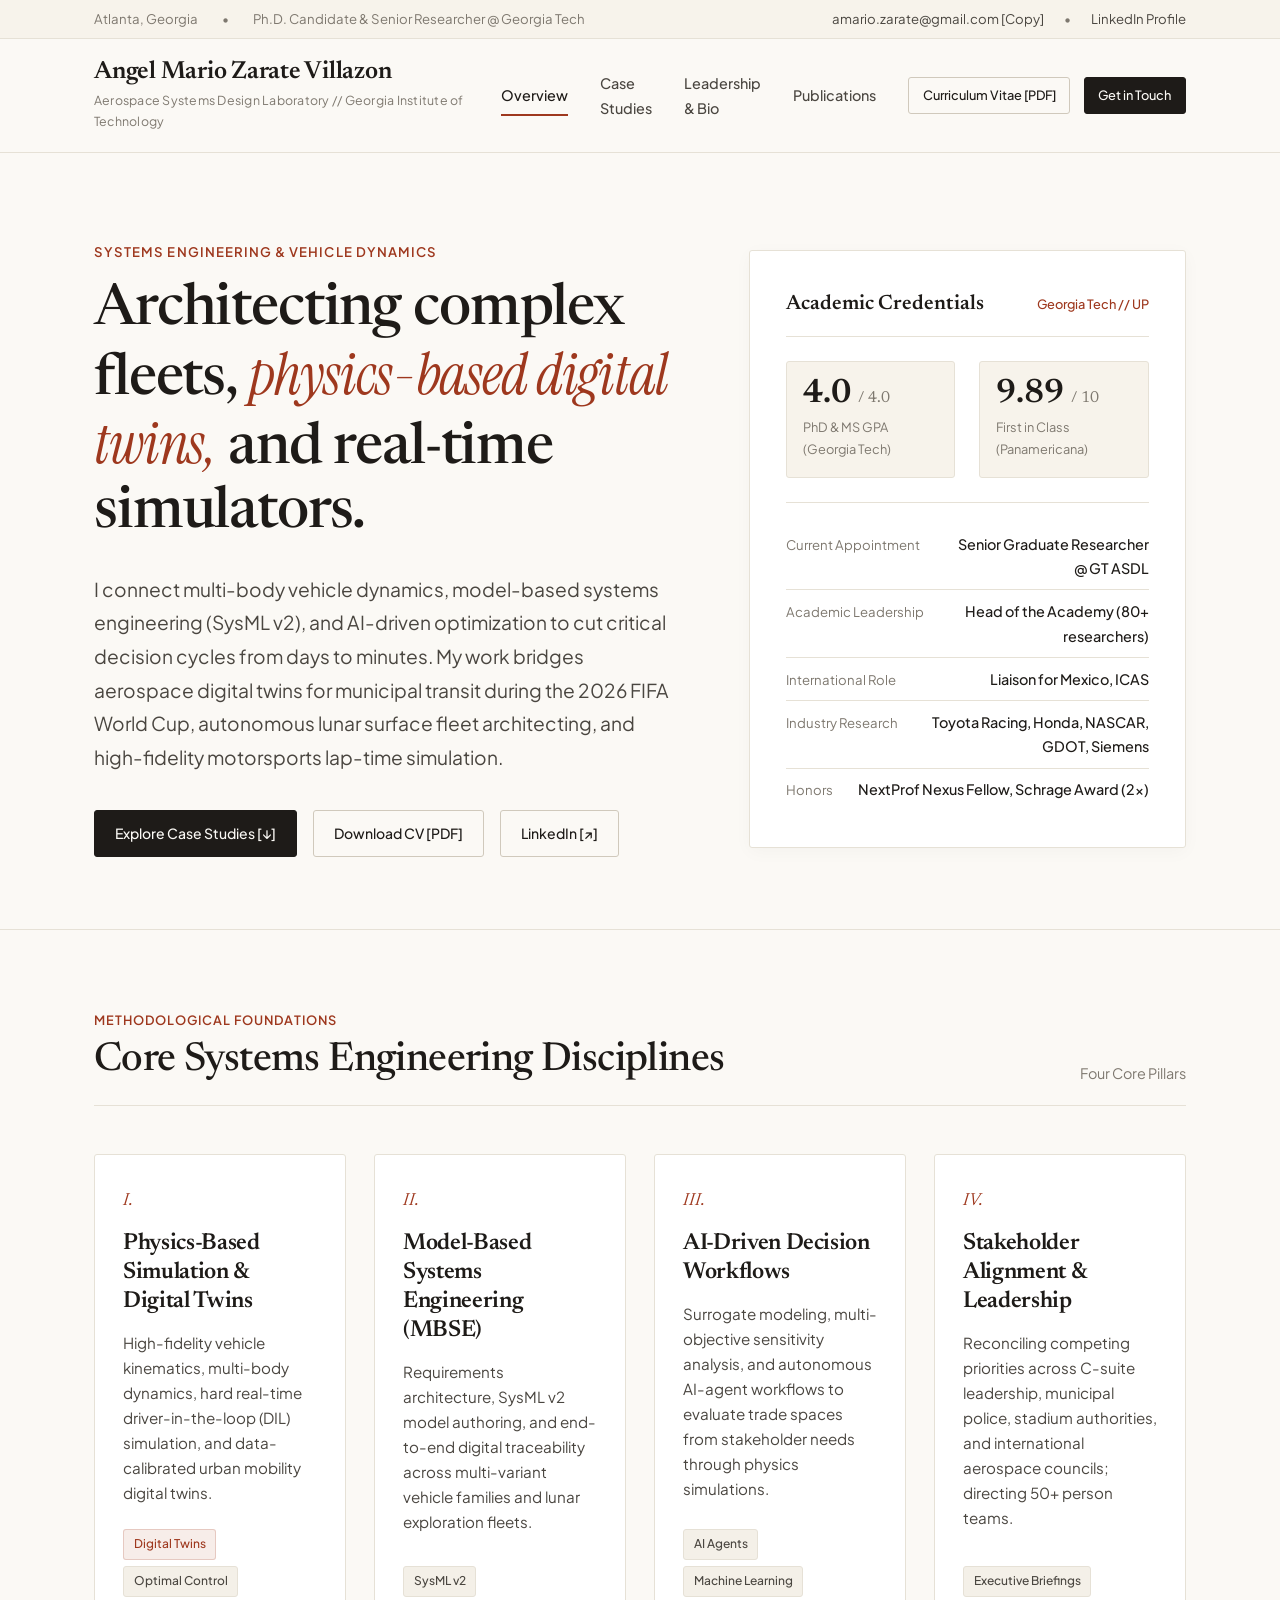
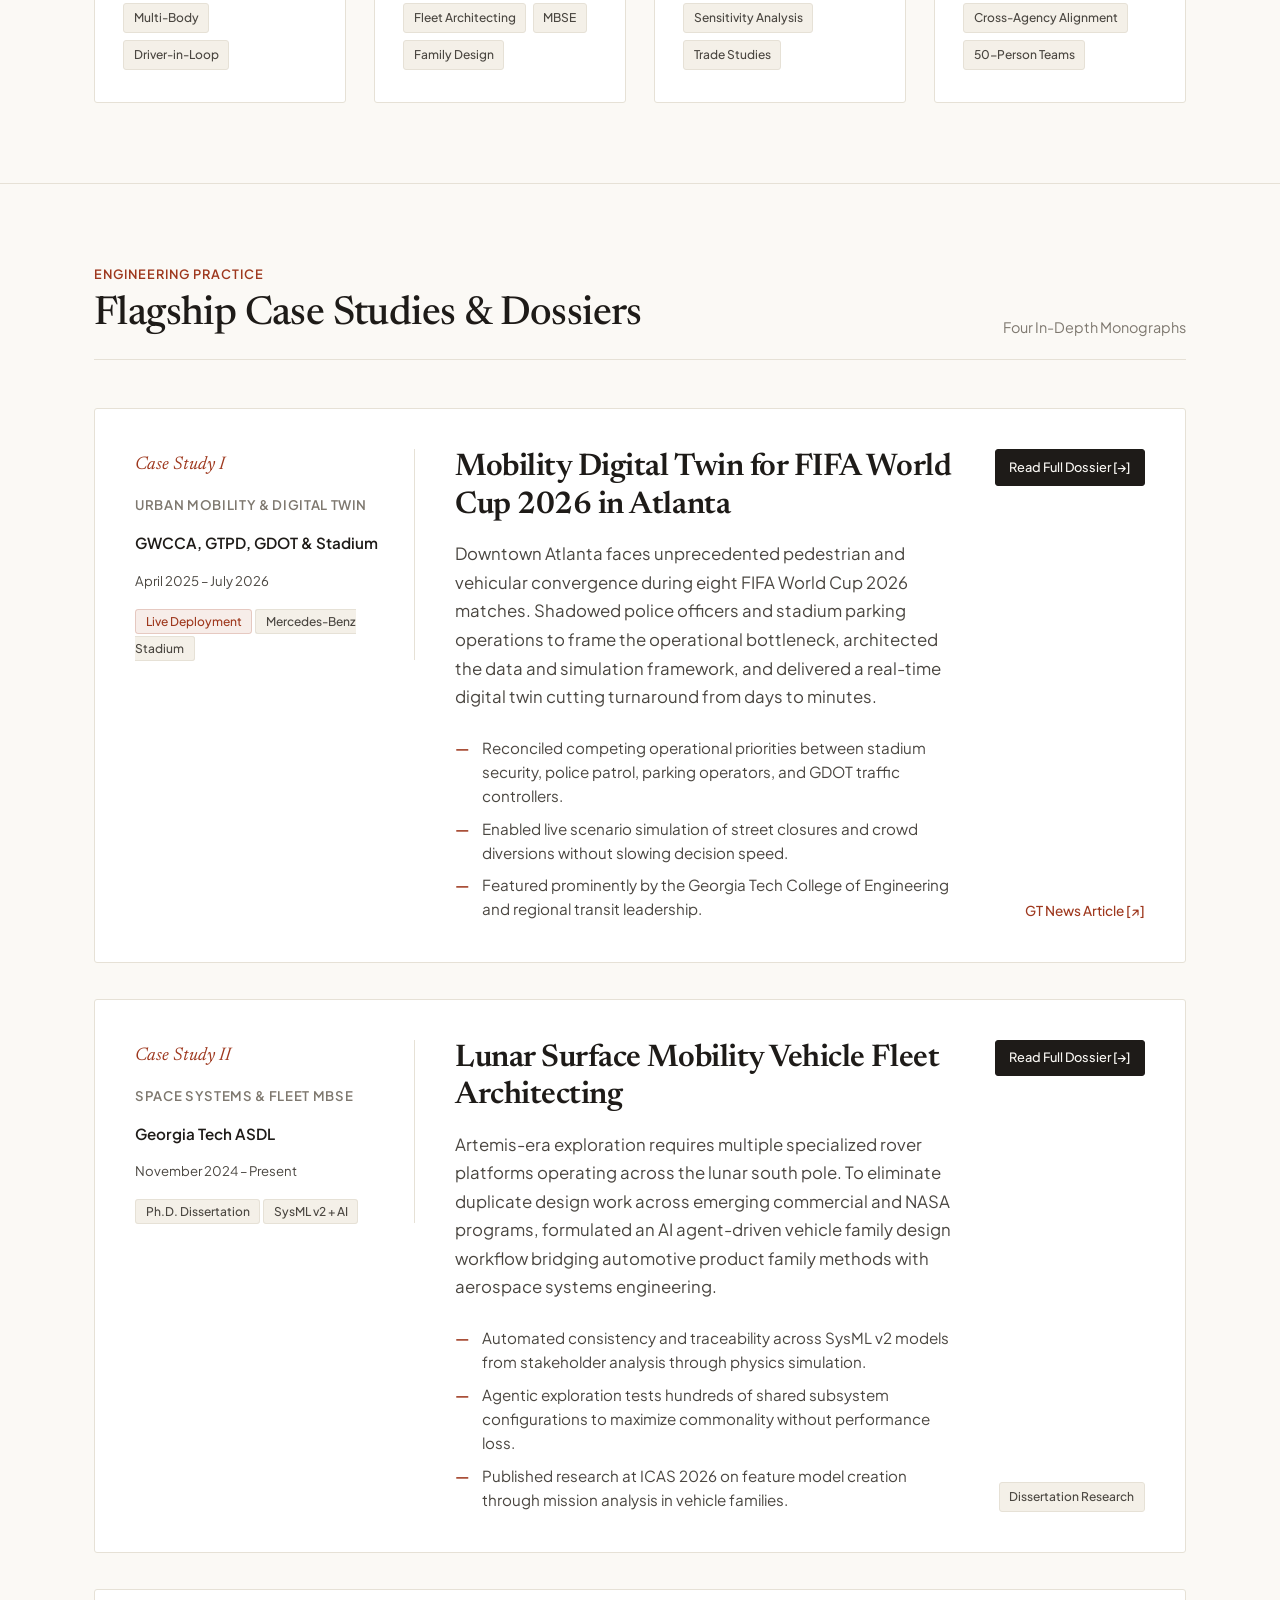
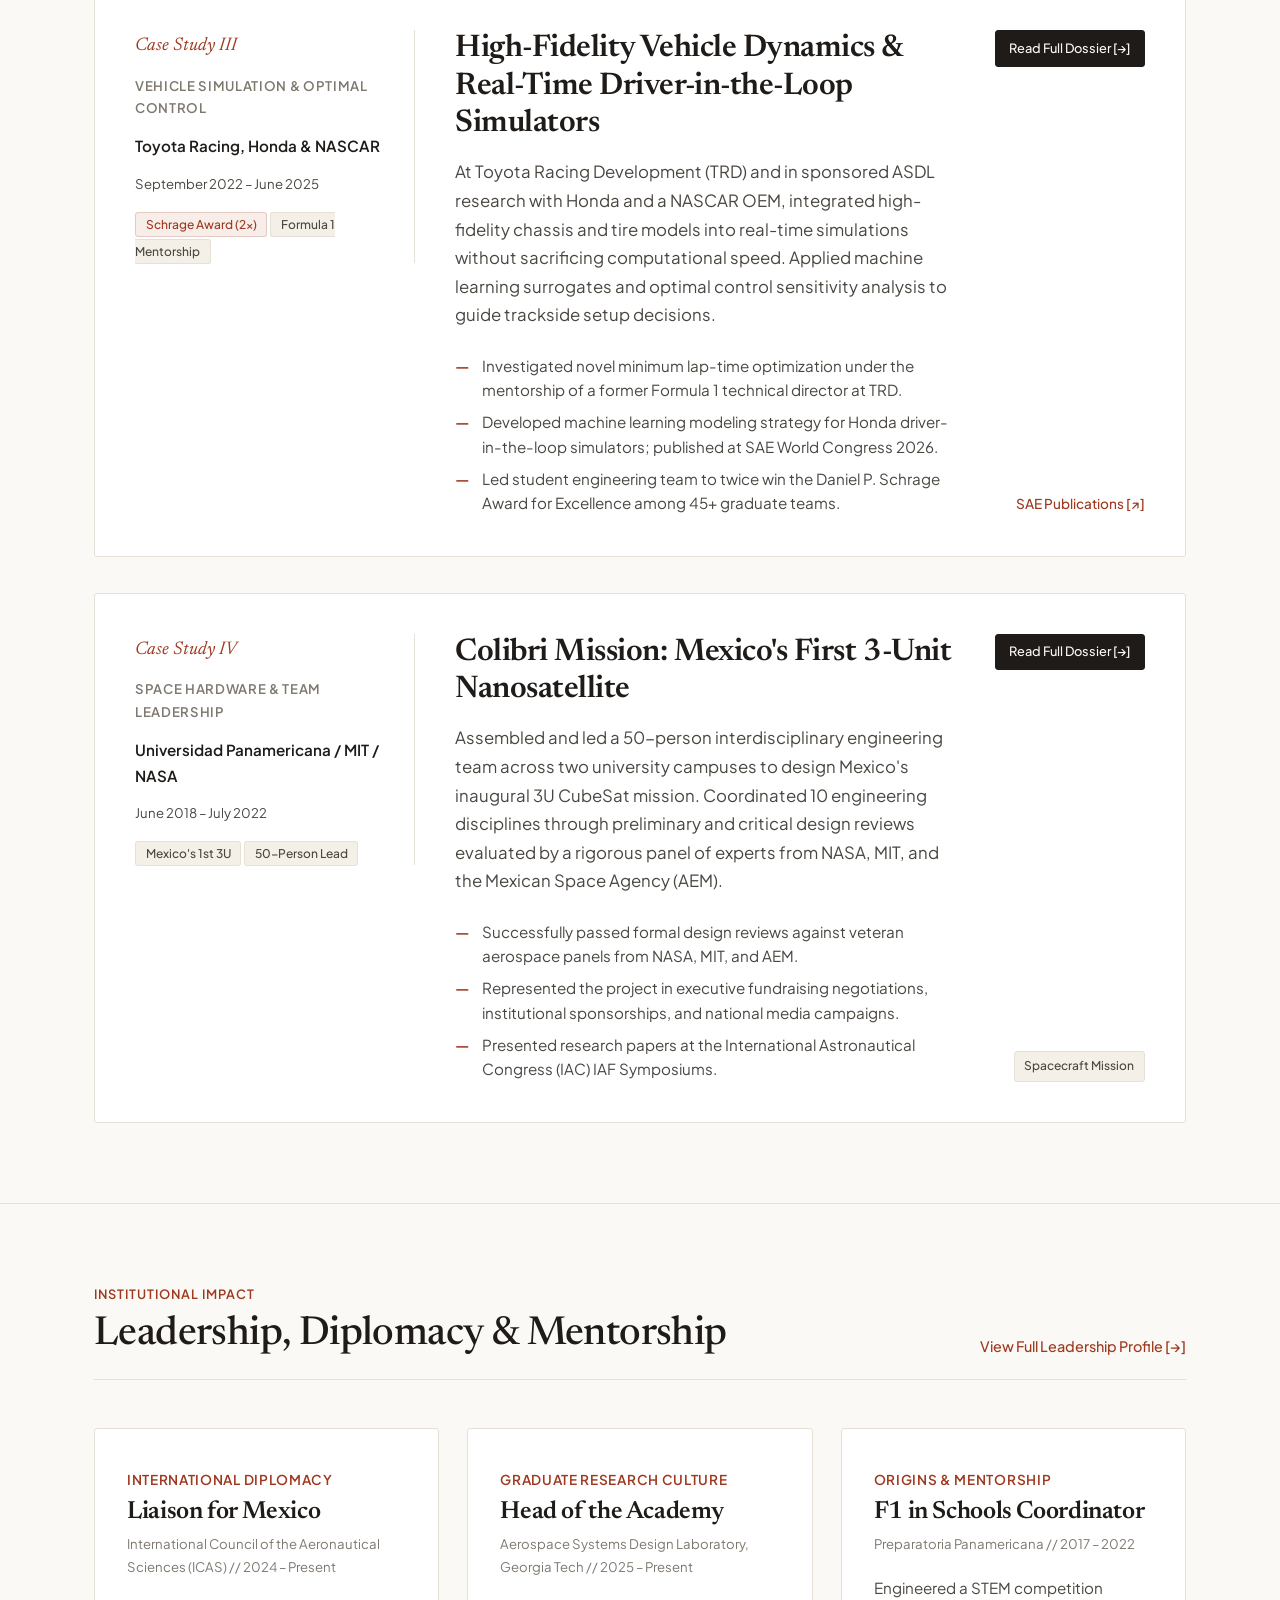
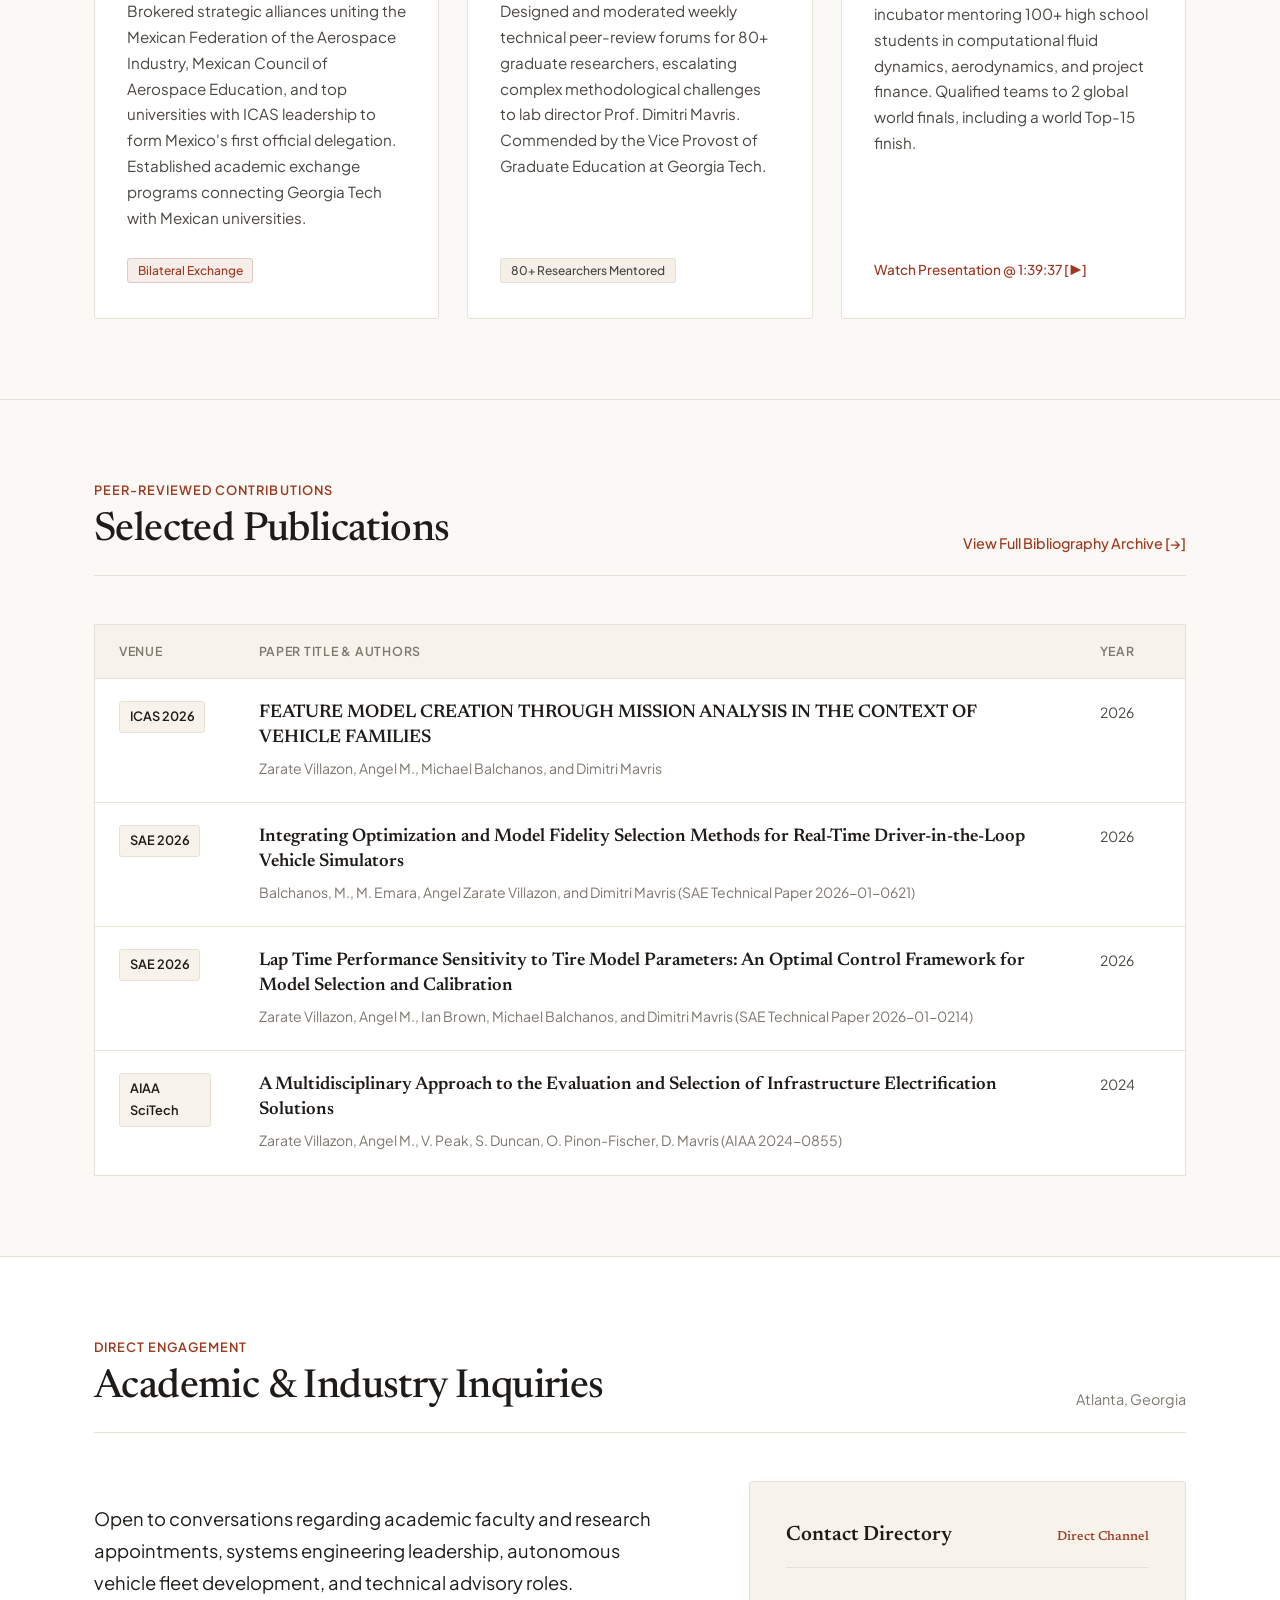
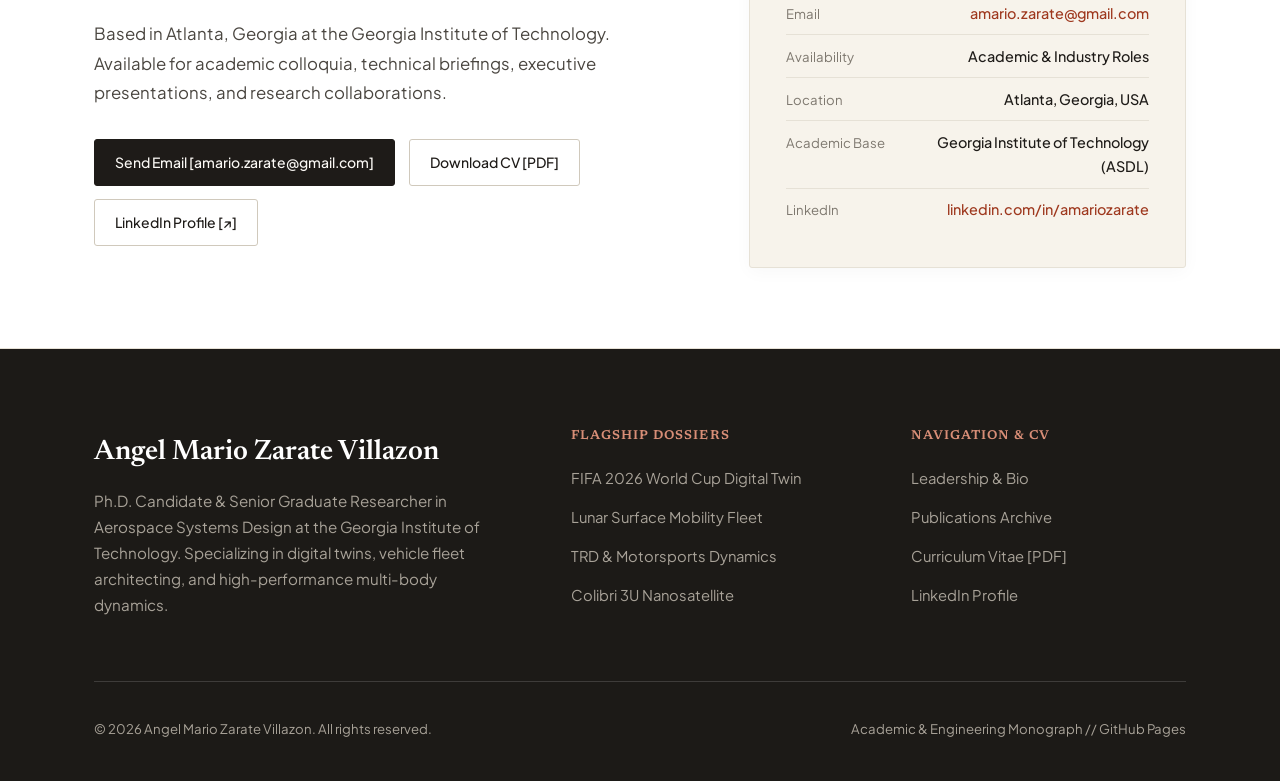
<file: index.html>
<!DOCTYPE html>
<html lang="en">
<head>
  <meta charset="UTF-8">
  <meta name="viewport" content="width=device-width, initial-scale=1.0">
  <title>Angel Mario Zarate Villazon | Systems Architect & Vehicle Dynamics Lead</title>
  <meta name="description" content="Personal academic & engineering monograph of Angel Mario Zarate Villazon. Systems architect, PhD candidate at Georgia Tech ASDL specializing in vehicle dynamics, digital twins, and fleet architecting.">
  <link rel="stylesheet" href="css/style.css">
  <link rel="icon" href="data:image/svg+xml,<svg xmlns=%22http://www.w3.org/2000/svg%22 viewBox=%220 0 100 100%22><text y=%22.9em%22 font-size=%2290%22>🏛️</text></svg>">
</head>
<body>

  <!-- Editorial Masthead Bar -->
  <aside class="masthead-bar" aria-label="Location and affiliation">
    <div class="masthead-inner">
      <div class="masthead-meta">
        <span>Atlanta, Georgia</span>
        <span>•</span>
        <span>Ph.D. Candidate & Senior Researcher @ Georgia Tech</span>
      </div>
      <div class="masthead-contact-links">
        <a href="mailto:amario.zarate@gmail.com" class="masthead-contact-link" data-copy="amario.zarate@gmail.com">amario.zarate@gmail.com [Copy]</a>
        <span>•</span>
        <a href="https://www.linkedin.com/in/amariozarate/" class="masthead-contact-link" target="_blank" rel="noopener">LinkedIn Profile</a>
      </div>
    </div>
  </aside>

  <!-- Primary Site Header -->
  <header class="site-header">
    <div class="header-container">
      <a href="index.html" class="brand-link">
        <span class="brand-title">Angel Mario Zarate Villazon</span>
        <span class="brand-subtitle">Aerospace Systems Design Laboratory // Georgia Institute of Technology</span>
      </a>

      <button class="mobile-toggle" aria-expanded="false" aria-label="Toggle navigation">Menu [≡]</button>

      <nav class="site-nav" aria-label="Main Navigation">
        <a href="index.html" class="nav-link active">Overview</a>
        <a href="#case-studies" class="nav-link">Case Studies</a>
        <a href="about.html" class="nav-link">Leadership & Bio</a>
        <a href="publications.html" class="nav-link">Publications</a>
        <div class="nav-actions">
          <a href="assets/Mario_Zarate_Resume.pdf" class="btn btn-outline btn-sm" target="_blank" rel="noopener">Curriculum Vitae [PDF]</a>
          <a href="#contact" class="btn btn-primary btn-sm">Get in Touch</a>
        </div>
      </nav>
    </div>
  </header>

  <!-- Main Content Body -->
  <main class="main-content">

    <!-- HERO SECTION -->
    <section class="hero-section">
      <div class="container hero-grid">
        <div class="hero-content">
          <span class="hero-intro-label">Systems Engineering & Vehicle Dynamics</span>
          <h1 class="hero-title">
            Architecting complex fleets, 
            <em>physics-based digital twins,</em> 
            and real-time simulators.
          </h1>
          <p class="hero-lead-text">
            I connect multi-body vehicle dynamics, model-based systems engineering (SysML v2), and AI-driven optimization to cut critical decision cycles from days to minutes. My work bridges aerospace digital twins for municipal transit during the 2026 FIFA World Cup, autonomous lunar surface fleet architecting, and high-fidelity motorsports lap-time simulation.
          </p>
          <div class="hero-actions">
            <a href="#case-studies" class="btn btn-primary">Explore Case Studies [↓]</a>
            <a href="assets/Mario_Zarate_Resume.pdf" class="btn btn-outline" target="_blank" rel="noopener">Download CV [PDF]</a>
            <a href="https://www.linkedin.com/in/amariozarate/" class="btn btn-outline" target="_blank" rel="noopener">LinkedIn [↗]</a>
          </div>
        </div>

        <!-- Academic Monograph Summary Card -->
        <div class="monograph-card">
          <div class="monograph-card-heading">
            <span>Academic Credentials</span>
            <span style="font-family: var(--font-sans); font-size: 0.8rem; font-weight: 500; color: var(--accent-sienna);">Georgia Tech // UP</span>
          </div>

          <div class="monograph-meta-row">
            <div class="monograph-stat">
              <div class="monograph-stat-num">4.0 <span>/ 4.0</span></div>
              <div class="monograph-stat-label">PhD & MS GPA (Georgia Tech)</div>
            </div>
            <div class="monograph-stat">
              <div class="monograph-stat-num">9.89 <span>/ 10</span></div>
              <div class="monograph-stat-label">First in Class (Panamericana)</div>
            </div>
          </div>

          <ul class="monograph-list">
            <li class="monograph-list-item">
              <span class="monograph-list-key">Current Appointment</span>
              <span class="monograph-list-val">Senior Graduate Researcher @ GT ASDL</span>
            </li>
            <li class="monograph-list-item">
              <span class="monograph-list-key">Academic Leadership</span>
              <span class="monograph-list-val">Head of the Academy (80+ researchers)</span>
            </li>
            <li class="monograph-list-item">
              <span class="monograph-list-key">International Role</span>
              <span class="monograph-list-val">Liaison for Mexico, ICAS</span>
            </li>
            <li class="monograph-list-item">
              <span class="monograph-list-key">Industry Research</span>
              <span class="monograph-list-val">Toyota Racing, Honda, NASCAR, GDOT, Siemens</span>
            </li>
            <li class="monograph-list-item">
              <span class="monograph-list-key">Honors</span>
              <span class="monograph-list-val">NextProf Nexus Fellow, Schrage Award (2x)</span>
            </li>
          </ul>
        </div>
      </div>
    </section>

    <!-- CORE DISCIPLINES SECTION -->
    <section class="section" id="capabilities">
      <div class="container">
        <div class="section-header">
          <div>
            <span class="section-eyebrow">Methodological Foundations</span>
            <h2 class="section-title">Core Systems Engineering Disciplines</h2>
          </div>
          <span style="font-size: 0.9rem; color: var(--ink-muted);">Four Core Pillars</span>
        </div>

        <div class="capabilities-grid">
          <!-- Pillar I -->
          <div class="capability-card">
            <span class="capability-num">I.</span>
            <h3 class="capability-title">Physics-Based Simulation & Digital Twins</h3>
            <p class="capability-desc">
              High-fidelity vehicle kinematics, multi-body dynamics, hard real-time driver-in-the-loop (DIL) simulation, and data-calibrated urban mobility digital twins.
            </p>
            <div class="capability-tags">
              <span class="badge badge-sienna">Digital Twins</span>
              <span class="badge">Optimal Control</span>
              <span class="badge">Multi-Body</span>
              <span class="badge">Driver-in-Loop</span>
            </div>
          </div>

          <!-- Pillar II -->
          <div class="capability-card">
            <span class="capability-num">II.</span>
            <h3 class="capability-title">Model-Based Systems Engineering (MBSE)</h3>
            <p class="capability-desc">
              Requirements architecture, SysML v2 model authoring, and end-to-end digital traceability across multi-variant vehicle families and lunar exploration fleets.
            </p>
            <div class="capability-tags">
              <span class="badge">SysML v2</span>
              <span class="badge">Fleet Architecting</span>
              <span class="badge">MBSE</span>
              <span class="badge">Family Design</span>
            </div>
          </div>

          <!-- Pillar III -->
          <div class="capability-card">
            <span class="capability-num">III.</span>
            <h3 class="capability-title">AI-Driven Decision Workflows</h3>
            <p class="capability-desc">
              Surrogate modeling, multi-objective sensitivity analysis, and autonomous AI-agent workflows to evaluate trade spaces from stakeholder needs through physics simulations.
            </p>
            <div class="capability-tags">
              <span class="badge">AI Agents</span>
              <span class="badge">Machine Learning</span>
              <span class="badge">Sensitivity Analysis</span>
              <span class="badge">Trade Studies</span>
            </div>
          </div>

          <!-- Pillar IV -->
          <div class="capability-card">
            <span class="capability-num">IV.</span>
            <h3 class="capability-title">Stakeholder Alignment & Leadership</h3>
            <p class="capability-desc">
              Reconciling competing priorities across C-suite leadership, municipal police, stadium authorities, and international aerospace councils; directing 50+ person teams.
            </p>
            <div class="capability-tags">
              <span class="badge">Executive Briefings</span>
              <span class="badge">Cross-Agency Alignment</span>
              <span class="badge">50-Person Teams</span>
            </div>
          </div>
        </div>
      </div>
    </section>

    <!-- FLAGSHIP CASE STUDIES -->
    <section class="section" id="case-studies">
      <div class="container">
        <div class="section-header">
          <div>
            <span class="section-eyebrow">Engineering Practice</span>
            <h2 class="section-title">Flagship Case Studies & Dossiers</h2>
          </div>
          <span style="font-size: 0.9rem; color: var(--ink-muted);">Four In-Depth Monographs</span>
        </div>

        <div class="case-study-list">

          <!-- Case Study 1: FIFA Mobility Digital Twin -->
          <article class="case-study-card">
            <div class="case-study-grid">
              <div class="case-study-meta">
                <span class="case-study-num">Case Study I</span>
                <span class="case-study-domain">Urban Mobility & Digital Twin</span>
                <span class="case-study-collaborators">GWCCA, GTPD, GDOT & Stadium</span>
                <span class="case-study-timeline">April 2025 – July 2026</span>
                <div style="margin-top: auto;">
                  <span class="badge badge-sienna">Live Deployment</span>
                  <span class="badge">Mercedes-Benz Stadium</span>
                </div>
              </div>

              <div class="case-study-body">
                <h3 class="case-study-title">Mobility Digital Twin for FIFA World Cup 2026 in Atlanta</h3>
                <p class="case-study-summary">
                  Downtown Atlanta faces unprecedented pedestrian and vehicular convergence during eight FIFA World Cup 2026 matches. Shadowed police officers and stadium parking operations to frame the operational bottleneck, architected the data and simulation framework, and delivered a real-time digital twin cutting turnaround from days to minutes.
                </p>
                <ul class="case-study-bullets">
                  <li class="case-study-bullet-item">Reconciled competing operational priorities between stadium security, police patrol, parking operators, and GDOT traffic controllers.</li>
                  <li class="case-study-bullet-item">Enabled live scenario simulation of street closures and crowd diversions without slowing decision speed.</li>
                  <li class="case-study-bullet-item">Featured prominently by the Georgia Tech College of Engineering and regional transit leadership.</li>
                </ul>
              </div>

              <div class="case-study-cta-col">
                <a href="dossiers/fifa-mobility-digital-twin.html" class="btn btn-primary btn-sm">Read Full Dossier [→]</a>
                <a href="https://coe.gatech.edu/news/2026/06/engineers-use-digital-twins-and-simulation-technology-support-atlantas-world-cup" class="link-out" target="_blank" rel="noopener">GT News Article [↗]</a>
              </div>
            </div>
          </article>

          <!-- Case Study 2: Lunar Surface Mobility Fleet Architecting -->
          <article class="case-study-card">
            <div class="case-study-grid">
              <div class="case-study-meta">
                <span class="case-study-num">Case Study II</span>
                <span class="case-study-domain">Space Systems & Fleet MBSE</span>
                <span class="case-study-collaborators">Georgia Tech ASDL</span>
                <span class="case-study-timeline">November 2024 – Present</span>
                <div style="margin-top: auto;">
                  <span class="badge">Ph.D. Dissertation</span>
                  <span class="badge">SysML v2 + AI</span>
                </div>
              </div>

              <div class="case-study-body">
                <h3 class="case-study-title">Lunar Surface Mobility Vehicle Fleet Architecting</h3>
                <p class="case-study-summary">
                  Artemis-era exploration requires multiple specialized rover platforms operating across the lunar south pole. To eliminate duplicate design work across emerging commercial and NASA programs, formulated an AI agent-driven vehicle family design workflow bridging automotive product family methods with aerospace systems engineering.
                </p>
                <ul class="case-study-bullets">
                  <li class="case-study-bullet-item">Automated consistency and traceability across SysML v2 models from stakeholder analysis through physics simulation.</li>
                  <li class="case-study-bullet-item">Agentic exploration tests hundreds of shared subsystem configurations to maximize commonality without performance loss.</li>
                  <li class="case-study-bullet-item">Published research at ICAS 2026 on feature model creation through mission analysis in vehicle families.</li>
                </ul>
              </div>

              <div class="case-study-cta-col">
                <a href="dossiers/lunar-surface-mobility-fleet.html" class="btn btn-primary btn-sm">Read Full Dossier [→]</a>
                <span class="badge">Dissertation Research</span>
              </div>
            </div>
          </article>

          <!-- Case Study 3: Motorsports & Automotive Vehicle Dynamics -->
          <article class="case-study-card">
            <div class="case-study-grid">
              <div class="case-study-meta">
                <span class="case-study-num">Case Study III</span>
                <span class="case-study-domain">Vehicle Simulation & Optimal Control</span>
                <span class="case-study-collaborators">Toyota Racing, Honda & NASCAR</span>
                <span class="case-study-timeline">September 2022 – June 2025</span>
                <div style="margin-top: auto;">
                  <span class="badge badge-sienna">Schrage Award (2x)</span>
                  <span class="badge">Formula 1 Mentorship</span>
                </div>
              </div>

              <div class="case-study-body">
                <h3 class="case-study-title">High-Fidelity Vehicle Dynamics & Real-Time Driver-in-the-Loop Simulators</h3>
                <p class="case-study-summary">
                  At Toyota Racing Development (TRD) and in sponsored ASDL research with Honda and a NASCAR OEM, integrated high-fidelity chassis and tire models into real-time simulations without sacrificing computational speed. Applied machine learning surrogates and optimal control sensitivity analysis to guide trackside setup decisions.
                </p>
                <ul class="case-study-bullets">
                  <li class="case-study-bullet-item">Investigated novel minimum lap-time optimization under the mentorship of a former Formula 1 technical director at TRD.</li>
                  <li class="case-study-bullet-item">Developed machine learning modeling strategy for Honda driver-in-the-loop simulators; published at SAE World Congress 2026.</li>
                  <li class="case-study-bullet-item">Led student engineering team to twice win the Daniel P. Schrage Award for Excellence among 45+ graduate teams.</li>
                </ul>
              </div>

              <div class="case-study-cta-col">
                <a href="dossiers/motorsports-vehicle-dynamics.html" class="btn btn-primary btn-sm">Read Full Dossier [→]</a>
                <a href="publications.html" class="link-out">SAE Publications [↗]</a>
              </div>
            </div>
          </article>

          <!-- Case Study 4: Colibri Nanosatellite Mission -->
          <article class="case-study-card">
            <div class="case-study-grid">
              <div class="case-study-meta">
                <span class="case-study-num">Case Study IV</span>
                <span class="case-study-domain">Space Hardware & Team Leadership</span>
                <span class="case-study-collaborators">Universidad Panamericana / MIT / NASA</span>
                <span class="case-study-timeline">June 2018 – July 2022</span>
                <div style="margin-top: auto;">
                  <span class="badge">Mexico's 1st 3U</span>
                  <span class="badge">50-Person Lead</span>
                </div>
              </div>

              <div class="case-study-body">
                <h3 class="case-study-title">Colibri Mission: Mexico's First 3-Unit Nanosatellite</h3>
                <p class="case-study-summary">
                  Assembled and led a 50-person interdisciplinary engineering team across two university campuses to design Mexico's inaugural 3U CubeSat mission. Coordinated 10 engineering disciplines through preliminary and critical design reviews evaluated by a rigorous panel of experts from NASA, MIT, and the Mexican Space Agency (AEM).
                </p>
                <ul class="case-study-bullets">
                  <li class="case-study-bullet-item">Successfully passed formal design reviews against veteran aerospace panels from NASA, MIT, and AEM.</li>
                  <li class="case-study-bullet-item">Represented the project in executive fundraising negotiations, institutional sponsorships, and national media campaigns.</li>
                  <li class="case-study-bullet-item">Presented research papers at the International Astronautical Congress (IAC) IAF Symposiums.</li>
                </ul>
              </div>

              <div class="case-study-cta-col">
                <a href="dossiers/colibri-nanosatellite.html" class="btn btn-primary btn-sm">Read Full Dossier [→]</a>
                <span class="badge">Spacecraft Mission</span>
              </div>
            </div>
          </article>

        </div>
      </div>
    </section>

    <!-- LEADERSHIP & DIPLOMACY -->
    <section class="section" id="leadership">
      <div class="container">
        <div class="section-header">
          <div>
            <span class="section-eyebrow">Institutional Impact</span>
            <h2 class="section-title">Leadership, Diplomacy & Mentorship</h2>
          </div>
          <a href="about.html" class="section-action">View Full Leadership Profile [→]</a>
        </div>

        <div class="leadership-grid">
          <!-- Card 1 -->
          <div class="lead-card">
            <div>
              <span class="lead-org-name">International Diplomacy</span>
              <h3 class="lead-role-title">Liaison for Mexico</h3>
              <p class="lead-tenure">International Council of the Aeronautical Sciences (ICAS) // 2024 – Present</p>
              <p class="lead-body-text">
                Brokered strategic alliances uniting the Mexican Federation of the Aerospace Industry, Mexican Council of Aerospace Education, and top universities with ICAS leadership to form Mexico's first official delegation. Established academic exchange programs connecting Georgia Tech with Mexican universities.
              </p>
            </div>
            <div>
              <span class="badge badge-sienna">Bilateral Exchange</span>
            </div>
          </div>

          <!-- Card 2 -->
          <div class="lead-card">
            <div>
              <span class="lead-org-name">Graduate Research Culture</span>
              <h3 class="lead-role-title">Head of the Academy</h3>
              <p class="lead-tenure">Aerospace Systems Design Laboratory, Georgia Tech // 2025 – Present</p>
              <p class="lead-body-text">
                Designed and moderated weekly technical peer-review forums for 80+ graduate researchers, escalating complex methodological challenges to lab director Prof. Dimitri Mavris. Commended by the Vice Provost of Graduate Education at Georgia Tech.
              </p>
            </div>
            <div>
              <span class="badge">80+ Researchers Mentored</span>
            </div>
          </div>

          <!-- Card 3 -->
          <div class="lead-card">
            <div>
              <span class="lead-org-name">Origins & Mentorship</span>
              <h3 class="lead-role-title">F1 in Schools Coordinator</h3>
              <p class="lead-tenure">Preparatoria Panamericana // 2017 – 2022</p>
              <p class="lead-body-text">
                Engineered a STEM competition incubator mentoring 100+ high school students in computational fluid dynamics, aerodynamics, and project finance. Qualified teams to 2 global world finals, including a world Top-15 finish.
              </p>
            </div>
            <div>
              <a href="https://www.youtube.com/live/wjviHreMOXs?si=mbhkr-73yLJqPtMr&t=5977" class="link-out" target="_blank" rel="noopener">Watch Presentation @ 1:39:37 [▶]</a>
            </div>
          </div>
        </div>
      </div>
    </section>

    <!-- SELECTED PUBLICATIONS PREVIEW -->
    <section class="section" id="publications">
      <div class="container">
        <div class="section-header">
          <div>
            <span class="section-eyebrow">Peer-Reviewed Contributions</span>
            <h2 class="section-title">Selected Publications</h2>
          </div>
          <a href="publications.html" class="section-action">View Full Bibliography Archive [→]</a>
        </div>

        <table class="pub-table" aria-label="Selected Publications Table">
          <thead>
            <tr>
              <th style="width: 140px;">Venue</th>
              <th>Paper Title & Authors</th>
              <th style="width: 110px;">Year</th>
            </tr>
          </thead>
          <tbody>
            <tr>
              <td><span class="pub-venue-badge">ICAS 2026</span></td>
              <td>
                <div class="pub-title-cell">FEATURE MODEL CREATION THROUGH MISSION ANALYSIS IN THE CONTEXT OF VEHICLE FAMILIES</div>
                <div class="pub-authors-cell">Zarate Villazon, Angel M., Michael Balchanos, and Dimitri Mavris</div>
              </td>
              <td class="pub-meta-cell">2026</td>
            </tr>
            <tr>
              <td><span class="pub-venue-badge">SAE 2026</span></td>
              <td>
                <div class="pub-title-cell">Integrating Optimization and Model Fidelity Selection Methods for Real-Time Driver-in-the-Loop Vehicle Simulators</div>
                <div class="pub-authors-cell">Balchanos, M., M. Emara, Angel Zarate Villazon, and Dimitri Mavris (SAE Technical Paper 2026-01-0621)</div>
              </td>
              <td class="pub-meta-cell">2026</td>
            </tr>
            <tr>
              <td><span class="pub-venue-badge">SAE 2026</span></td>
              <td>
                <div class="pub-title-cell">Lap Time Performance Sensitivity to Tire Model Parameters: An Optimal Control Framework for Model Selection and Calibration</div>
                <div class="pub-authors-cell">Zarate Villazon, Angel M., Ian Brown, Michael Balchanos, and Dimitri Mavris (SAE Technical Paper 2026-01-0214)</div>
              </td>
              <td class="pub-meta-cell">2026</td>
            </tr>
            <tr>
              <td><span class="pub-venue-badge">AIAA SciTech</span></td>
              <td>
                <div class="pub-title-cell">A Multidisciplinary Approach to the Evaluation and Selection of Infrastructure Electrification Solutions</div>
                <div class="pub-authors-cell">Zarate Villazon, Angel M., V. Peak, S. Duncan, O. Pinon-Fischer, D. Mavris (AIAA 2024-0855)</div>
              </td>
              <td class="pub-meta-cell">2024</td>
            </tr>
          </tbody>
        </table>
      </div>
    </section>

    <!-- CONTACT & ENGAGEMENT -->
    <section class="section" id="contact" style="background-color: var(--bg-surface);">
      <div class="container">
        <div class="section-header">
          <div>
            <span class="section-eyebrow">Direct Engagement</span>
            <h2 class="section-title">Academic & Industry Inquiries</h2>
          </div>
          <span style="font-size: 0.9rem; color: var(--ink-muted);">Atlanta, Georgia</span>
        </div>

        <div class="hero-grid" style="align-items: center;">
          <div>
            <p style="font-size: 1.15rem; color: var(--ink-primary); margin-bottom: 1.25rem;">
              Open to conversations regarding academic faculty and research appointments, systems engineering leadership, autonomous vehicle fleet development, and technical advisory roles.
            </p>
            <p style="margin-bottom: 2rem;">
              Based in Atlanta, Georgia at the Georgia Institute of Technology. Available for academic colloquia, technical briefings, executive presentations, and research collaborations.
            </p>
            <div style="display: flex; flex-wrap: wrap; gap: 0.85rem;">
              <a href="mailto:amario.zarate@gmail.com" class="btn btn-primary">Send Email [amario.zarate@gmail.com]</a>
              <a href="assets/Mario_Zarate_Resume.pdf" class="btn btn-outline" target="_blank" rel="noopener">Download CV [PDF]</a>
              <a href="https://www.linkedin.com/in/amariozarate/" class="btn btn-outline" target="_blank" rel="noopener">LinkedIn Profile [↗]</a>
            </div>
          </div>

          <div class="monograph-card" style="background-color: var(--bg-warm-tint);">
            <div class="monograph-card-heading">
              <span>Contact Directory</span>
              <span style="font-size: 0.8rem; font-weight: 500; color: var(--accent-sienna);">Direct Channel</span>
            </div>
            <ul class="monograph-list" style="border: none; padding-top: 0;">
              <li class="monograph-list-item">
                <span class="monograph-list-key">Email</span>
                <span class="monograph-list-val"><a href="mailto:amario.zarate@gmail.com" style="color: var(--accent-sienna);">amario.zarate@gmail.com</a></span>
              </li>
              <li class="monograph-list-item">
                <span class="monograph-list-key">Availability</span>
                <span class="monograph-list-val">Academic & Industry Roles</span>
              </li>
              <li class="monograph-list-item">
                <span class="monograph-list-key">Location</span>
                <span class="monograph-list-val">Atlanta, Georgia, USA</span>
              </li>
              <li class="monograph-list-item">
                <span class="monograph-list-key">Academic Base</span>
                <span class="monograph-list-val">Georgia Institute of Technology (ASDL)</span>
              </li>
              <li class="monograph-list-item">
                <span class="monograph-list-key">LinkedIn</span>
                <span class="monograph-list-val"><a href="https://www.linkedin.com/in/amariozarate/" target="_blank" rel="noopener" style="color: var(--accent-sienna);">linkedin.com/in/amariozarate</a></span>
              </li>
            </ul>
          </div>
        </div>
      </div>
    </section>

  </main>

  <!-- Site Footer -->
  <footer class="site-footer">
    <div class="container">
      <div class="footer-grid">
        <div>
          <span class="footer-brand-title">Angel Mario Zarate Villazon</span>
          <p class="footer-brand-desc">
            Ph.D. Candidate & Senior Graduate Researcher in Aerospace Systems Design at the Georgia Institute of Technology. Specializing in digital twins, vehicle fleet architecting, and high-performance multi-body dynamics.
          </p>
        </div>

        <div>
          <h4 class="footer-col-title">Flagship Dossiers</h4>
          <ul class="footer-nav-list">
            <li><a href="dossiers/fifa-mobility-digital-twin.html" class="footer-nav-link">FIFA 2026 World Cup Digital Twin</a></li>
            <li><a href="dossiers/lunar-surface-mobility-fleet.html" class="footer-nav-link">Lunar Surface Mobility Fleet</a></li>
            <li><a href="dossiers/motorsports-vehicle-dynamics.html" class="footer-nav-link">TRD & Motorsports Dynamics</a></li>
            <li><a href="dossiers/colibri-nanosatellite.html" class="footer-nav-link">Colibri 3U Nanosatellite</a></li>
          </ul>
        </div>

        <div>
          <h4 class="footer-col-title">Navigation & CV</h4>
          <ul class="footer-nav-list">
            <li><a href="about.html" class="footer-nav-link">Leadership & Bio</a></li>
            <li><a href="publications.html" class="footer-nav-link">Publications Archive</a></li>
            <li><a href="assets/Mario_Zarate_Resume.pdf" class="footer-nav-link" target="_blank" rel="noopener">Curriculum Vitae [PDF]</a></li>
            <li><a href="https://www.linkedin.com/in/amariozarate/" class="footer-nav-link" target="_blank" rel="noopener">LinkedIn Profile</a></li>
          </ul>
        </div>
      </div>

      <div class="footer-bottom">
        <span>© <span id="current-year">2026</span> Angel Mario Zarate Villazon. All rights reserved.</span>
        <span>Academic & Engineering Monograph // GitHub Pages</span>
      </div>
    </div>
  </footer>

  <script src="js/main.js"></script>
</body>
</html>
</file>
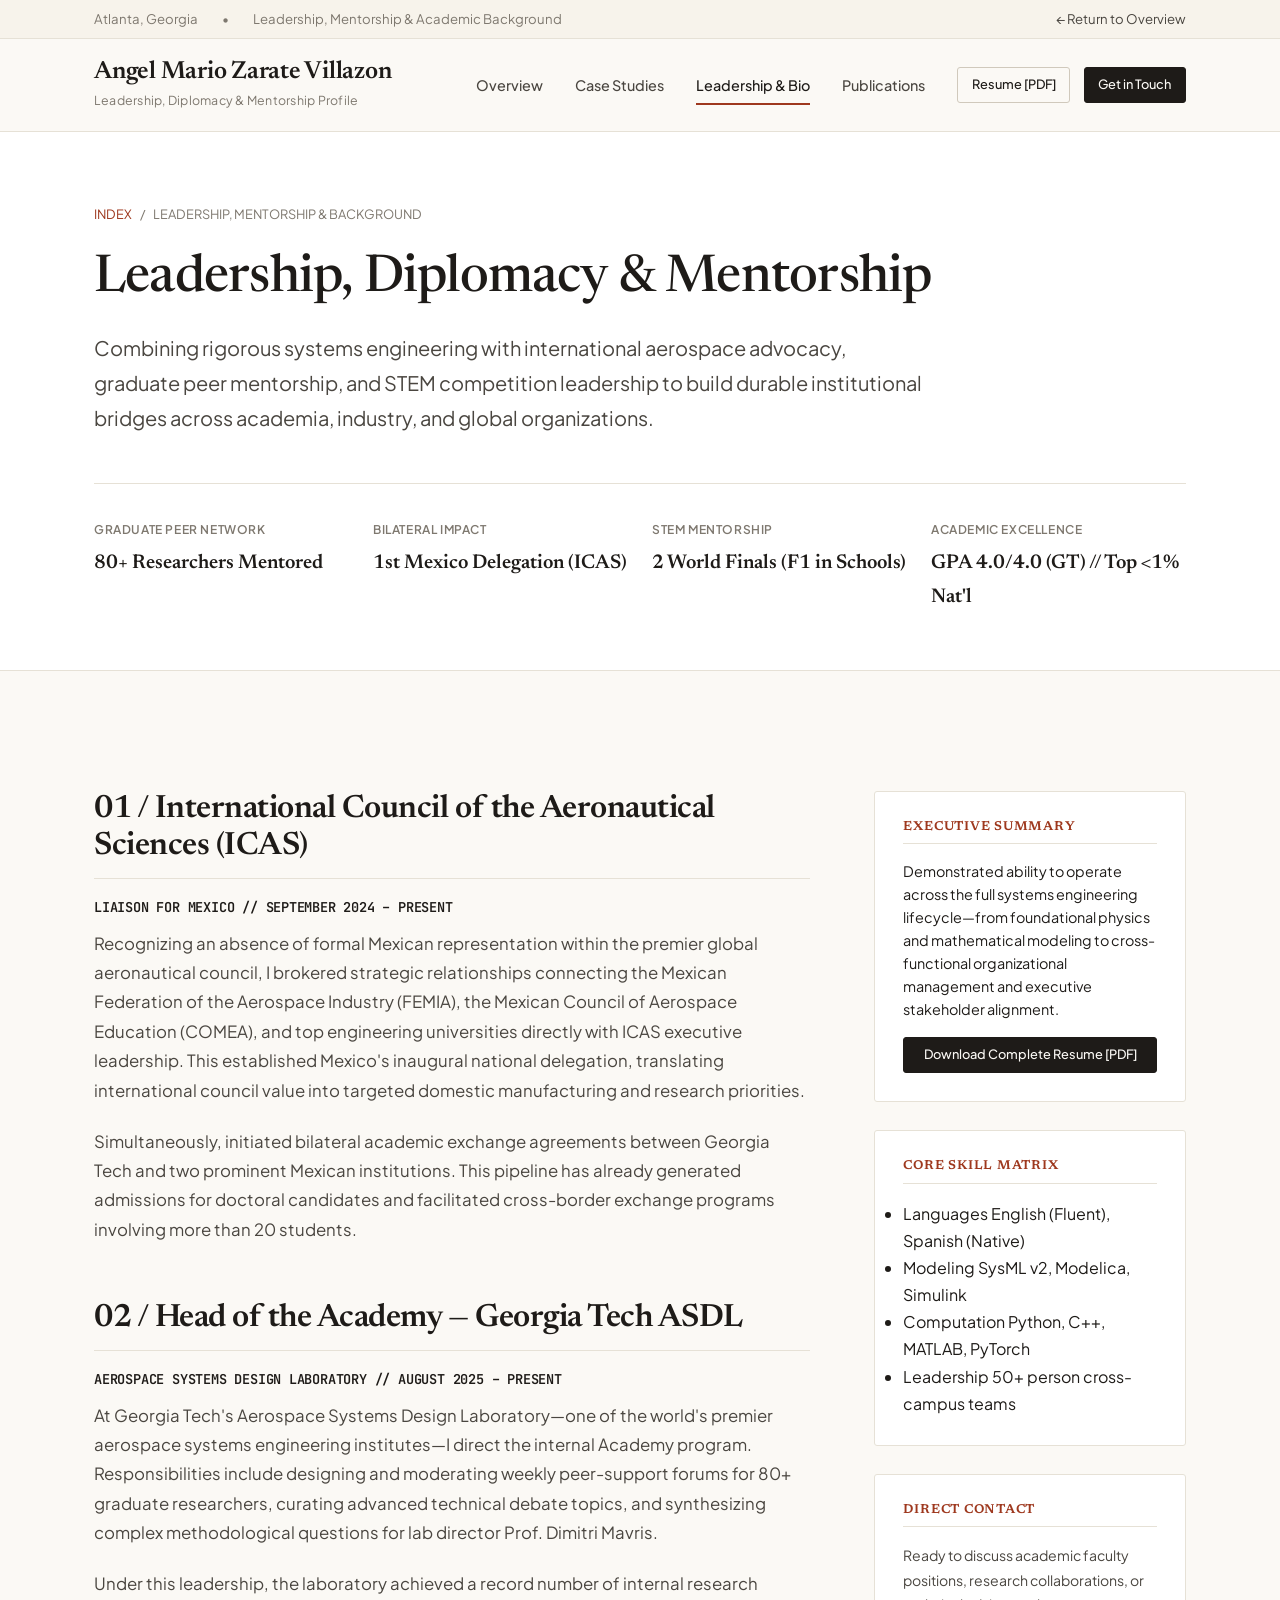
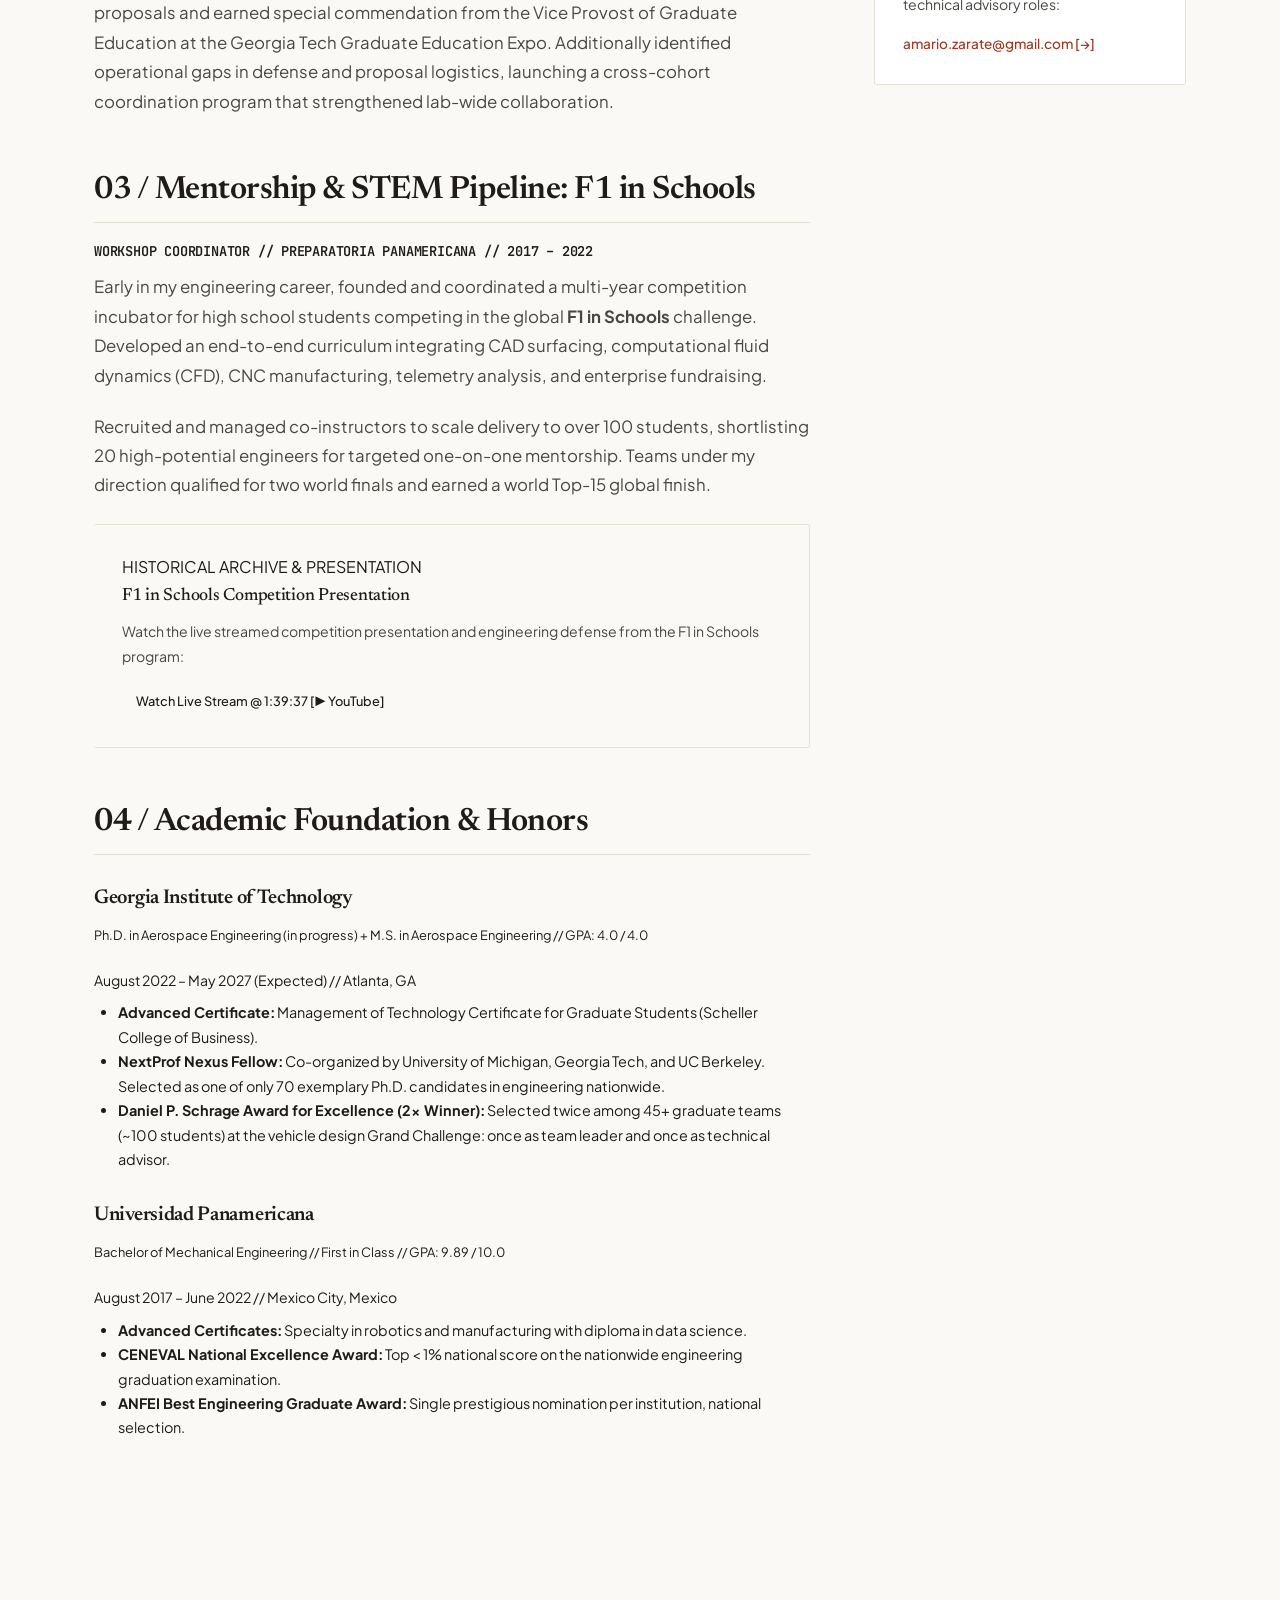
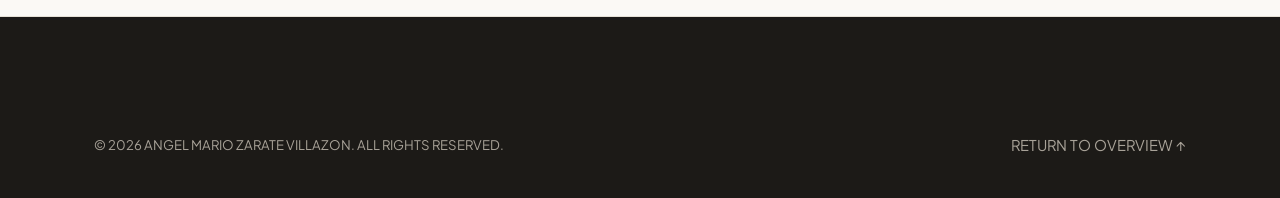
<file: about.html>
<!DOCTYPE html>
<html lang="en">
<head>
  <meta charset="UTF-8">
  <meta name="viewport" content="width=device-width, initial-scale=1.0">
  <title>Leadership, Mentorship & Bio | Angel Mario Zarate Villazon</title>
  <meta name="description" content="Academic background, international aerospace leadership, and mentorship profile of Angel Mario Zarate Villazon.">
  <link rel="stylesheet" href="css/style.css">
  <link rel="icon" href="data:image/svg+xml,<svg xmlns=%22http://www.w3.org/2000/svg%22 viewBox=%220 0 100 100%22><text y=%22.9em%22 font-size=%2290%22>⚡</text></svg>">
</head>
<body>

  <!-- Editorial Masthead Bar -->
  <aside class="masthead-bar" aria-label="Location and affiliation">
    <div class="masthead-inner">
      <div class="masthead-meta">
        <span>Atlanta, Georgia</span>
        <span>•</span>
        <span>Leadership, Mentorship & Academic Background</span>
      </div>
      <div class="masthead-contact-links">
        <a href="index.html" class="masthead-contact-link">← Return to Overview</a>
      </div>
    </div>
  </aside>

  <!-- Site Header -->
  <header class="site-header">
    <div class="header-container">
      <a href="index.html" class="brand-link">
        <span class="brand-title">Angel Mario Zarate Villazon</span>
        <span class="brand-subtitle">Leadership, Diplomacy & Mentorship Profile</span>
      </a>

      <button class="mobile-toggle" aria-expanded="false" aria-label="Toggle navigation">Menu [≡]</button>

      <nav class="site-nav">
        <a href="index.html" class="nav-link">Overview</a>
        <a href="index.html#case-studies" class="nav-link">Case Studies</a>
        <a href="about.html" class="nav-link active">Leadership & Bio</a>
        <a href="publications.html" class="nav-link">Publications</a>
        <div class="nav-actions">
          <a href="assets/Mario_Zarate_Resume.pdf" class="btn btn-outline btn-sm" target="_blank" rel="noopener">Resume [PDF]</a>
          <a href="index.html#contact" class="btn btn-primary btn-sm">Get in Touch</a>
        </div>
      </nav>
    </div>
  </header>

  <!-- Main Content -->
  <main class="main-content">

    <!-- Hero Header -->
    <section class="dossier-hero">
      <div class="container">
        <div class="breadcrumb">
          <a href="index.html">INDEX</a> / <span>LEADERSHIP, MENTORSHIP & BACKGROUND</span>
        </div>

        <h1 class="dossier-page-title">Leadership, Diplomacy & Mentorship</h1>
        <p class="dossier-page-lead">
          Combining rigorous systems engineering with international aerospace advocacy, graduate peer mentorship, and STEM competition leadership to build durable institutional bridges across academia, industry, and global organizations.
        </p>

        <!-- Stats Grid -->
        <div class="dossier-spec-grid">
          <div class="spec-item">
            <span class="spec-label">GRADUATE PEER NETWORK</span>
            <span class="spec-val">80+ Researchers Mentored</span>
          </div>
          <div class="spec-item">
            <span class="spec-label">BILATERAL IMPACT</span>
            <span class="spec-val">1st Mexico Delegation (ICAS)</span>
          </div>
          <div class="spec-item">
            <span class="spec-label">STEM MENTORSHIP</span>
            <span class="spec-val">2 World Finals (F1 in Schools)</span>
          </div>
          <div class="spec-item">
            <span class="spec-label">ACADEMIC EXCELLENCE</span>
            <span class="spec-val">GPA 4.0/4.0 (GT) // Top &lt;1% Nat'l</span>
          </div>
        </div>
      </div>
    </section>

    <!-- Leadership Section -->
    <div class="container" style="padding: 3.5rem 1.5rem;">
      <div class="dossier-content-grid">
        <div class="content-primary">

          <!-- Block 1: ICAS Mexico Liaison -->
          <article class="content-block">
            <h2>01 / International Council of the Aeronautical Sciences (ICAS)</h2>
            <h3 style="color: var(--accent-orange); margin-top: 0.5rem; font-family: var(--font-mono); font-size: 0.85rem; text-transform: uppercase;">
              Liaison for Mexico // September 2024 – Present
            </h3>
            <p>
              Recognizing an absence of formal Mexican representation within the premier global aeronautical council, I brokered strategic relationships connecting the Mexican Federation of the Aerospace Industry (FEMIA), the Mexican Council of Aerospace Education (COMEA), and top engineering universities directly with ICAS executive leadership. This established Mexico's inaugural national delegation, translating international council value into targeted domestic manufacturing and research priorities.
            </p>
            <p>
              Simultaneously, initiated bilateral academic exchange agreements between Georgia Tech and two prominent Mexican institutions. This pipeline has already generated admissions for doctoral candidates and facilitated cross-border exchange programs involving more than 20 students.
            </p>
          </article>

          <!-- Block 2: Head of the Academy -->
          <article class="content-block">
            <h2>02 / Head of the Academy — Georgia Tech ASDL</h2>
            <h3 style="color: var(--accent-orange); margin-top: 0.5rem; font-family: var(--font-mono); font-size: 0.85rem; text-transform: uppercase;">
              Aerospace Systems Design Laboratory // August 2025 – Present
            </h3>
            <p>
              At Georgia Tech's Aerospace Systems Design Laboratory—one of the world's premier aerospace systems engineering institutes—I direct the internal Academy program. Responsibilities include designing and moderating weekly peer-support forums for 80+ graduate researchers, curating advanced technical debate topics, and synthesizing complex methodological questions for lab director Prof. Dimitri Mavris.
            </p>
            <p>
              Under this leadership, the laboratory achieved a record number of internal research proposals and earned special commendation from the Vice Provost of Graduate Education at the Georgia Tech Graduate Education Expo. Additionally identified operational gaps in defense and proposal logistics, launching a cross-cohort coordination program that strengthened lab-wide collaboration.
            </p>
          </article>

          <!-- Block 3: F1 in Schools Mentorship & Origins -->
          <article class="content-block">
            <h2>03 / Mentorship & STEM Pipeline: F1 in Schools</h2>
            <h3 style="color: var(--accent-orange); margin-top: 0.5rem; font-family: var(--font-mono); font-size: 0.85rem; text-transform: uppercase;">
              Workshop Coordinator // Preparatoria Panamericana // 2017 – 2022
            </h3>
            <p>
              Early in my engineering career, founded and coordinated a multi-year competition incubator for high school students competing in the global <strong>F1 in Schools</strong> challenge. Developed an end-to-end curriculum integrating CAD surfacing, computational fluid dynamics (CFD), CNC manufacturing, telemetry analysis, and enterprise fundraising.
            </p>
            <p>
              Recruited and managed co-instructors to scale delivery to over 100 students, shortlisting 20 high-potential engineers for targeted one-on-one mentorship. Teams under my direction qualified for two world finals and earned a world Top-15 global finish.
            </p>

            <!-- Video Callout Card -->
            <div class="sidebar-card" style="margin-top: 1.5rem; border-left: 3px solid var(--accent-orange); background-color: var(--bg-canvas);">
              <span class="dossier-domain">HISTORICAL ARCHIVE & PRESENTATION</span>
              <h4 style="font-size: 1.1rem; margin: 0.4rem 0 0.75rem;">F1 in Schools Competition Presentation</h4>
              <p style="font-size: 0.88rem; margin-bottom: 1rem;">
                Watch the live streamed competition presentation and engineering defense from the F1 in Schools program:
              </p>
              <a href="https://www.youtube.com/live/wjviHreMOXs?si=mbhkr-73yLJqPtMr&t=5977" class="btn btn-orange btn-sm" target="_blank" rel="noopener">
                Watch Live Stream @ 1:39:37 [▶ YouTube]
              </a>
            </div>
          </article>

          <!-- Block 4: Education & Honors -->
          <article class="content-block">
            <h2>04 / Academic Foundation & Honors</h2>
            
            <div style="margin-bottom: 2rem;">
              <h3 style="font-size: 1.25rem;">Georgia Institute of Technology</h3>
              <p class="mono" style="font-size: 0.8rem; color: var(--accent-orange);">
                Ph.D. in Aerospace Engineering (in progress) + M.S. in Aerospace Engineering // GPA: 4.0 / 4.0
              </p>
              <p style="font-size: 0.88rem; color: var(--text-muted); margin-bottom: 0.5rem;">August 2022 – May 2027 (Expected) // Atlanta, GA</p>
              <ul style="margin-left: 1.5rem; font-size: 0.9rem; color: var(--text-secondary);">
                <li><strong>Advanced Certificate:</strong> Management of Technology Certificate for Graduate Students (Scheller College of Business).</li>
                <li><strong>NextProf Nexus Fellow:</strong> Co-organized by University of Michigan, Georgia Tech, and UC Berkeley. Selected as one of only 70 exemplary Ph.D. candidates in engineering nationwide.</li>
                <li><strong>Daniel P. Schrage Award for Excellence (2x Winner):</strong> Selected twice among 45+ graduate teams (~100 students) at the vehicle design Grand Challenge: once as team leader and once as technical advisor.</li>
              </ul>
            </div>

            <div style="margin-bottom: 2rem;">
              <h3 style="font-size: 1.25rem;">Universidad Panamericana</h3>
              <p class="mono" style="font-size: 0.8rem; color: var(--accent-orange);">
                Bachelor of Mechanical Engineering // First in Class // GPA: 9.89 / 10.0
              </p>
              <p style="font-size: 0.88rem; color: var(--text-muted); margin-bottom: 0.5rem;">August 2017 – June 2022 // Mexico City, Mexico</p>
              <ul style="margin-left: 1.5rem; font-size: 0.9rem; color: var(--text-secondary);">
                <li><strong>Advanced Certificates:</strong> Specialty in robotics and manufacturing with diploma in data science.</li>
                <li><strong>CENEVAL National Excellence Award:</strong> Top &lt; 1% national score on the nationwide engineering graduation examination.</li>
                <li><strong>ANFEI Best Engineering Graduate Award:</strong> Single prestigious nomination per institution, national selection.</li>
              </ul>
            </div>
          </article>

        </div>

        <!-- Sidebar Specifications -->
        <aside class="content-secondary">
          <div class="sidebar-card">
            <h3 class="sidebar-title">EXECUTIVE SUMMARY</h3>
            <p style="font-size: 0.9rem; color: var(--text-secondary); line-height: 1.6; margin-bottom: 1rem;">
              Demonstrated ability to operate across the full systems engineering lifecycle—from foundational physics and mathematical modeling to cross-functional organizational management and executive stakeholder alignment.
            </p>
            <a href="assets/Mario_Zarate_Resume.pdf" class="btn btn-primary btn-sm" style="width: 100%;" target="_blank" rel="noopener">
              Download Complete Resume [PDF]
            </a>
          </div>

          <div class="sidebar-card">
            <h3 class="sidebar-title">CORE SKILL MATRIX</h3>
            <ul class="telemetry-list" style="border: none; padding-top: 0;">
              <li class="telemetry-list-item">
                <span class="telemetry-list-key">Languages</span>
                <span class="telemetry-list-val">English (Fluent), Spanish (Native)</span>
              </li>
              <li class="telemetry-list-item">
                <span class="telemetry-list-key">Modeling</span>
                <span class="telemetry-list-val">SysML v2, Modelica, Simulink</span>
              </li>
              <li class="telemetry-list-item">
                <span class="telemetry-list-key">Computation</span>
                <span class="telemetry-list-val">Python, C++, MATLAB, PyTorch</span>
              </li>
              <li class="telemetry-list-item">
                <span class="telemetry-list-key">Leadership</span>
                <span class="telemetry-list-val">50+ person cross-campus teams</span>
              </li>
            </ul>
          </div>

          <div class="sidebar-card">
            <h3 class="sidebar-title">DIRECT CONTACT</h3>
            <p style="font-size: 0.88rem; margin-bottom: 0.75rem;">Ready to discuss academic faculty positions, research collaborations, or technical advisory roles:</p>
            <a href="mailto:amario.zarate@gmail.com" class="link-out">amario.zarate@gmail.com [→]</a>
          </div>
        </aside>
      </div>
    </div>

  </main>

  <!-- Site Footer -->
  <footer class="site-footer">
    <div class="container footer-bottom">
      <span>© 2026 ANGEL MARIO ZARATE VILLAZON. ALL RIGHTS RESERVED.</span>
      <a href="index.html" class="footer-nav-link">RETURN TO OVERVIEW ↑</a>
    </div>
  </footer>

  <script src="js/main.js"></script>
</body>
</html>
</file>
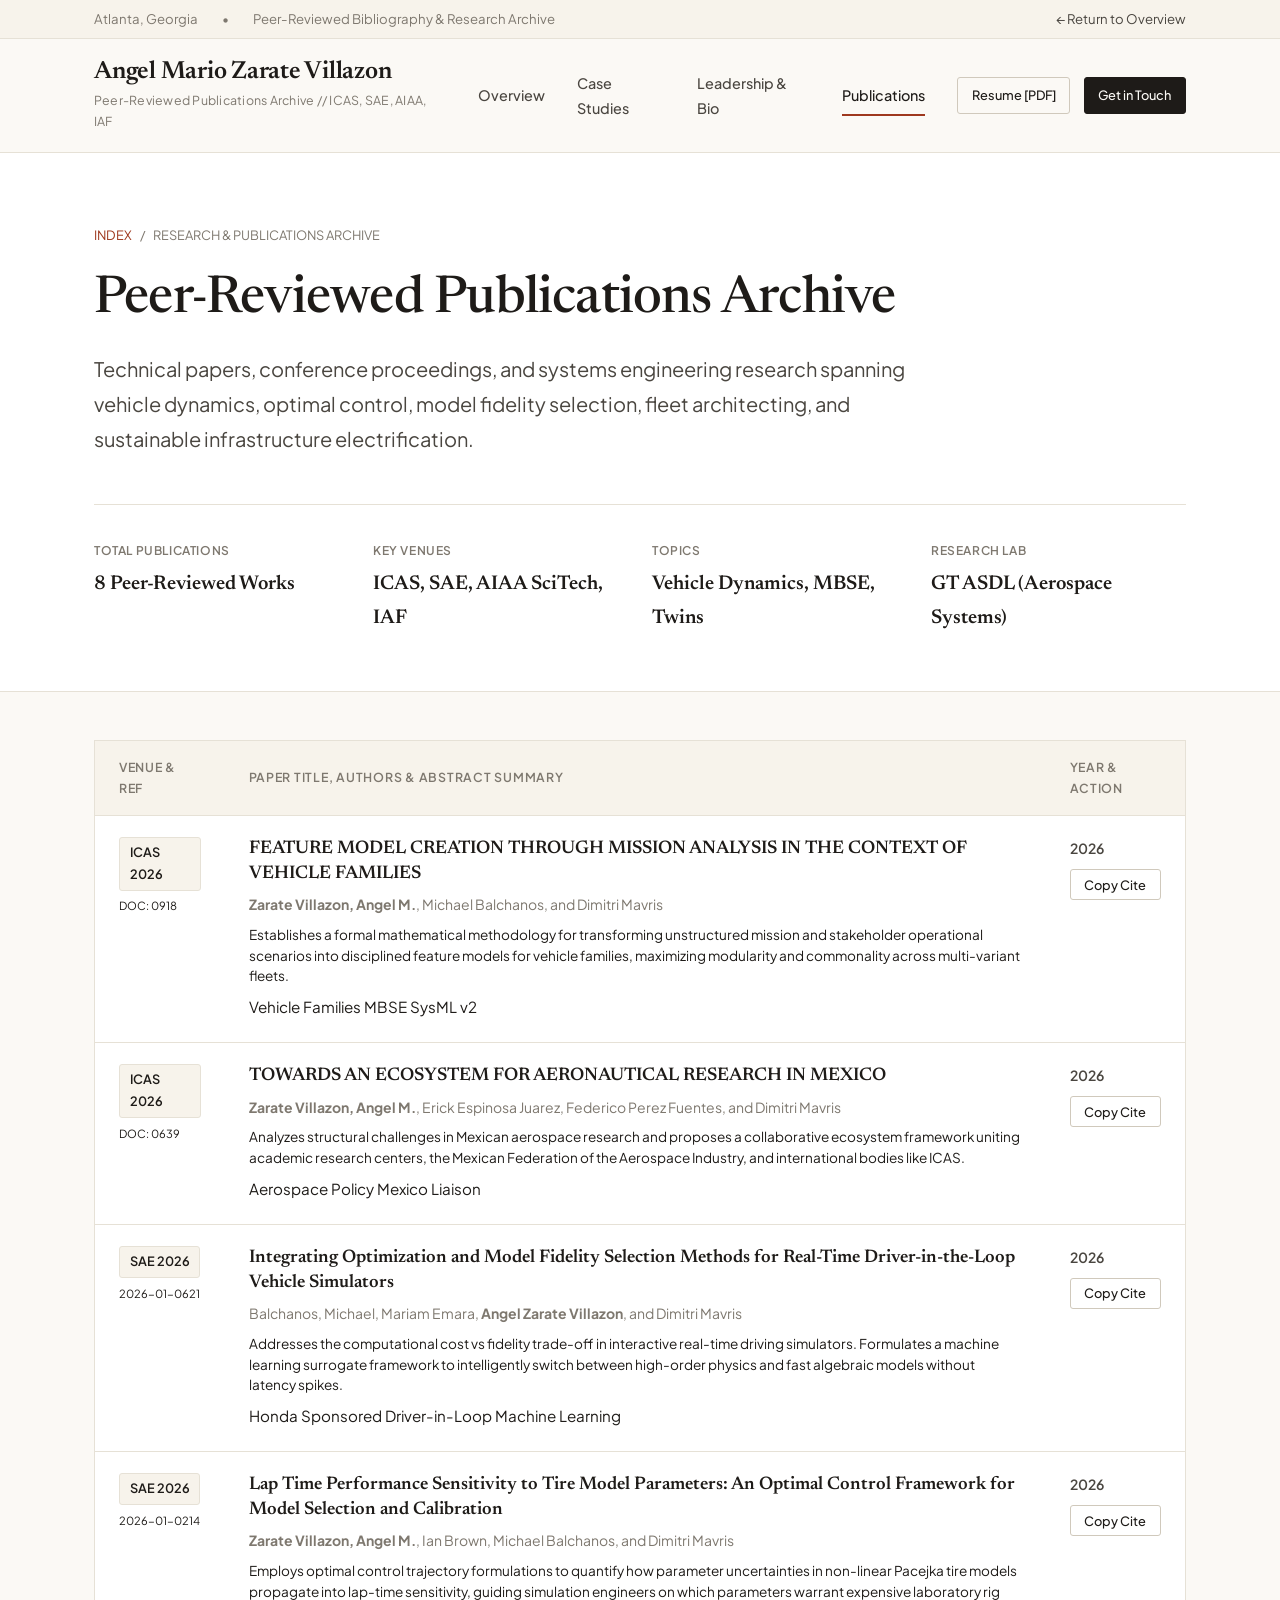
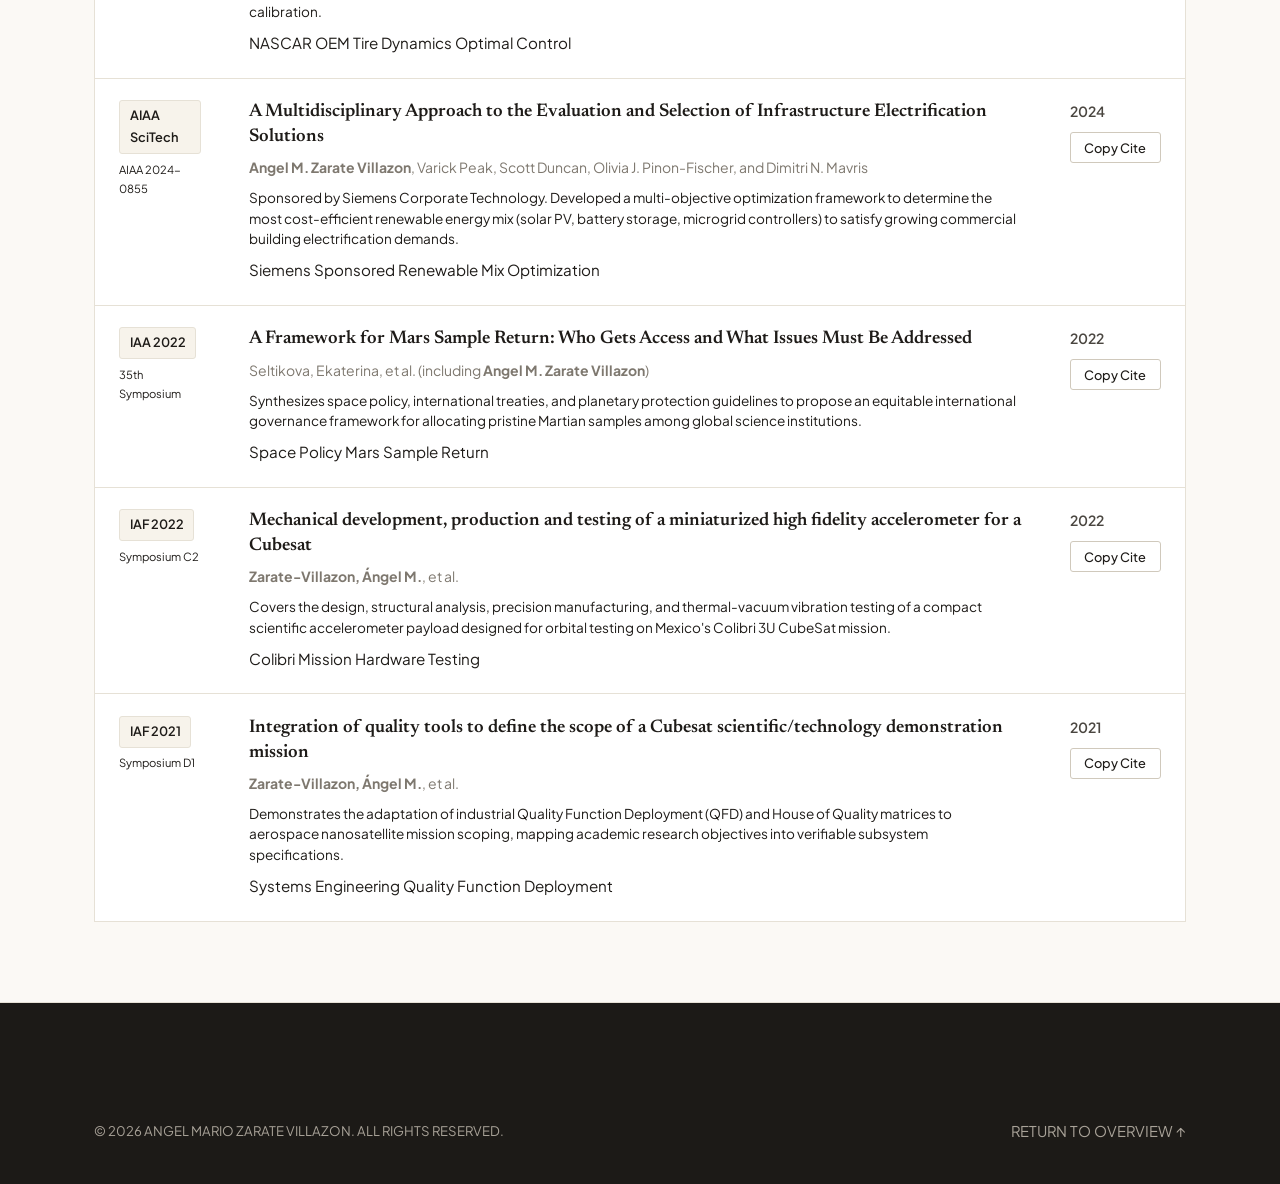
<file: publications.html>
<!DOCTYPE html>
<html lang="en">
<head>
  <meta charset="UTF-8">
  <meta name="viewport" content="width=device-width, initial-scale=1.0">
  <title>Publications Archive | Angel Mario Zarate Villazon</title>
  <meta name="description" content="Complete peer-reviewed publications archive of Angel Mario Zarate Villazon across ICAS, SAE, AIAA SciTech, and IAF.">
  <link rel="stylesheet" href="css/style.css">
  <link rel="icon" href="data:image/svg+xml,<svg xmlns=%22http://www.w3.org/2000/svg%22 viewBox=%220 0 100 100%22><text y=%22.9em%22 font-size=%2290%22>⚡</text></svg>">
</head>
<body>

  <!-- Editorial Masthead Bar -->
  <aside class="masthead-bar" aria-label="Location and affiliation">
    <div class="masthead-inner">
      <div class="masthead-meta">
        <span>Atlanta, Georgia</span>
        <span>•</span>
        <span>Peer-Reviewed Bibliography & Research Archive</span>
      </div>
      <div class="masthead-contact-links">
        <a href="index.html" class="masthead-contact-link">← Return to Overview</a>
      </div>
    </div>
  </aside>

  <!-- Site Header -->
  <header class="site-header">
    <div class="header-container">
      <a href="index.html" class="brand-link">
        <span class="brand-title">Angel Mario Zarate Villazon</span>
        <span class="brand-subtitle">Peer-Reviewed Publications Archive // ICAS, SAE, AIAA, IAF</span>
      </a>

      <button class="mobile-toggle" aria-expanded="false" aria-label="Toggle navigation">Menu [≡]</button>

      <nav class="site-nav">
        <a href="index.html" class="nav-link">Overview</a>
        <a href="index.html#case-studies" class="nav-link">Case Studies</a>
        <a href="about.html" class="nav-link">Leadership & Bio</a>
        <a href="publications.html" class="nav-link active">Publications</a>
        <div class="nav-actions">
          <a href="assets/Mario_Zarate_Resume.pdf" class="btn btn-outline btn-sm" target="_blank" rel="noopener">Resume [PDF]</a>
          <a href="index.html#contact" class="btn btn-primary btn-sm">Get in Touch</a>
        </div>
      </nav>
    </div>
  </header>

  <!-- Main Content -->
  <main class="main-content">

    <!-- Hero Header -->
    <section class="dossier-hero">
      <div class="container">
        <div class="breadcrumb">
          <a href="index.html">INDEX</a> / <span>RESEARCH & PUBLICATIONS ARCHIVE</span>
        </div>

        <h1 class="dossier-page-title">Peer-Reviewed Publications Archive</h1>
        <p class="dossier-page-lead">
          Technical papers, conference proceedings, and systems engineering research spanning vehicle dynamics, optimal control, model fidelity selection, fleet architecting, and sustainable infrastructure electrification.
        </p>

        <!-- Stats Grid -->
        <div class="dossier-spec-grid">
          <div class="spec-item">
            <span class="spec-label">TOTAL PUBLICATIONS</span>
            <span class="spec-val">8 Peer-Reviewed Works</span>
          </div>
          <div class="spec-item">
            <span class="spec-label">KEY VENUES</span>
            <span class="spec-val">ICAS, SAE, AIAA SciTech, IAF</span>
          </div>
          <div class="spec-item">
            <span class="spec-label">TOPICS</span>
            <span class="spec-val">Vehicle Dynamics, MBSE, Twins</span>
          </div>
          <div class="spec-item">
            <span class="spec-label">RESEARCH LAB</span>
            <span class="spec-val">GT ASDL (Aerospace Systems)</span>
          </div>
        </div>
      </div>
    </section>

    <!-- Publications List Section -->
    <section class="section" style="padding-top: 3rem;">
      <div class="container">

        <table class="pub-table" aria-label="Full Publications Archive">
          <thead>
            <tr>
              <th style="width: 130px;">Venue & Ref</th>
              <th>Paper Title, Authors & Abstract Summary</th>
              <th style="width: 140px;">Year & Action</th>
            </tr>
          </thead>
          <tbody>

            <!-- Paper 1: Feature Model Creation (ICAS 2026) -->
            <tr>
              <td>
                <span class="pub-venue-badge">ICAS 2026</span>
                <div class="mono" style="font-size: 0.7rem; color: var(--text-muted); margin-top: 0.35rem;">DOC: 0918</div>
              </td>
              <td>
                <div class="pub-title-cell">FEATURE MODEL CREATION THROUGH MISSION ANALYSIS IN THE CONTEXT OF VEHICLE FAMILIES</div>
                <div class="pub-authors-cell" style="margin-bottom: 0.5rem;">
                  <strong>Zarate Villazon, Angel M.</strong>, Michael Balchanos, and Dimitri Mavris
                </div>
                <p style="font-size: 0.85rem; color: var(--text-secondary); line-height: 1.5;">
                  Establishes a formal mathematical methodology for transforming unstructured mission and stakeholder operational scenarios into disciplined feature models for vehicle families, maximizing modularity and commonality across multi-variant fleets.
                </p>
                <div style="margin-top: 0.5rem;">
                  <span class="tag tag-navy">Vehicle Families</span>
                  <span class="tag">MBSE</span>
                  <span class="tag">SysML v2</span>
                </div>
              </td>
              <td class="pub-meta-cell">
                <span style="display: block; font-weight: 600; margin-bottom: 0.5rem;">2026</span>
                <button class="btn btn-outline btn-sm" data-copy="Zarate Villazon, Angel M., Michael Balchanos, and Dimitri Mavris. 'FEATURE MODEL CREATION THROUGH MISSION ANALYSIS IN THE CONTEXT OF VEHICLE FAMILIES', ICAS2026 0918, 2026.">Copy Cite</button>
              </td>
            </tr>

            <!-- Paper 2: Ecosystem for Aeronautical Research in Mexico (ICAS 2026) -->
            <tr>
              <td>
                <span class="pub-venue-badge">ICAS 2026</span>
                <div class="mono" style="font-size: 0.7rem; color: var(--text-muted); margin-top: 0.35rem;">DOC: 0639</div>
              </td>
              <td>
                <div class="pub-title-cell">TOWARDS AN ECOSYSTEM FOR AERONAUTICAL RESEARCH IN MEXICO</div>
                <div class="pub-authors-cell" style="margin-bottom: 0.5rem;">
                  <strong>Zarate Villazon, Angel M.</strong>, Erick Espinosa Juarez, Federico Perez Fuentes, and Dimitri Mavris
                </div>
                <p style="font-size: 0.85rem; color: var(--text-secondary); line-height: 1.5;">
                  Analyzes structural challenges in Mexican aerospace research and proposes a collaborative ecosystem framework uniting academic research centers, the Mexican Federation of the Aerospace Industry, and international bodies like ICAS.
                </p>
                <div style="margin-top: 0.5rem;">
                  <span class="tag tag-orange">Aerospace Policy</span>
                  <span class="tag">Mexico Liaison</span>
                </div>
              </td>
              <td class="pub-meta-cell">
                <span style="display: block; font-weight: 600; margin-bottom: 0.5rem;">2026</span>
                <button class="btn btn-outline btn-sm" data-copy="Zarate Villazon, Angel M., Erick Espinosa Juarez, Federico Perez Fuentes, and Dimitri Mavris. 'TOWARDS AN ECOSYSTEM FOR AERONAUTICAL RESEARCH IN MEXICO', ICAS2026 0639, 2026.">Copy Cite</button>
              </td>
            </tr>

            <!-- Paper 3: Driver in Loop Model Fidelity (SAE 2026) -->
            <tr>
              <td>
                <span class="pub-venue-badge">SAE 2026</span>
                <div class="mono" style="font-size: 0.7rem; color: var(--text-muted); margin-top: 0.35rem;">2026-01-0621</div>
              </td>
              <td>
                <div class="pub-title-cell">Integrating Optimization and Model Fidelity Selection Methods for Real-Time Driver-in-the-Loop Vehicle Simulators</div>
                <div class="pub-authors-cell" style="margin-bottom: 0.5rem;">
                  Balchanos, Michael, Mariam Emara, <strong>Angel Zarate Villazon</strong>, and Dimitri Mavris
                </div>
                <p style="font-size: 0.85rem; color: var(--text-secondary); line-height: 1.5;">
                  Addresses the computational cost vs fidelity trade-off in interactive real-time driving simulators. Formulates a machine learning surrogate framework to intelligently switch between high-order physics and fast algebraic models without latency spikes.
                </p>
                <div style="margin-top: 0.5rem;">
                  <span class="tag tag-orange">Honda Sponsored</span>
                  <span class="tag">Driver-in-Loop</span>
                  <span class="tag">Machine Learning</span>
                </div>
              </td>
              <td class="pub-meta-cell">
                <span style="display: block; font-weight: 600; margin-bottom: 0.5rem;">2026</span>
                <button class="btn btn-outline btn-sm" data-copy="Balchanos, Michael, Mariam Emara, Angel Zarate Villazon, and Dimitri Mavris, 'Integrating Optimization and Model Fidelity Selection Methods for Real-Time Driver-in-the-Loop Vehicle Simulators,' SAE Technical Paper 2026-01-0621, 2026.">Copy Cite</button>
              </td>
            </tr>

            <!-- Paper 4: Tire Model Sensitivity (SAE 2026) -->
            <tr>
              <td>
                <span class="pub-venue-badge">SAE 2026</span>
                <div class="mono" style="font-size: 0.7rem; color: var(--text-muted); margin-top: 0.35rem;">2026-01-0214</div>
              </td>
              <td>
                <div class="pub-title-cell">Lap Time Performance Sensitivity to Tire Model Parameters: An Optimal Control Framework for Model Selection and Calibration</div>
                <div class="pub-authors-cell" style="margin-bottom: 0.5rem;">
                  <strong>Zarate Villazon, Angel M.</strong>, Ian Brown, Michael Balchanos, and Dimitri Mavris
                </div>
                <p style="font-size: 0.85rem; color: var(--text-secondary); line-height: 1.5;">
                  Employs optimal control trajectory formulations to quantify how parameter uncertainties in non-linear Pacejka tire models propagate into lap-time sensitivity, guiding simulation engineers on which parameters warrant expensive laboratory rig calibration.
                </p>
                <div style="margin-top: 0.5rem;">
                  <span class="tag tag-orange">NASCAR OEM</span>
                  <span class="tag">Tire Dynamics</span>
                  <span class="tag">Optimal Control</span>
                </div>
              </td>
              <td class="pub-meta-cell">
                <span style="display: block; font-weight: 600; margin-bottom: 0.5rem;">2026</span>
                <button class="btn btn-outline btn-sm" data-copy="Zarate Villazon, Angel M., Ian Brown, Michael Balchanos, and Dimitri Mavris, 'Lap Time Performance Sensitivity to Tire Model Parameters: An Optimal Control Framework for Model Selection and Calibration,' SAE Technical Paper 2026-01-0214, 2026.">Copy Cite</button>
              </td>
            </tr>

            <!-- Paper 5: Electrification Infrastructure (AIAA SciTech 2024) -->
            <tr>
              <td>
                <span class="pub-venue-badge">AIAA SciTech</span>
                <div class="mono" style="font-size: 0.7rem; color: var(--text-muted); margin-top: 0.35rem;">AIAA 2024-0855</div>
              </td>
              <td>
                <div class="pub-title-cell">A Multidisciplinary Approach to the Evaluation and Selection of Infrastructure Electrification Solutions</div>
                <div class="pub-authors-cell" style="margin-bottom: 0.5rem;">
                  <strong>Angel M. Zarate Villazon</strong>, Varick Peak, Scott Duncan, Olivia J. Pinon-Fischer, and Dimitri N. Mavris
                </div>
                <p style="font-size: 0.85rem; color: var(--text-secondary); line-height: 1.5;">
                  Sponsored by Siemens Corporate Technology. Developed a multi-objective optimization framework to determine the most cost-efficient renewable energy mix (solar PV, battery storage, microgrid controllers) to satisfy growing commercial building electrification demands.
                </p>
                <div style="margin-top: 0.5rem;">
                  <span class="tag">Siemens Sponsored</span>
                  <span class="tag">Renewable Mix</span>
                  <span class="tag">Optimization</span>
                </div>
              </td>
              <td class="pub-meta-cell">
                <span style="display: block; font-weight: 600; margin-bottom: 0.5rem;">2024</span>
                <button class="btn btn-outline btn-sm" data-copy="Angel M. Zarate Villazon, Varick Peak, Scott Duncan, Olivia J. Pinon-Fischer and Dimitri N. Mavris. 'A Multidisciplinary Approach to the Evaluation and Selection of Infrastructure Electrification Solutions,' AIAA 2024-0855. AIAA SCITECH 2024 Forum. January 2024.">Copy Cite</button>
              </td>
            </tr>

            <!-- Paper 6: Mars Sample Return Policy (IAA 2022) -->
            <tr>
              <td>
                <span class="pub-venue-badge">IAA 2022</span>
                <div class="mono" style="font-size: 0.7rem; color: var(--text-muted); margin-top: 0.35rem;">35th Symposium</div>
              </td>
              <td>
                <div class="pub-title-cell">A Framework for Mars Sample Return: Who Gets Access and What Issues Must Be Addressed</div>
                <div class="pub-authors-cell" style="margin-bottom: 0.5rem;">
                  Seltikova, Ekaterina, et al. (including <strong>Angel M. Zarate Villazon</strong>)
                </div>
                <p style="font-size: 0.85rem; color: var(--text-secondary); line-height: 1.5;">
                  Synthesizes space policy, international treaties, and planetary protection guidelines to propose an equitable international governance framework for allocating pristine Martian samples among global science institutions.
                </p>
                <div style="margin-top: 0.5rem;">
                  <span class="tag">Space Policy</span>
                  <span class="tag">Mars Sample Return</span>
                </div>
              </td>
              <td class="pub-meta-cell">
                <span style="display: block; font-weight: 600; margin-bottom: 0.5rem;">2022</span>
                <button class="btn btn-outline btn-sm" data-copy="Seltikova, Ekaterina, et al. 'A Framework for Mars Sample Return: Who Gets Access and What Issues Must Be Addressed.' 35th IAA Symposium on Space Policy, Regulations and Economics (E3), 2022.">Copy Cite</button>
              </td>
            </tr>

            <!-- Paper 7: CubeSat Accelerometer (IAF 2022) -->
            <tr>
              <td>
                <span class="pub-venue-badge">IAF 2022</span>
                <div class="mono" style="font-size: 0.7rem; color: var(--text-muted); margin-top: 0.35rem;">Symposium C2</div>
              </td>
              <td>
                <div class="pub-title-cell">Mechanical development, production and testing of a miniaturized high fidelity accelerometer for a Cubesat</div>
                <div class="pub-authors-cell" style="margin-bottom: 0.5rem;">
                  <strong>Zarate-Villazon, Ángel M.</strong>, et al.
                </div>
                <p style="font-size: 0.85rem; color: var(--text-secondary); line-height: 1.5;">
                  Covers the design, structural analysis, precision manufacturing, and thermal-vacuum vibration testing of a compact scientific accelerometer payload designed for orbital testing on Mexico's Colibri 3U CubeSat mission.
                </p>
                <div style="margin-top: 0.5rem;">
                  <span class="tag">Colibri Mission</span>
                  <span class="tag">Hardware Testing</span>
                </div>
              </td>
              <td class="pub-meta-cell">
                <span style="display: block; font-weight: 600; margin-bottom: 0.5rem;">2022</span>
                <button class="btn btn-outline btn-sm" data-copy="Zarate-Villazon, Ángel M., et al. 'Mechanical development, production and testing of a miniaturized high fidelity accelerometer for a Cubesat.' IAF Materials and Structures Symposium (C2), 2022.">Copy Cite</button>
              </td>
            </tr>

            <!-- Paper 8: Quality Tools in CubeSat Mission Scoping (IAF 2021) -->
            <tr>
              <td>
                <span class="pub-venue-badge">IAF 2021</span>
                <div class="mono" style="font-size: 0.7rem; color: var(--text-muted); margin-top: 0.35rem;">Symposium D1</div>
              </td>
              <td>
                <div class="pub-title-cell">Integration of quality tools to define the scope of a Cubesat scientific/technology demonstration mission</div>
                <div class="pub-authors-cell" style="margin-bottom: 0.5rem;">
                  <strong>Zarate-Villazon, Ángel M.</strong>, et al.
                </div>
                <p style="font-size: 0.85rem; color: var(--text-secondary); line-height: 1.5;">
                  Demonstrates the adaptation of industrial Quality Function Deployment (QFD) and House of Quality matrices to aerospace nanosatellite mission scoping, mapping academic research objectives into verifiable subsystem specifications.
                </p>
                <div style="margin-top: 0.5rem;">
                  <span class="tag">Systems Engineering</span>
                  <span class="tag">Quality Function Deployment</span>
                </div>
              </td>
              <td class="pub-meta-cell">
                <span style="display: block; font-weight: 600; margin-bottom: 0.5rem;">2021</span>
                <button class="btn btn-outline btn-sm" data-copy="Zarate-Villazon, Ángel M., et al. 'Integration of quality tools to define the scope of a Cubesat scientific/technology demonstration mission.' IAF Space Systems Symposium (D1), 2021.">Copy Cite</button>
              </td>
            </tr>

          </tbody>
        </table>

      </div>
    </section>

  </main>

  <!-- Site Footer -->
  <footer class="site-footer">
    <div class="container footer-bottom">
      <span>© 2026 ANGEL MARIO ZARATE VILLAZON. ALL RIGHTS RESERVED.</span>
      <a href="index.html" class="footer-nav-link">RETURN TO OVERVIEW ↑</a>
    </div>
  </footer>

  <script src="js/main.js"></script>
</body>
</html>
</file>
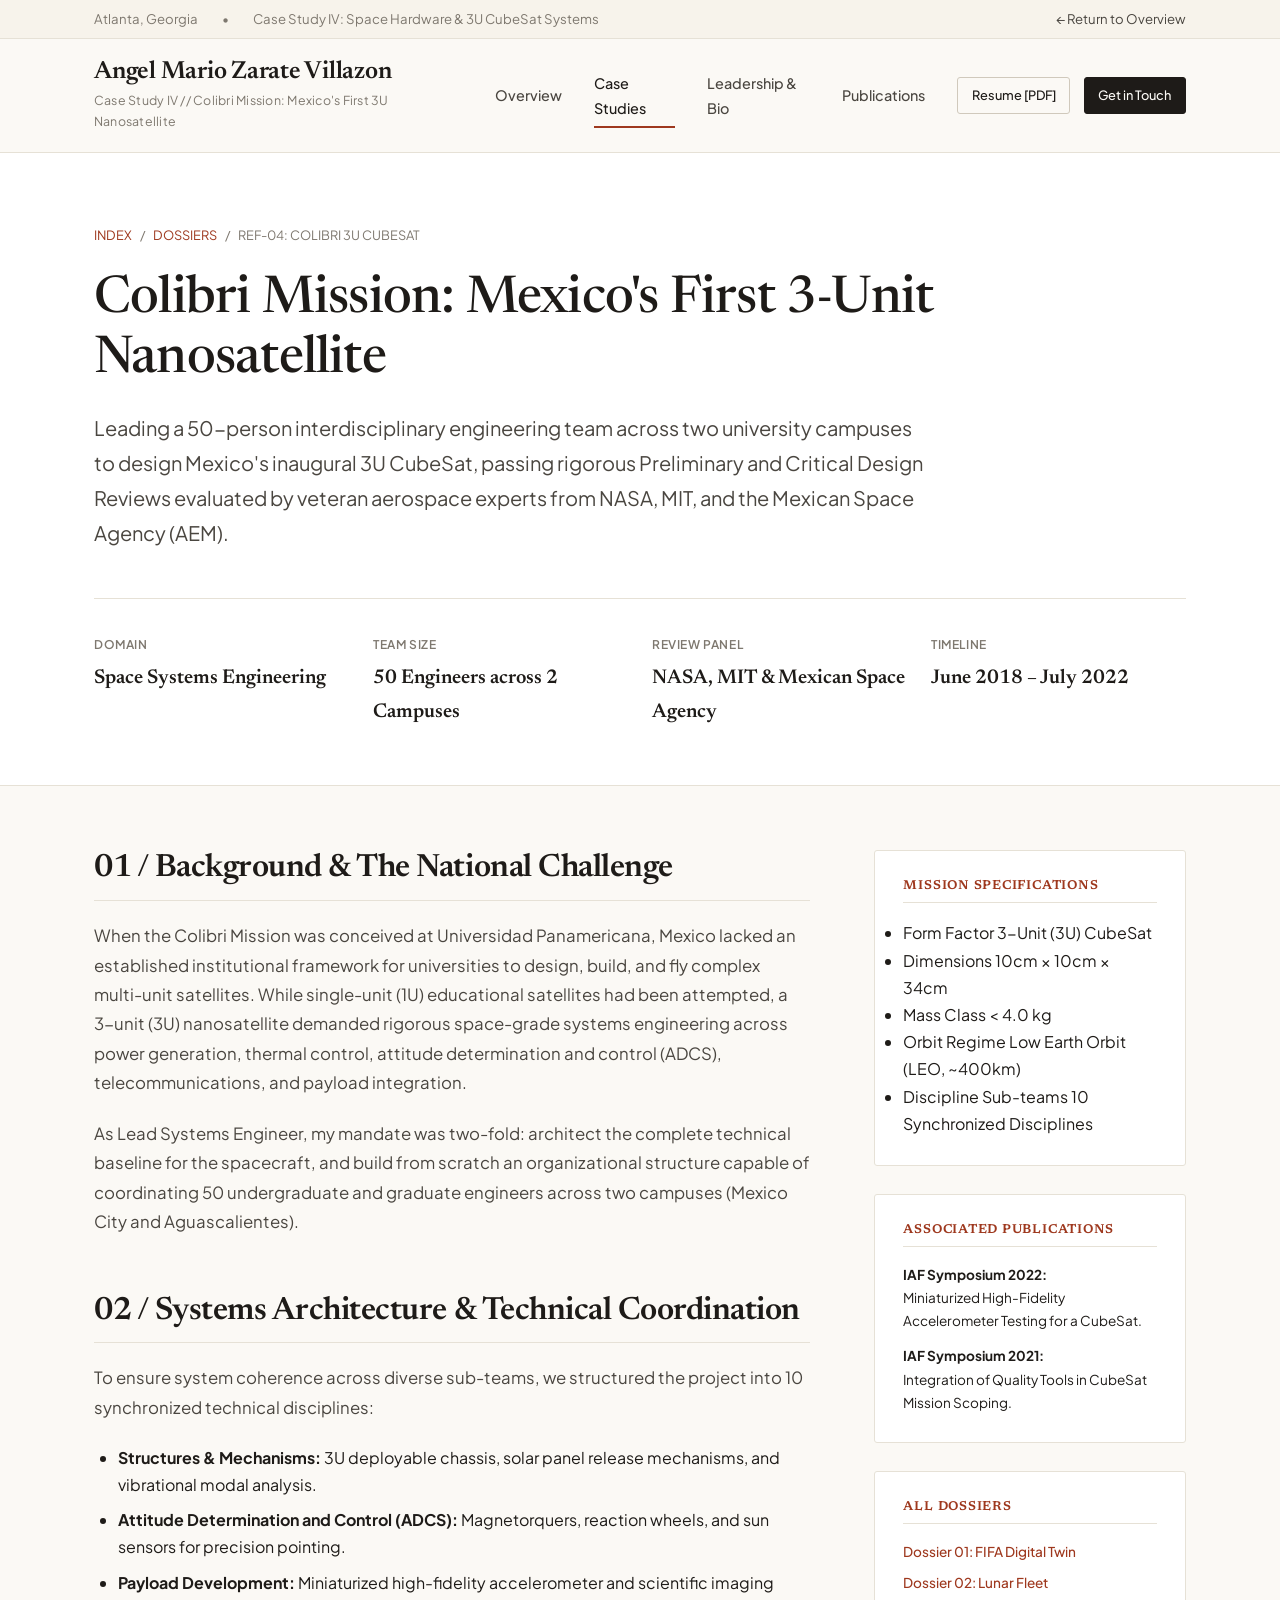
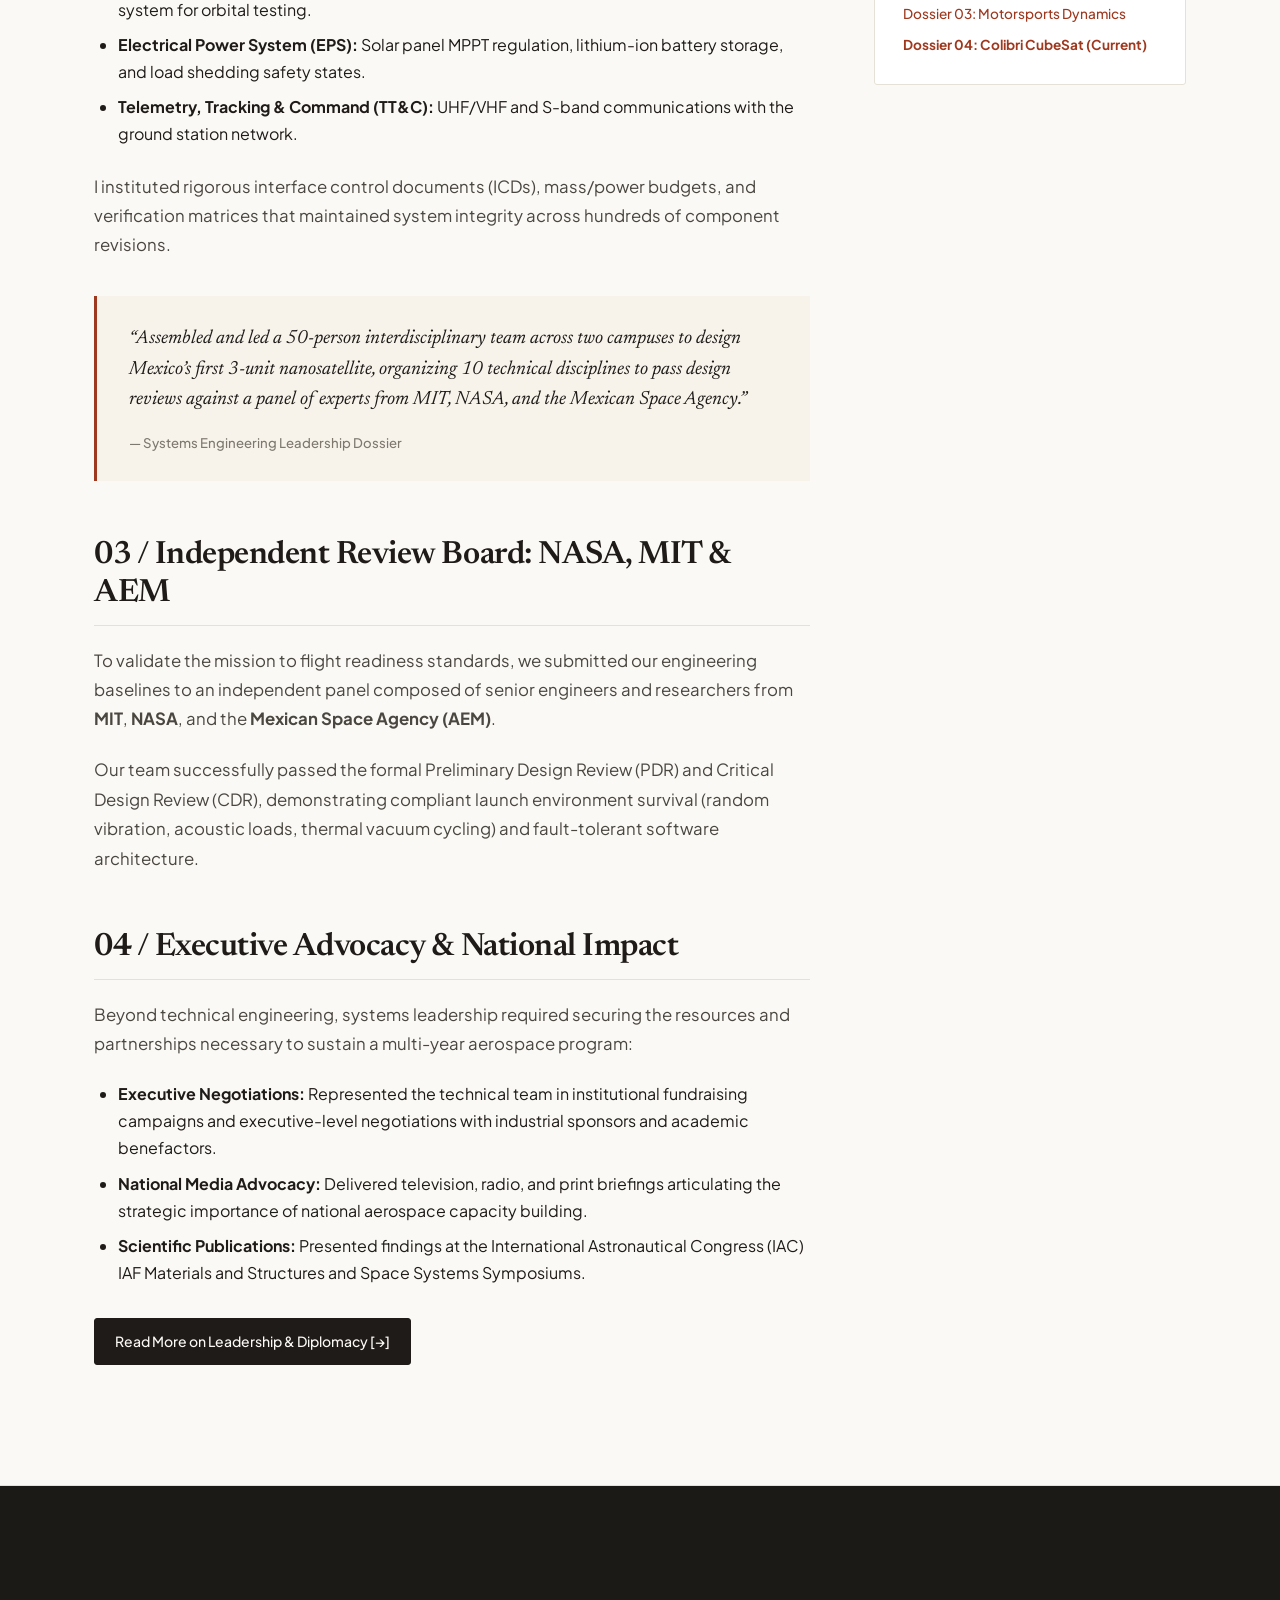
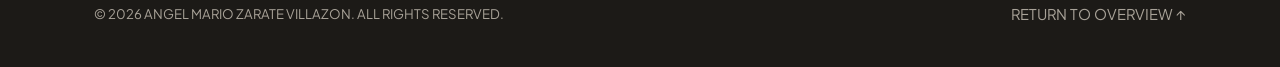
<file: dossiers/colibri-nanosatellite.html>
<!DOCTYPE html>
<html lang="en">
<head>
  <meta charset="UTF-8">
  <meta name="viewport" content="width=device-width, initial-scale=1.0">
  <title>Colibri Mission: Mexico's 1st 3U Nanosatellite | Angel Mario Zarate Villazon</title>
  <meta name="description" content="Technical Dossier: Leading a 50-person cross-campus team to design Mexico's first 3-unit nanosatellite through MIT, NASA, and Mexican Space Agency design reviews.">
  <link rel="stylesheet" href="../css/style.css">
  <link rel="icon" href="data:image/svg+xml,<svg xmlns=%22http://www.w3.org/2000/svg%22 viewBox=%220 0 100 100%22><text y=%22.9em%22 font-size=%2290%22>⚡</text></svg>">
</head>
<body>

  <!-- Editorial Masthead Bar -->
  <aside class="masthead-bar" aria-label="Location and affiliation">
    <div class="masthead-inner">
      <div class="masthead-meta">
        <span>Atlanta, Georgia</span>
        <span>•</span>
        <span>Case Study IV: Space Hardware & 3U CubeSat Systems</span>
      </div>
      <div class="masthead-contact-links">
        <a href="../index.html" class="masthead-contact-link">← Return to Overview</a>
      </div>
    </div>
  </aside>

  <!-- Site Header -->
  <header class="site-header">
    <div class="header-container">
      <a href="../index.html" class="brand-link">
        <span class="brand-title">Angel Mario Zarate Villazon</span>
        <span class="brand-subtitle">Case Study IV // Colibri Mission: Mexico's First 3U Nanosatellite</span>
      </a>

      <button class="mobile-toggle" aria-expanded="false" aria-label="Toggle navigation">Menu [≡]</button>

      <nav class="site-nav">
        <a href="../index.html" class="nav-link">Overview</a>
        <a href="../index.html#case-studies" class="nav-link active">Case Studies</a>
        <a href="../about.html" class="nav-link">Leadership & Bio</a>
        <a href="../publications.html" class="nav-link">Publications</a>
        <div class="nav-actions">
          <a href="../assets/Mario_Zarate_Resume.pdf" class="btn btn-outline btn-sm" target="_blank" rel="noopener">Resume [PDF]</a>
          <a href="../index.html#contact" class="btn btn-primary btn-sm">Get in Touch</a>
        </div>
      </nav>
    </div>
  </header>

  <!-- Main Content -->
  <main class="main-content">

    <!-- Dossier Hero -->
    <section class="dossier-hero">
      <div class="container">
        <div class="breadcrumb">
          <a href="../index.html">INDEX</a> / <a href="../index.html#dossiers">DOSSIERS</a> / <span>REF-04: COLIBRI 3U CUBESAT</span>
        </div>

        <h1 class="dossier-page-title">Colibri Mission: Mexico's First 3-Unit Nanosatellite</h1>
        <p class="dossier-page-lead">
          Leading a 50-person interdisciplinary engineering team across two university campuses to design Mexico's inaugural 3U CubeSat, passing rigorous Preliminary and Critical Design Reviews evaluated by veteran aerospace experts from NASA, MIT, and the Mexican Space Agency (AEM).
        </p>

        <!-- Technical Specification Grid -->
        <div class="dossier-spec-grid">
          <div class="spec-item">
            <span class="spec-label">DOMAIN</span>
            <span class="spec-val">Space Systems Engineering</span>
          </div>
          <div class="spec-item">
            <span class="spec-label">TEAM SIZE</span>
            <span class="spec-val">50 Engineers across 2 Campuses</span>
          </div>
          <div class="spec-item">
            <span class="spec-label">REVIEW PANEL</span>
            <span class="spec-val">NASA, MIT & Mexican Space Agency</span>
          </div>
          <div class="spec-item">
            <span class="spec-label">TIMELINE</span>
            <span class="spec-val">June 2018 – July 2022</span>
          </div>
        </div>
      </div>
    </section>

    <!-- Detailed Content Body -->
    <div class="container">
      <div class="dossier-content-grid">
        <div class="content-primary">

          <!-- Section: The Challenge -->
          <article class="content-block">
            <h2>01 / Background & The National Challenge</h2>
            <p>
              When the Colibri Mission was conceived at Universidad Panamericana, Mexico lacked an established institutional framework for universities to design, build, and fly complex multi-unit satellites. While single-unit (1U) educational satellites had been attempted, a 3-unit (3U) nanosatellite demanded rigorous space-grade systems engineering across power generation, thermal control, attitude determination and control (ADCS), telecommunications, and payload integration.
            </p>
            <p>
              As Lead Systems Engineer, my mandate was two-fold: architect the complete technical baseline for the spacecraft, and build from scratch an organizational structure capable of coordinating 50 undergraduate and graduate engineers across two campuses (Mexico City and Aguascalientes).
            </p>
          </article>

          <!-- Section: Systems Architecture & Discipline Coordination -->
          <article class="content-block">
            <h2>02 / Systems Architecture & Technical Coordination</h2>
            <p>
              To ensure system coherence across diverse sub-teams, we structured the project into 10 synchronized technical disciplines:
            </p>
            <ul style="margin-left: 1.5rem; margin-bottom: 1.5rem; color: var(--text-secondary);">
              <li style="margin-bottom: 0.5rem;"><strong>Structures & Mechanisms:</strong> 3U deployable chassis, solar panel release mechanisms, and vibrational modal analysis.</li>
              <li style="margin-bottom: 0.5rem;"><strong>Attitude Determination and Control (ADCS):</strong> Magnetorquers, reaction wheels, and sun sensors for precision pointing.</li>
              <li style="margin-bottom: 0.5rem;"><strong>Payload Development:</strong> Miniaturized high-fidelity accelerometer and scientific imaging system for orbital testing.</li>
              <li style="margin-bottom: 0.5rem;"><strong>Electrical Power System (EPS):</strong> Solar panel MPPT regulation, lithium-ion battery storage, and load shedding safety states.</li>
              <li style="margin-bottom: 0.5rem;"><strong>Telemetry, Tracking & Command (TT&C):</strong> UHF/VHF and S-band communications with the ground station network.</li>
            </ul>
            <p>
              I instituted rigorous interface control documents (ICDs), mass/power budgets, and verification matrices that maintained system integrity across hundreds of component revisions.
            </p>

            <blockquote class="quote-dossier">
              “Assembled and led a 50-person interdisciplinary team across two campuses to design Mexico’s first 3-unit nanosatellite, organizing 10 technical disciplines to pass design reviews against a panel of experts from MIT, NASA, and the Mexican Space Agency.”
              <cite>— Systems Engineering Leadership Dossier</cite>
            </blockquote>
          </article>

          <!-- Section: Independent Review Board -->
          <article class="content-block">
            <h2>03 / Independent Review Board: NASA, MIT & AEM</h2>
            <p>
              To validate the mission to flight readiness standards, we submitted our engineering baselines to an independent panel composed of senior engineers and researchers from <strong>MIT</strong>, <strong>NASA</strong>, and the <strong>Mexican Space Agency (AEM)</strong>.
            </p>
            <p>
              Our team successfully passed the formal Preliminary Design Review (PDR) and Critical Design Review (CDR), demonstrating compliant launch environment survival (random vibration, acoustic loads, thermal vacuum cycling) and fault-tolerant software architecture.
            </p>
          </article>

          <!-- Section: Executive Advocacy & National Impact -->
          <article class="content-block">
            <h2>04 / Executive Advocacy & National Impact</h2>
            <p>
              Beyond technical engineering, systems leadership required securing the resources and partnerships necessary to sustain a multi-year aerospace program:
            </p>
            <ul style="margin-left: 1.5rem; margin-bottom: 1.5rem; color: var(--text-secondary);">
              <li style="margin-bottom: 0.5rem;"><strong>Executive Negotiations:</strong> Represented the technical team in institutional fundraising campaigns and executive-level negotiations with industrial sponsors and academic benefactors.</li>
              <li style="margin-bottom: 0.5rem;"><strong>National Media Advocacy:</strong> Delivered television, radio, and print briefings articulating the strategic importance of national aerospace capacity building.</li>
              <li style="margin-bottom: 0.5rem;"><strong>Scientific Publications:</strong> Presented findings at the International Astronautical Congress (IAC) IAF Materials and Structures and Space Systems Symposiums.</li>
            </ul>

            <div style="margin-top: 2rem;">
              <a href="../about.html" class="btn btn-primary">
                Read More on Leadership & Diplomacy [→]
              </a>
            </div>
          </article>

        </div>

        <!-- Sidebar Specifications -->
        <aside class="content-secondary">
          <div class="sidebar-card">
            <h3 class="sidebar-title">MISSION SPECIFICATIONS</h3>
            <ul class="telemetry-list" style="border: none; padding-top: 0;">
              <li class="telemetry-list-item">
                <span class="telemetry-list-key">Form Factor</span>
                <span class="telemetry-list-val">3-Unit (3U) CubeSat</span>
              </li>
              <li class="telemetry-list-item">
                <span class="telemetry-list-key">Dimensions</span>
                <span class="telemetry-list-val">10cm × 10cm × 34cm</span>
              </li>
              <li class="telemetry-list-item">
                <span class="telemetry-list-key">Mass Class</span>
                <span class="telemetry-list-val">&lt; 4.0 kg</span>
              </li>
              <li class="telemetry-list-item">
                <span class="telemetry-list-key">Orbit Regime</span>
                <span class="telemetry-list-val">Low Earth Orbit (LEO, ~400km)</span>
              </li>
              <li class="telemetry-list-item">
                <span class="telemetry-list-key">Discipline Sub-teams</span>
                <span class="telemetry-list-val">10 Synchronized Disciplines</span>
              </li>
            </ul>
          </div>

          <div class="sidebar-card">
            <h3 class="sidebar-title">ASSOCIATED PUBLICATIONS</h3>
            <ul style="list-style: none; display: flex; flex-direction: column; gap: 0.75rem; font-size: 0.85rem;">
              <li>
                <strong>IAF Symposium 2022:</strong><br>
                Miniaturized High-Fidelity Accelerometer Testing for a CubeSat.
              </li>
              <li>
                <strong>IAF Symposium 2021:</strong><br>
                Integration of Quality Tools in CubeSat Mission Scoping.
              </li>
            </ul>
          </div>

          <div class="sidebar-card">
            <h3 class="sidebar-title">ALL DOSSIERS</h3>
            <ul style="list-style: none; display: flex; flex-direction: column; gap: 0.5rem; font-size: 0.85rem;">
              <li><a href="fifa-mobility-digital-twin.html" class="link-out">Dossier 01: FIFA Digital Twin</a></li>
              <li><a href="lunar-surface-mobility-fleet.html" class="link-out">Dossier 02: Lunar Fleet</a></li>
              <li><a href="motorsports-vehicle-dynamics.html" class="link-out">Dossier 03: Motorsports Dynamics</a></li>
              <li><a href="colibri-nanosatellite.html" class="link-out" style="font-weight: 700;">Dossier 04: Colibri CubeSat (Current)</a></li>
            </ul>
          </div>
        </aside>
      </div>
    </div>

  </main>

  <!-- Site Footer -->
  <footer class="site-footer">
    <div class="container footer-bottom">
      <span>© 2026 ANGEL MARIO ZARATE VILLAZON. ALL RIGHTS RESERVED.</span>
      <a href="../index.html" class="footer-nav-link">RETURN TO OVERVIEW ↑</a>
    </div>
  </footer>

  <script src="../js/main.js"></script>
</body>
</html>
</file>
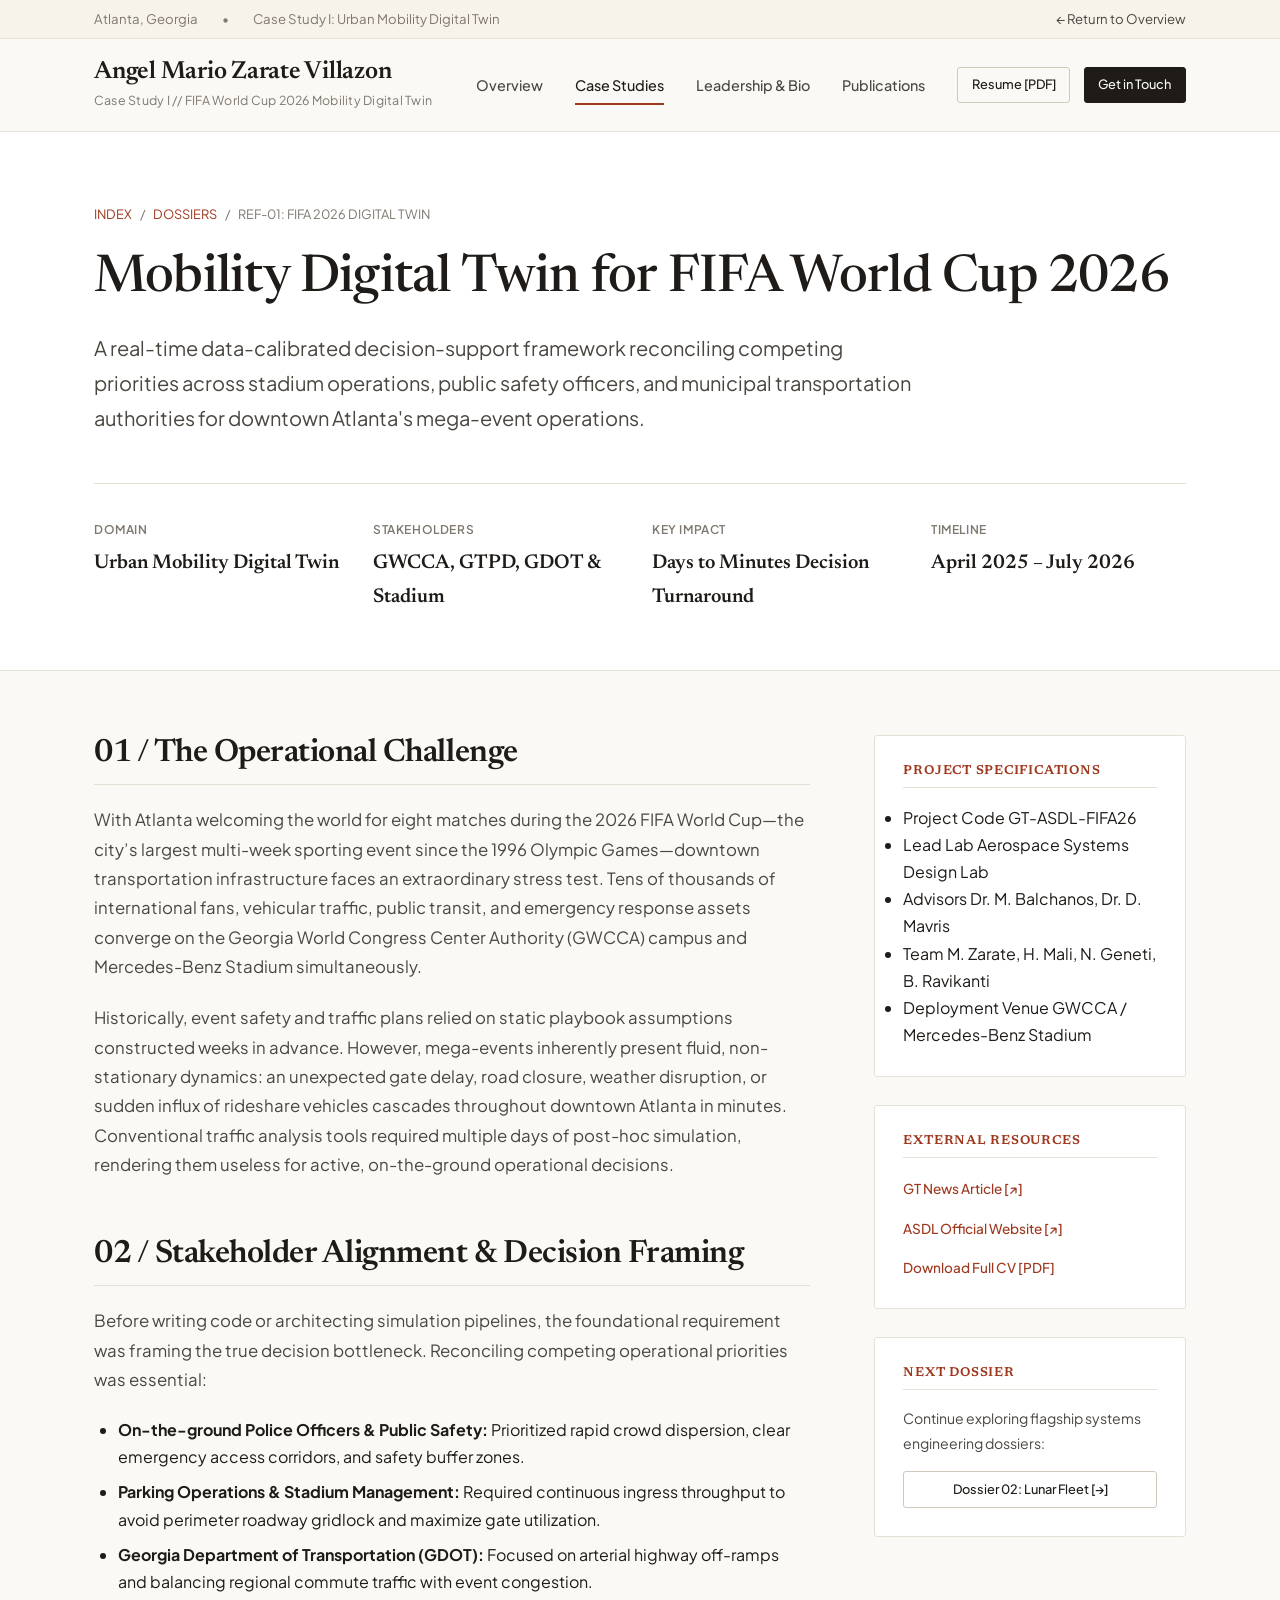
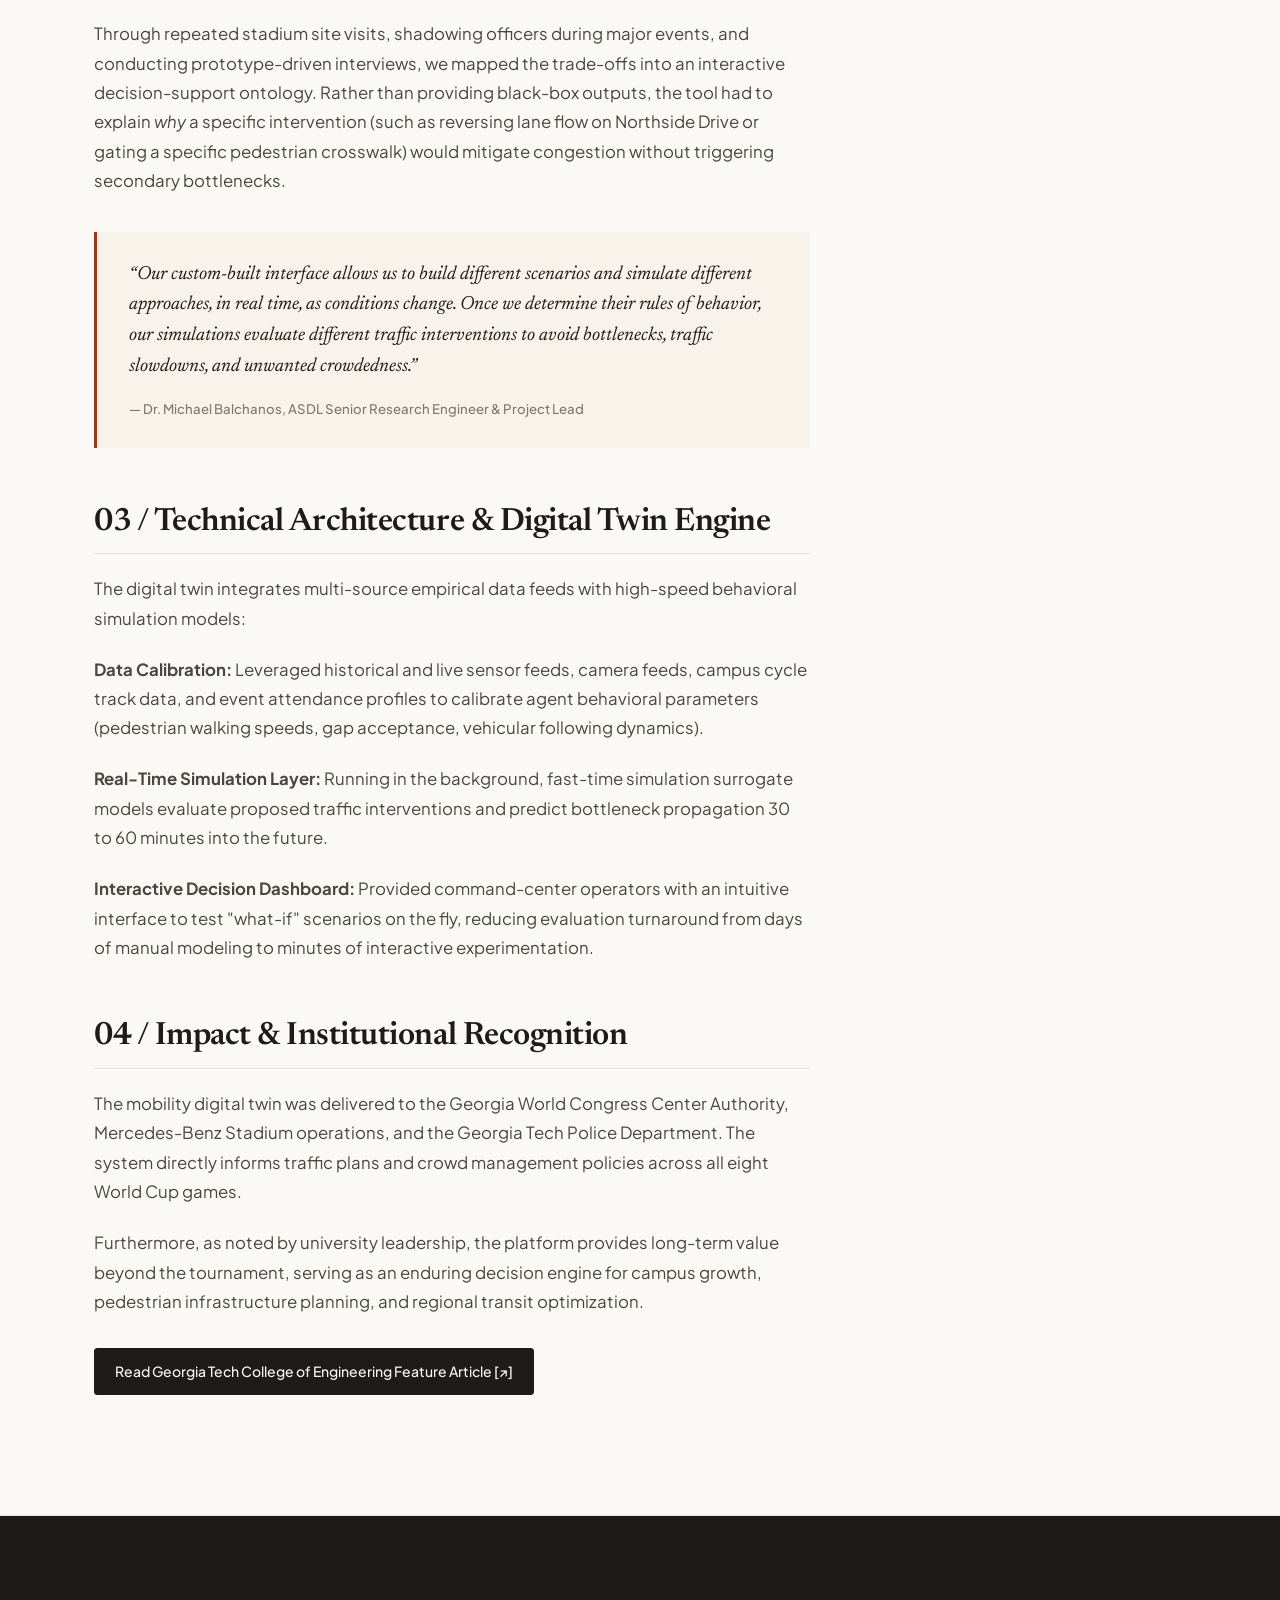
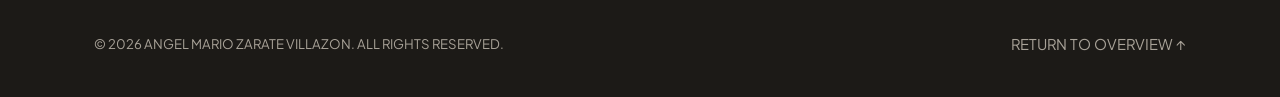
<file: dossiers/fifa-mobility-digital-twin.html>
<!DOCTYPE html>
<html lang="en">
<head>
  <meta charset="UTF-8">
  <meta name="viewport" content="width=device-width, initial-scale=1.0">
  <title>FIFA World Cup 2026 Mobility Digital Twin | Angel Mario Zarate Villazon</title>
  <meta name="description" content="Technical Dossier: Mobility Digital Twin for pedestrian and vehicular traffic operations during the FIFA World Cup 2026 in Atlanta.">
  <link rel="stylesheet" href="../css/style.css">
  <link rel="icon" href="data:image/svg+xml,<svg xmlns=%22http://www.w3.org/2000/svg%22 viewBox=%220 0 100 100%22><text y=%22.9em%22 font-size=%2290%22>⚡</text></svg>">
</head>
<body>

  <!-- Editorial Masthead Bar -->
  <aside class="masthead-bar" aria-label="Location and affiliation">
    <div class="masthead-inner">
      <div class="masthead-meta">
        <span>Atlanta, Georgia</span>
        <span>•</span>
        <span>Case Study I: Urban Mobility Digital Twin</span>
      </div>
      <div class="masthead-contact-links">
        <a href="../index.html" class="masthead-contact-link">← Return to Overview</a>
      </div>
    </div>
  </aside>

  <!-- Site Header -->
  <header class="site-header">
    <div class="header-container">
      <a href="../index.html" class="brand-link">
        <span class="brand-title">Angel Mario Zarate Villazon</span>
        <span class="brand-subtitle">Case Study I // FIFA World Cup 2026 Mobility Digital Twin</span>
      </a>

      <button class="mobile-toggle" aria-expanded="false" aria-label="Toggle navigation">Menu [≡]</button>

      <nav class="site-nav">
        <a href="../index.html" class="nav-link">Overview</a>
        <a href="../index.html#case-studies" class="nav-link active">Case Studies</a>
        <a href="../about.html" class="nav-link">Leadership & Bio</a>
        <a href="../publications.html" class="nav-link">Publications</a>
        <div class="nav-actions">
          <a href="../assets/Mario_Zarate_Resume.pdf" class="btn btn-outline btn-sm" target="_blank" rel="noopener">Resume [PDF]</a>
          <a href="../index.html#contact" class="btn btn-primary btn-sm">Get in Touch</a>
        </div>
      </nav>
    </div>
  </header>

  <!-- Main Content -->
  <main class="main-content">

    <!-- Dossier Hero -->
    <section class="dossier-hero">
      <div class="container">
        <div class="breadcrumb">
          <a href="../index.html">INDEX</a> / <a href="../index.html#dossiers">DOSSIERS</a> / <span>REF-01: FIFA 2026 DIGITAL TWIN</span>
        </div>

        <h1 class="dossier-page-title">Mobility Digital Twin for FIFA World Cup 2026</h1>
        <p class="dossier-page-lead">
          A real-time data-calibrated decision-support framework reconciling competing priorities across stadium operations, public safety officers, and municipal transportation authorities for downtown Atlanta's mega-event operations.
        </p>

        <!-- Technical Specification Grid -->
        <div class="dossier-spec-grid">
          <div class="spec-item">
            <span class="spec-label">DOMAIN</span>
            <span class="spec-val">Urban Mobility Digital Twin</span>
          </div>
          <div class="spec-item">
            <span class="spec-label">STAKEHOLDERS</span>
            <span class="spec-val">GWCCA, GTPD, GDOT & Stadium</span>
          </div>
          <div class="spec-item">
            <span class="spec-label">KEY IMPACT</span>
            <span class="spec-val">Days to Minutes Decision Turnaround</span>
          </div>
          <div class="spec-item">
            <span class="spec-label">TIMELINE</span>
            <span class="spec-val">April 2025 – July 2026</span>
          </div>
        </div>
      </div>
    </section>

    <!-- Detailed Content Body -->
    <div class="container">
      <div class="dossier-content-grid">
        <div class="content-primary">

          <!-- Section: The Challenge -->
          <article class="content-block">
            <h2>01 / The Operational Challenge</h2>
            <p>
              With Atlanta welcoming the world for eight matches during the 2026 FIFA World Cup—the city’s largest multi-week sporting event since the 1996 Olympic Games—downtown transportation infrastructure faces an extraordinary stress test. Tens of thousands of international fans, vehicular traffic, public transit, and emergency response assets converge on the Georgia World Congress Center Authority (GWCCA) campus and Mercedes-Benz Stadium simultaneously.
            </p>
            <p>
              Historically, event safety and traffic plans relied on static playbook assumptions constructed weeks in advance. However, mega-events inherently present fluid, non-stationary dynamics: an unexpected gate delay, road closure, weather disruption, or sudden influx of rideshare vehicles cascades throughout downtown Atlanta in minutes. Conventional traffic analysis tools required multiple days of post-hoc simulation, rendering them useless for active, on-the-ground operational decisions.
            </p>
          </article>

          <!-- Section: Stakeholder Alignment -->
          <article class="content-block">
            <h2>02 / Stakeholder Alignment & Decision Framing</h2>
            <p>
              Before writing code or architecting simulation pipelines, the foundational requirement was framing the true decision bottleneck. Reconciling competing operational priorities was essential:
            </p>
            <ul style="margin-left: 1.5rem; margin-bottom: 1.5rem; color: var(--text-secondary);">
              <li style="margin-bottom: 0.5rem;"><strong>On-the-ground Police Officers & Public Safety:</strong> Prioritized rapid crowd dispersion, clear emergency access corridors, and safety buffer zones.</li>
              <li style="margin-bottom: 0.5rem;"><strong>Parking Operations & Stadium Management:</strong> Required continuous ingress throughput to avoid perimeter roadway gridlock and maximize gate utilization.</li>
              <li style="margin-bottom: 0.5rem;"><strong>Georgia Department of Transportation (GDOT):</strong> Focused on arterial highway off-ramps and balancing regional commute traffic with event congestion.</li>
            </ul>
            <p>
              Through repeated stadium site visits, shadowing officers during major events, and conducting prototype-driven interviews, we mapped the trade-offs into an interactive decision-support ontology. Rather than providing black-box outputs, the tool had to explain <em>why</em> a specific intervention (such as reversing lane flow on Northside Drive or gating a specific pedestrian crosswalk) would mitigate congestion without triggering secondary bottlenecks.
            </p>

            <blockquote class="quote-dossier">
              “Our custom-built interface allows us to build different scenarios and simulate different approaches, in real time, as conditions change. Once we determine their rules of behavior, our simulations evaluate different traffic interventions to avoid bottlenecks, traffic slowdowns, and unwanted crowdedness.”
              <cite>— Dr. Michael Balchanos, ASDL Senior Research Engineer & Project Lead</cite>
            </blockquote>
          </article>

          <!-- Section: Technical Architecture -->
          <article class="content-block">
            <h2>03 / Technical Architecture & Digital Twin Engine</h2>
            <p>
              The digital twin integrates multi-source empirical data feeds with high-speed behavioral simulation models:
            </p>
            <p>
              <strong>Data Calibration:</strong> Leveraged historical and live sensor feeds, camera feeds, campus cycle track data, and event attendance profiles to calibrate agent behavioral parameters (pedestrian walking speeds, gap acceptance, vehicular following dynamics).
            </p>
            <p>
              <strong>Real-Time Simulation Layer:</strong> Running in the background, fast-time simulation surrogate models evaluate proposed traffic interventions and predict bottleneck propagation 30 to 60 minutes into the future.
            </p>
            <p>
              <strong>Interactive Decision Dashboard:</strong> Provided command-center operators with an intuitive interface to test "what-if" scenarios on the fly, reducing evaluation turnaround from days of manual modeling to minutes of interactive experimentation.
            </p>
          </article>

          <!-- Section: Institutional Impact -->
          <article class="content-block">
            <h2>04 / Impact & Institutional Recognition</h2>
            <p>
              The mobility digital twin was delivered to the Georgia World Congress Center Authority, Mercedes-Benz Stadium operations, and the Georgia Tech Police Department. The system directly informs traffic plans and crowd management policies across all eight World Cup games.
            </p>
            <p>
              Furthermore, as noted by university leadership, the platform provides long-term value beyond the tournament, serving as an enduring decision engine for campus growth, pedestrian infrastructure planning, and regional transit optimization.
            </p>

            <div style="margin-top: 2rem;">
              <a href="https://coe.gatech.edu/news/2026/06/engineers-use-digital-twins-and-simulation-technology-support-atlantas-world-cup" class="btn btn-primary" target="_blank" rel="noopener">
                Read Georgia Tech College of Engineering Feature Article [↗]
              </a>
            </div>
          </article>

        </div>

        <!-- Sidebar Specifications -->
        <aside class="content-secondary">
          <div class="sidebar-card">
            <h3 class="sidebar-title">PROJECT SPECIFICATIONS</h3>
            <ul class="telemetry-list" style="border: none; padding-top: 0;">
              <li class="telemetry-list-item">
                <span class="telemetry-list-key">Project Code</span>
                <span class="telemetry-list-val">GT-ASDL-FIFA26</span>
              </li>
              <li class="telemetry-list-item">
                <span class="telemetry-list-key">Lead Lab</span>
                <span class="telemetry-list-val">Aerospace Systems Design Lab</span>
              </li>
              <li class="telemetry-list-item">
                <span class="telemetry-list-key">Advisors</span>
                <span class="telemetry-list-val">Dr. M. Balchanos, Dr. D. Mavris</span>
              </li>
              <li class="telemetry-list-item">
                <span class="telemetry-list-key">Team</span>
                <span class="telemetry-list-val">M. Zarate, H. Mali, N. Geneti, B. Ravikanti</span>
              </li>
              <li class="telemetry-list-item">
                <span class="telemetry-list-key">Deployment Venue</span>
                <span class="telemetry-list-val">GWCCA / Mercedes-Benz Stadium</span>
              </li>
            </ul>
          </div>

          <div class="sidebar-card">
            <h3 class="sidebar-title">EXTERNAL RESOURCES</h3>
            <ul style="list-style: none; display: flex; flex-direction: column; gap: 0.75rem;">
              <li>
                <a href="https://coe.gatech.edu/news/2026/06/engineers-use-digital-twins-and-simulation-technology-support-atlantas-world-cup" class="link-out" target="_blank" rel="noopener">
                  GT News Article [↗]
                </a>
              </li>
              <li>
                <a href="https://www.asdl.gatech.edu/" class="link-out" target="_blank" rel="noopener">
                  ASDL Official Website [↗]
                </a>
              </li>
              <li>
                <a href="../assets/Mario_Zarate_Resume.pdf" class="link-out" target="_blank" rel="noopener">
                  Download Full CV [PDF]
                </a>
              </li>
            </ul>
          </div>

          <div class="sidebar-card">
            <h3 class="sidebar-title">NEXT DOSSIER</h3>
            <p style="font-size: 0.88rem; margin-bottom: 1rem;">Continue exploring flagship systems engineering dossiers:</p>
            <a href="lunar-surface-mobility-fleet.html" class="btn btn-outline btn-sm" style="width: 100%;">
              Dossier 02: Lunar Fleet [→]
            </a>
          </div>
        </aside>
      </div>
    </div>

  </main>

  <!-- Site Footer -->
  <footer class="site-footer">
    <div class="container footer-bottom">
      <span>© 2026 ANGEL MARIO ZARATE VILLAZON. ALL RIGHTS RESERVED.</span>
      <a href="../index.html" class="footer-nav-link">RETURN TO OVERVIEW ↑</a>
    </div>
  </footer>

  <script src="../js/main.js"></script>
</body>
</html>
</file>
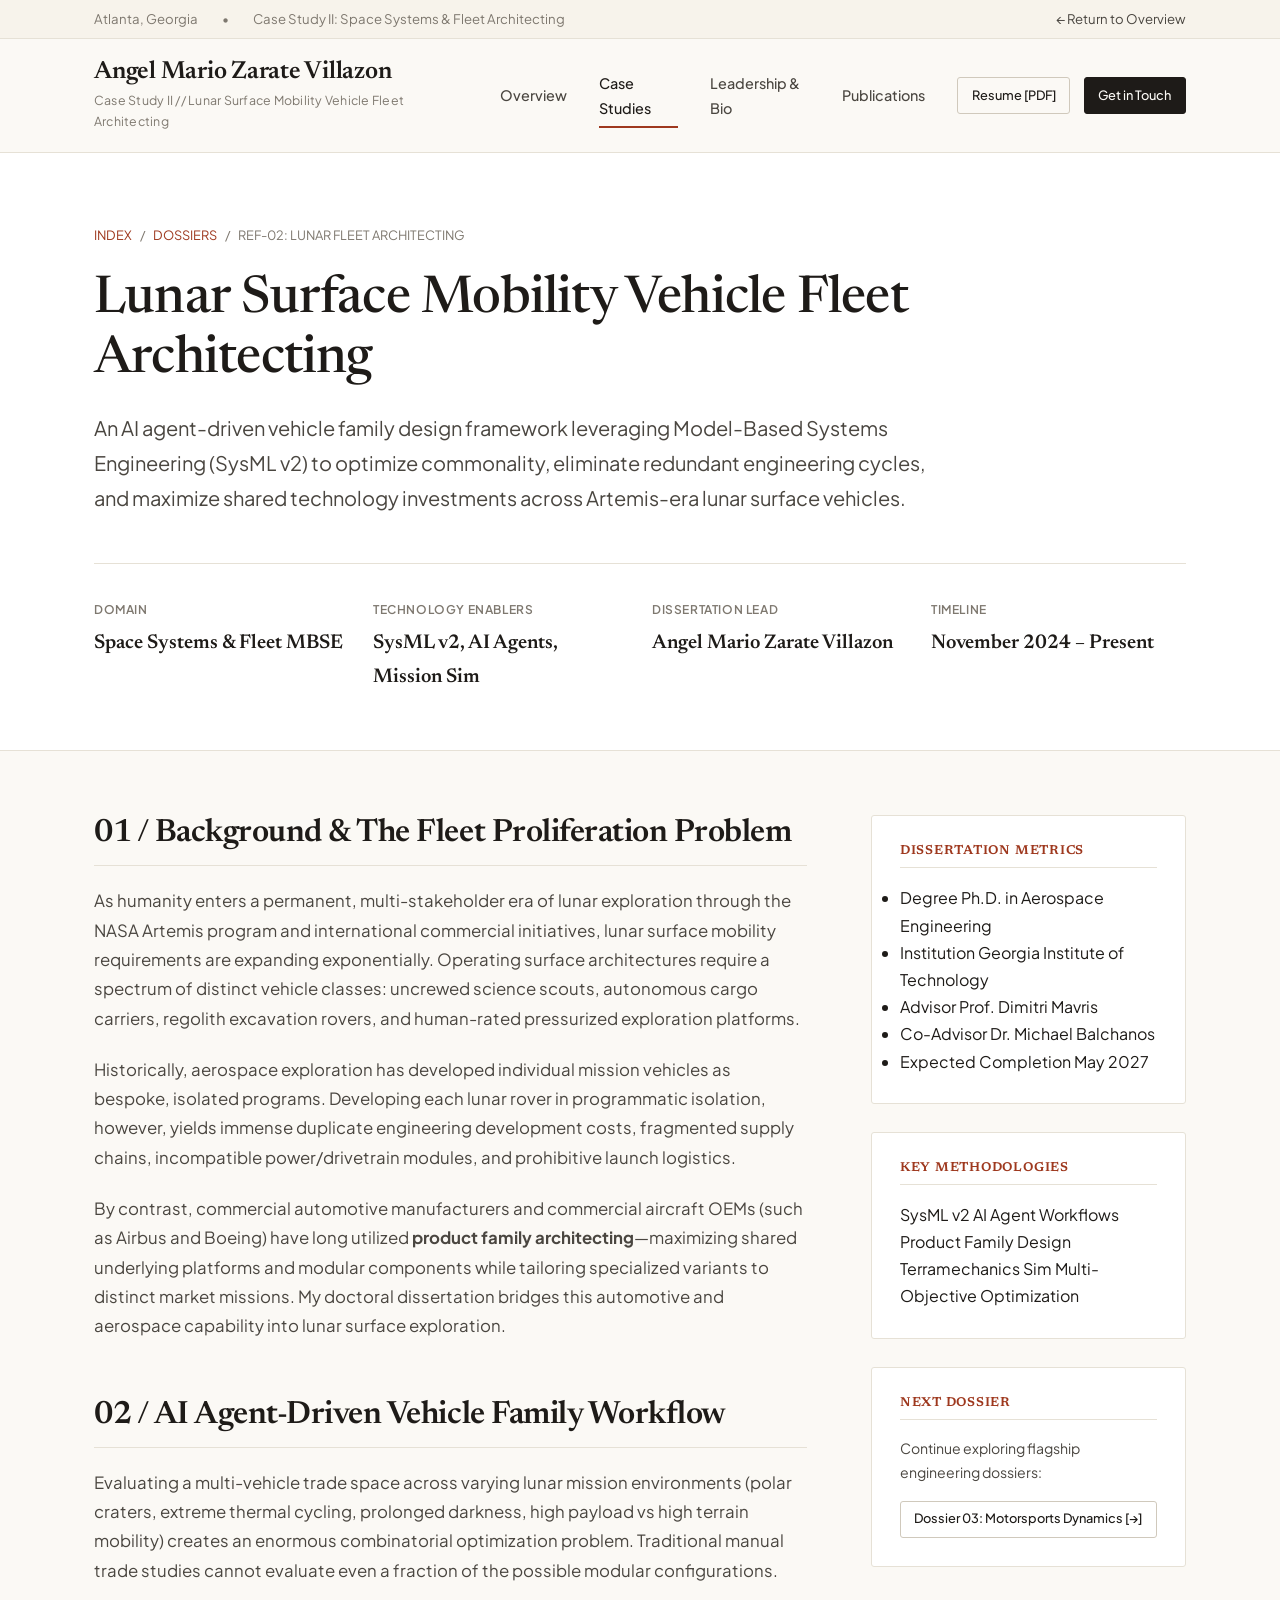
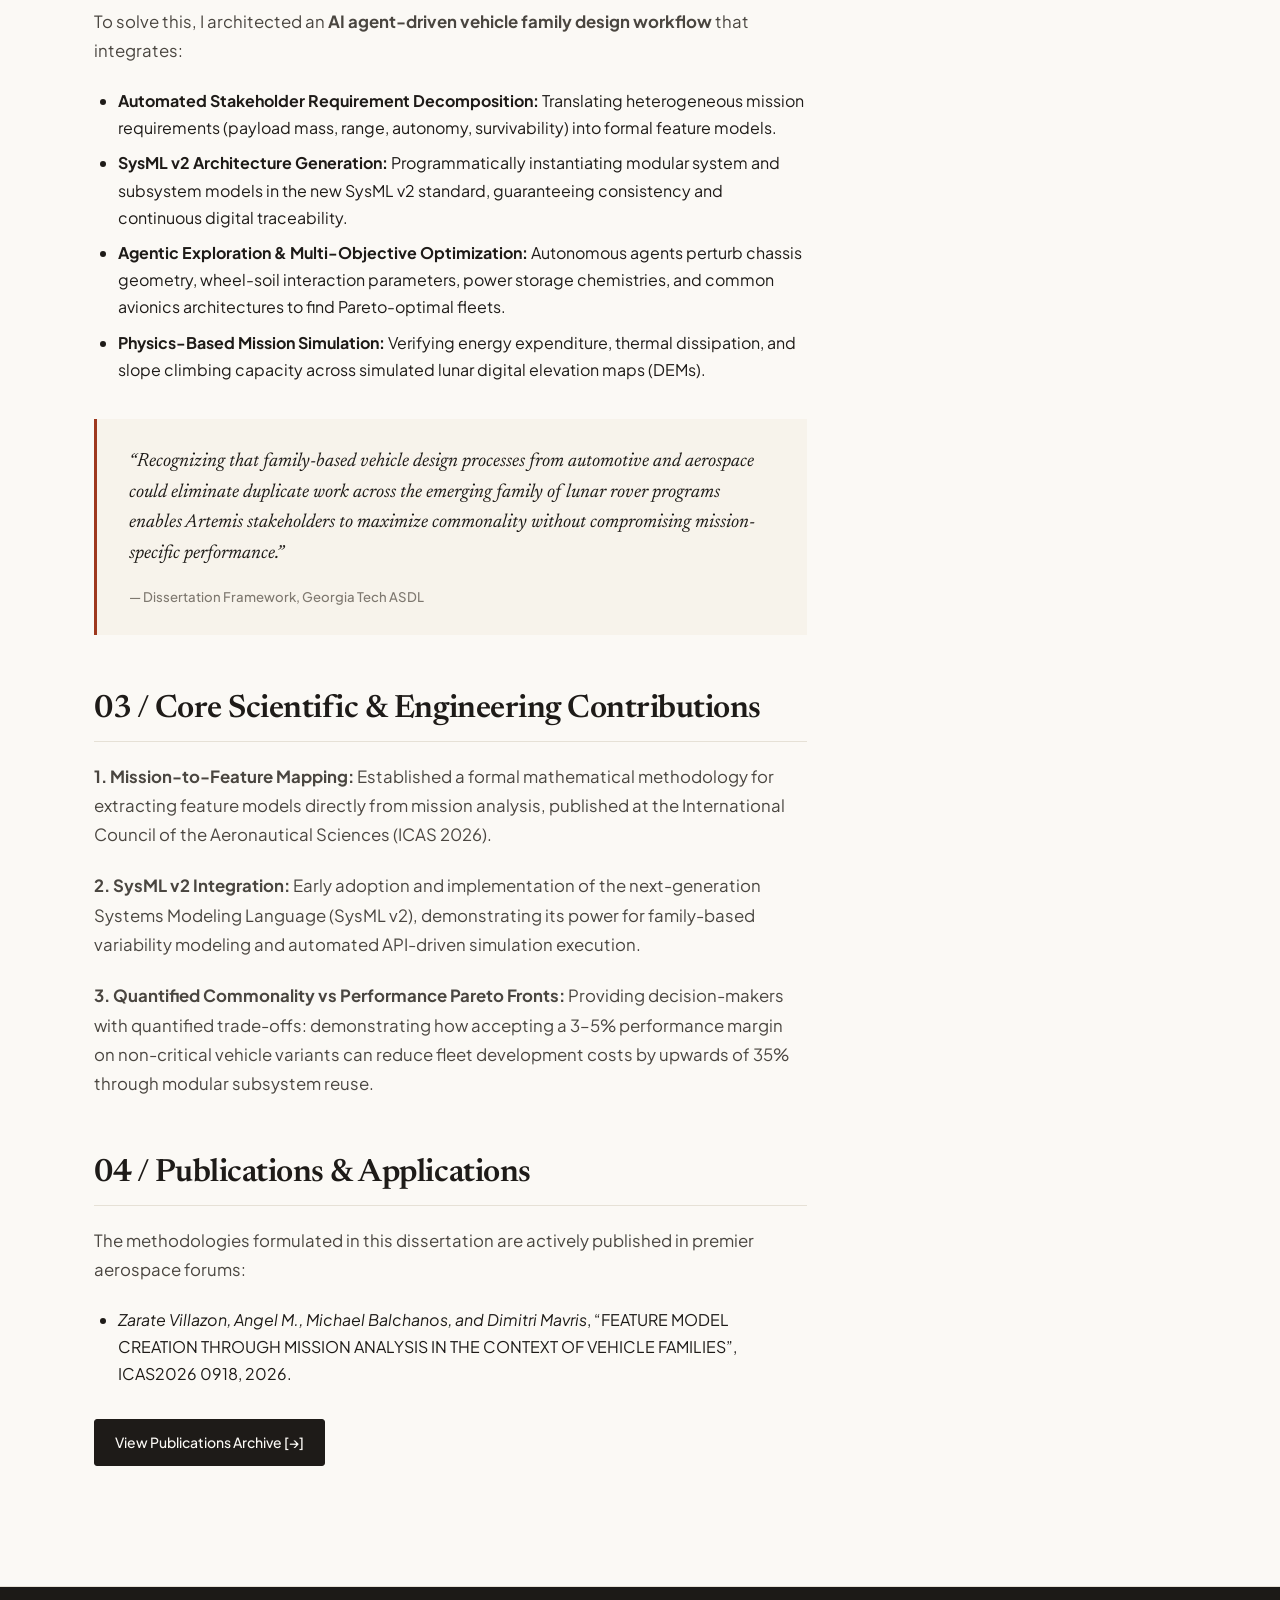
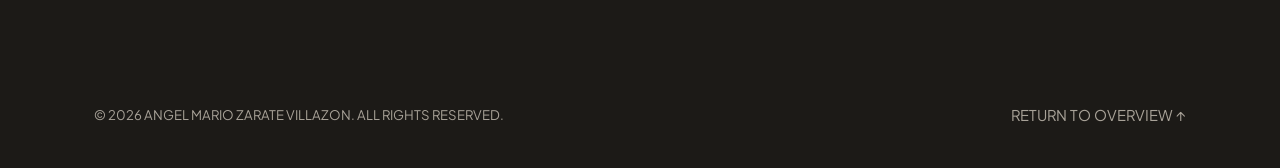
<file: dossiers/lunar-surface-mobility-fleet.html>
<!DOCTYPE html>
<html lang="en">
<head>
  <meta charset="UTF-8">
  <meta name="viewport" content="width=device-width, initial-scale=1.0">
  <title>Lunar Surface Mobility Fleet Architecting | Angel Mario Zarate Villazon</title>
  <meta name="description" content="Technical Dossier: AI Agent-Driven Vehicle Family Design Workflow for Lunar Surface Mobility Fleets. Ph.D. Dissertation Research at Georgia Tech ASDL.">
  <link rel="stylesheet" href="../css/style.css">
  <link rel="icon" href="data:image/svg+xml,<svg xmlns=%22http://www.w3.org/2000/svg%22 viewBox=%220 0 100 100%22><text y=%22.9em%22 font-size=%2290%22>⚡</text></svg>">
</head>
<body>

  <!-- Editorial Masthead Bar -->
  <aside class="masthead-bar" aria-label="Location and affiliation">
    <div class="masthead-inner">
      <div class="masthead-meta">
        <span>Atlanta, Georgia</span>
        <span>•</span>
        <span>Case Study II: Space Systems & Fleet Architecting</span>
      </div>
      <div class="masthead-contact-links">
        <a href="../index.html" class="masthead-contact-link">← Return to Overview</a>
      </div>
    </div>
  </aside>

  <!-- Site Header -->
  <header class="site-header">
    <div class="header-container">
      <a href="../index.html" class="brand-link">
        <span class="brand-title">Angel Mario Zarate Villazon</span>
        <span class="brand-subtitle">Case Study II // Lunar Surface Mobility Vehicle Fleet Architecting</span>
      </a>

      <button class="mobile-toggle" aria-expanded="false" aria-label="Toggle navigation">Menu [≡]</button>

      <nav class="site-nav">
        <a href="../index.html" class="nav-link">Overview</a>
        <a href="../index.html#case-studies" class="nav-link active">Case Studies</a>
        <a href="../about.html" class="nav-link">Leadership & Bio</a>
        <a href="../publications.html" class="nav-link">Publications</a>
        <div class="nav-actions">
          <a href="../assets/Mario_Zarate_Resume.pdf" class="btn btn-outline btn-sm" target="_blank" rel="noopener">Resume [PDF]</a>
          <a href="../index.html#contact" class="btn btn-primary btn-sm">Get in Touch</a>
        </div>
      </nav>
    </div>
  </header>

  <!-- Main Content -->
  <main class="main-content">

    <!-- Dossier Hero -->
    <section class="dossier-hero">
      <div class="container">
        <div class="breadcrumb">
          <a href="../index.html">INDEX</a> / <a href="../index.html#dossiers">DOSSIERS</a> / <span>REF-02: LUNAR FLEET ARCHITECTING</span>
        </div>

        <h1 class="dossier-page-title">Lunar Surface Mobility Vehicle Fleet Architecting</h1>
        <p class="dossier-page-lead">
          An AI agent-driven vehicle family design framework leveraging Model-Based Systems Engineering (SysML v2) to optimize commonality, eliminate redundant engineering cycles, and maximize shared technology investments across Artemis-era lunar surface vehicles.
        </p>

        <!-- Technical Specification Grid -->
        <div class="dossier-spec-grid">
          <div class="spec-item">
            <span class="spec-label">DOMAIN</span>
            <span class="spec-val">Space Systems & Fleet MBSE</span>
          </div>
          <div class="spec-item">
            <span class="spec-label">TECHNOLOGY ENABLERS</span>
            <span class="spec-val">SysML v2, AI Agents, Mission Sim</span>
          </div>
          <div class="spec-item">
            <span class="spec-label">DISSERTATION LEAD</span>
            <span class="spec-val">Angel Mario Zarate Villazon</span>
          </div>
          <div class="spec-item">
            <span class="spec-label">TIMELINE</span>
            <span class="spec-val">November 2024 – Present</span>
          </div>
        </div>
      </div>
    </section>

    <!-- Detailed Content Body -->
    <div class="container">
      <div class="dossier-content-grid">
        <div class="content-primary">

          <!-- Section: The Challenge -->
          <article class="content-block">
            <h2>01 / Background & The Fleet Proliferation Problem</h2>
            <p>
              As humanity enters a permanent, multi-stakeholder era of lunar exploration through the NASA Artemis program and international commercial initiatives, lunar surface mobility requirements are expanding exponentially. Operating surface architectures require a spectrum of distinct vehicle classes: uncrewed science scouts, autonomous cargo carriers, regolith excavation rovers, and human-rated pressurized exploration platforms.
            </p>
            <p>
              Historically, aerospace exploration has developed individual mission vehicles as bespoke, isolated programs. Developing each lunar rover in programmatic isolation, however, yields immense duplicate engineering development costs, fragmented supply chains, incompatible power/drivetrain modules, and prohibitive launch logistics.
            </p>
            <p>
              By contrast, commercial automotive manufacturers and commercial aircraft OEMs (such as Airbus and Boeing) have long utilized <strong>product family architecting</strong>—maximizing shared underlying platforms and modular components while tailoring specialized variants to distinct market missions. My doctoral dissertation bridges this automotive and aerospace capability into lunar surface exploration.
            </p>
          </article>

          <!-- Section: The AI Agent Workflow -->
          <article class="content-block">
            <h2>02 / AI Agent-Driven Vehicle Family Workflow</h2>
            <p>
              Evaluating a multi-vehicle trade space across varying lunar mission environments (polar craters, extreme thermal cycling, prolonged darkness, high payload vs high terrain mobility) creates an enormous combinatorial optimization problem. Traditional manual trade studies cannot evaluate even a fraction of the possible modular configurations.
            </p>
            <p>
              To solve this, I architected an <strong>AI agent-driven vehicle family design workflow</strong> that integrates:
            </p>
            <ul style="margin-left: 1.5rem; margin-bottom: 1.5rem; color: var(--text-secondary);">
              <li style="margin-bottom: 0.5rem;"><strong>Automated Stakeholder Requirement Decomposition:</strong> Translating heterogeneous mission requirements (payload mass, range, autonomy, survivability) into formal feature models.</li>
              <li style="margin-bottom: 0.5rem;"><strong>SysML v2 Architecture Generation:</strong> Programmatically instantiating modular system and subsystem models in the new SysML v2 standard, guaranteeing consistency and continuous digital traceability.</li>
              <li style="margin-bottom: 0.5rem;"><strong>Agentic Exploration & Multi-Objective Optimization:</strong> Autonomous agents perturb chassis geometry, wheel-soil interaction parameters, power storage chemistries, and common avionics architectures to find Pareto-optimal fleets.</li>
              <li style="margin-bottom: 0.5rem;"><strong>Physics-Based Mission Simulation:</strong> Verifying energy expenditure, thermal dissipation, and slope climbing capacity across simulated lunar digital elevation maps (DEMs).</li>
            </ul>

            <blockquote class="quote-dossier">
              “Recognizing that family-based vehicle design processes from automotive and aerospace could eliminate duplicate work across the emerging family of lunar rover programs enables Artemis stakeholders to maximize commonality without compromising mission-specific performance.”
              <cite>— Dissertation Framework, Georgia Tech ASDL</cite>
            </blockquote>
          </article>

          <!-- Section: Core Innovations -->
          <article class="content-block">
            <h2>03 / Core Scientific & Engineering Contributions</h2>
            <p>
              <strong>1. Mission-to-Feature Mapping:</strong> Established a formal mathematical methodology for extracting feature models directly from mission analysis, published at the International Council of the Aeronautical Sciences (ICAS 2026).
            </p>
            <p>
              <strong>2. SysML v2 Integration:</strong> Early adoption and implementation of the next-generation Systems Modeling Language (SysML v2), demonstrating its power for family-based variability modeling and automated API-driven simulation execution.
            </p>
            <p>
              <strong>3. Quantified Commonality vs Performance Pareto Fronts:</strong> Providing decision-makers with quantified trade-offs: demonstrating how accepting a 3–5% performance margin on non-critical vehicle variants can reduce fleet development costs by upwards of 35% through modular subsystem reuse.
            </p>
          </article>

          <!-- Section: Publications & Future Directions -->
          <article class="content-block">
            <h2>04 / Publications & Applications</h2>
            <p>
              The methodologies formulated in this dissertation are actively published in premier aerospace forums:
            </p>
            <ul style="margin-left: 1.5rem; margin-bottom: 1.5rem; color: var(--text-secondary);">
              <li style="margin-bottom: 0.5rem;"><em>Zarate Villazon, Angel M., Michael Balchanos, and Dimitri Mavris</em>, “FEATURE MODEL CREATION THROUGH MISSION ANALYSIS IN THE CONTEXT OF VEHICLE FAMILIES”, ICAS2026 0918, 2026.</li>
            </ul>
            <div style="margin-top: 2rem;">
              <a href="../publications.html" class="btn btn-primary">
                View Publications Archive [→]
              </a>
            </div>
          </article>

        </div>

        <!-- Sidebar Specifications -->
        <aside class="content-secondary">
          <div class="sidebar-card">
            <h3 class="sidebar-title">DISSERTATION METRICS</h3>
            <ul class="telemetry-list" style="border: none; padding-top: 0;">
              <li class="telemetry-list-item">
                <span class="telemetry-list-key">Degree</span>
                <span class="telemetry-list-val">Ph.D. in Aerospace Engineering</span>
              </li>
              <li class="telemetry-list-item">
                <span class="telemetry-list-key">Institution</span>
                <span class="telemetry-list-val">Georgia Institute of Technology</span>
              </li>
              <li class="telemetry-list-item">
                <span class="telemetry-list-key">Advisor</span>
                <span class="telemetry-list-val">Prof. Dimitri Mavris</span>
              </li>
              <li class="telemetry-list-item">
                <span class="telemetry-list-key">Co-Advisor</span>
                <span class="telemetry-list-val">Dr. Michael Balchanos</span>
              </li>
              <li class="telemetry-list-item">
                <span class="telemetry-list-key">Expected Completion</span>
                <span class="telemetry-list-val">May 2027</span>
              </li>
            </ul>
          </div>

          <div class="sidebar-card">
            <h3 class="sidebar-title">KEY METHODOLOGIES</h3>
            <div class="matrix-tags" style="gap: 0.5rem;">
              <span class="tag tag-navy">SysML v2</span>
              <span class="tag tag-orange">AI Agent Workflows</span>
              <span class="tag">Product Family Design</span>
              <span class="tag">Terramechanics Sim</span>
              <span class="tag">Multi-Objective Optimization</span>
            </div>
          </div>

          <div class="sidebar-card">
            <h3 class="sidebar-title">NEXT DOSSIER</h3>
            <p style="font-size: 0.88rem; margin-bottom: 1rem;">Continue exploring flagship engineering dossiers:</p>
            <a href="motorsports-vehicle-dynamics.html" class="btn btn-outline btn-sm" style="width: 100%;">
              Dossier 03: Motorsports Dynamics [→]
            </a>
          </div>
        </aside>
      </div>
    </div>

  </main>

  <!-- Site Footer -->
  <footer class="site-footer">
    <div class="container footer-bottom">
      <span>© 2026 ANGEL MARIO ZARATE VILLAZON. ALL RIGHTS RESERVED.</span>
      <a href="../index.html" class="footer-nav-link">RETURN TO OVERVIEW ↑</a>
    </div>
  </footer>

  <script src="../js/main.js"></script>
</body>
</html>
</file>
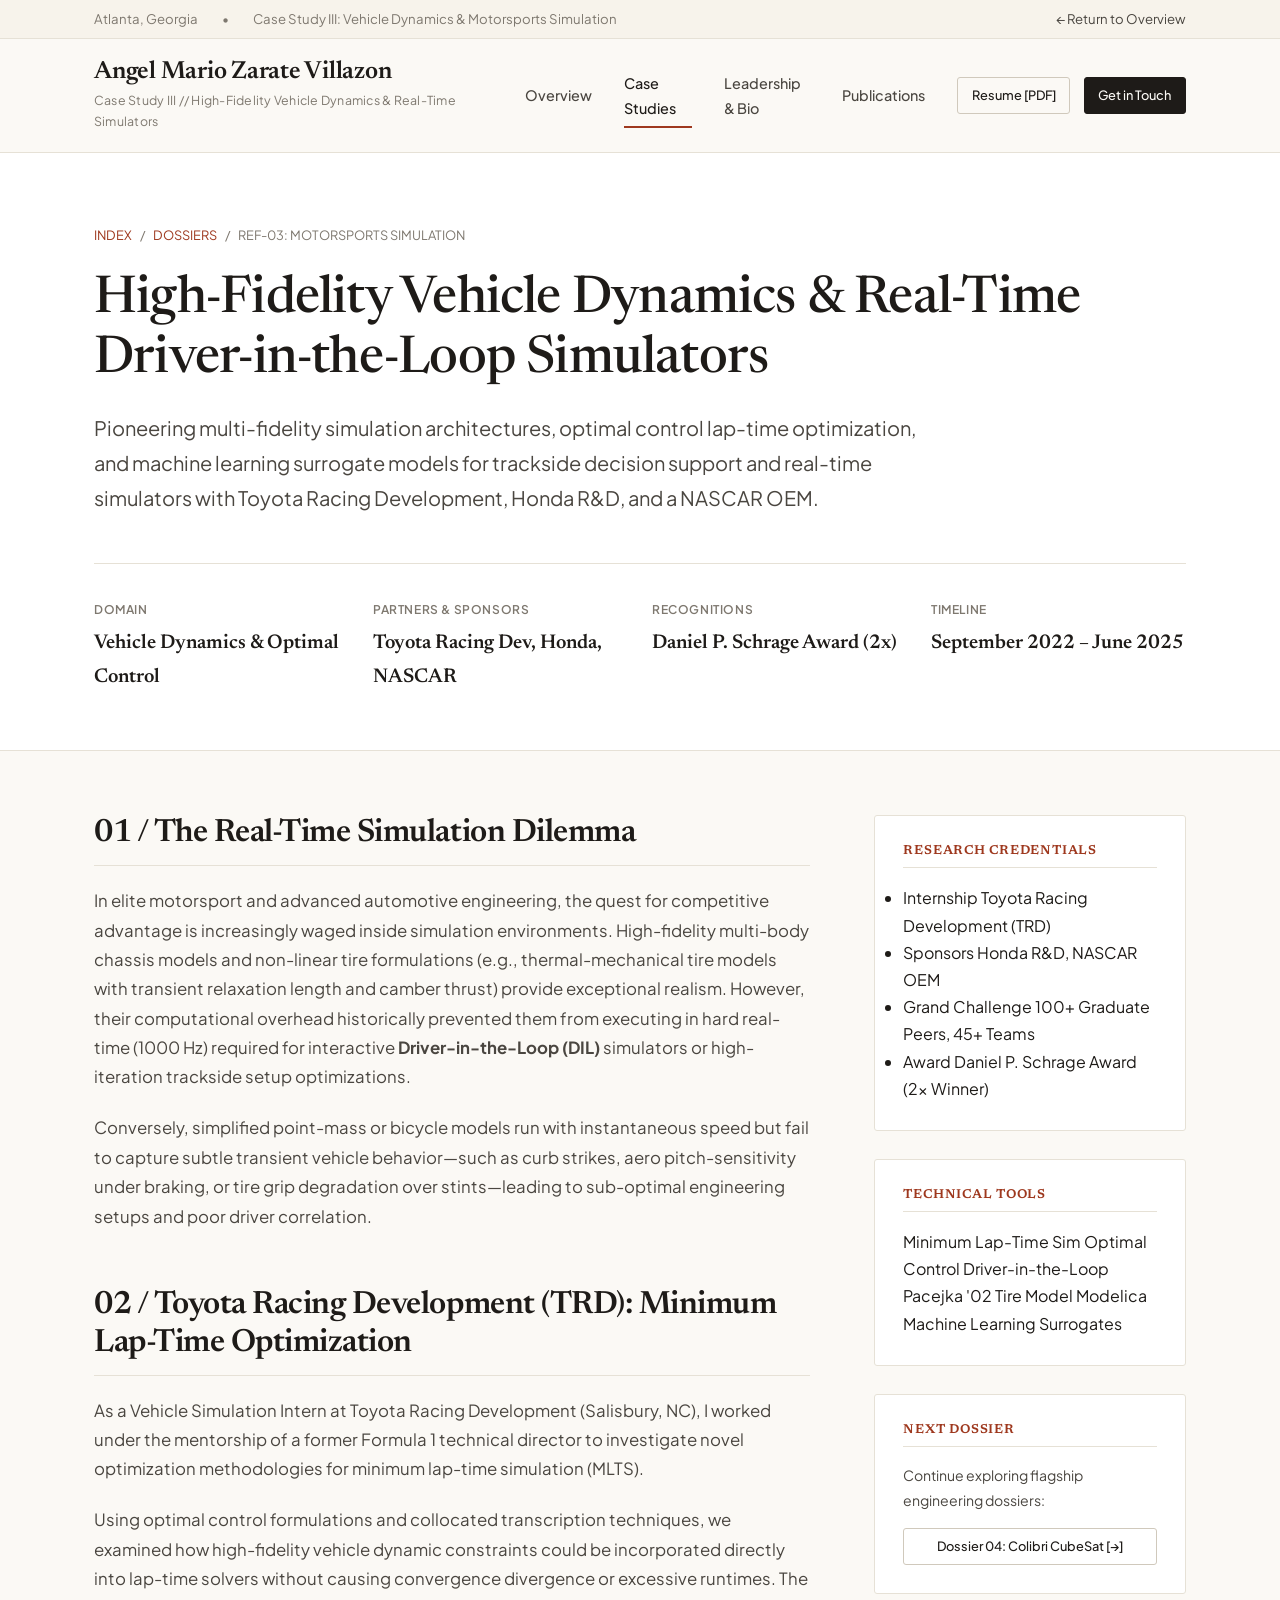
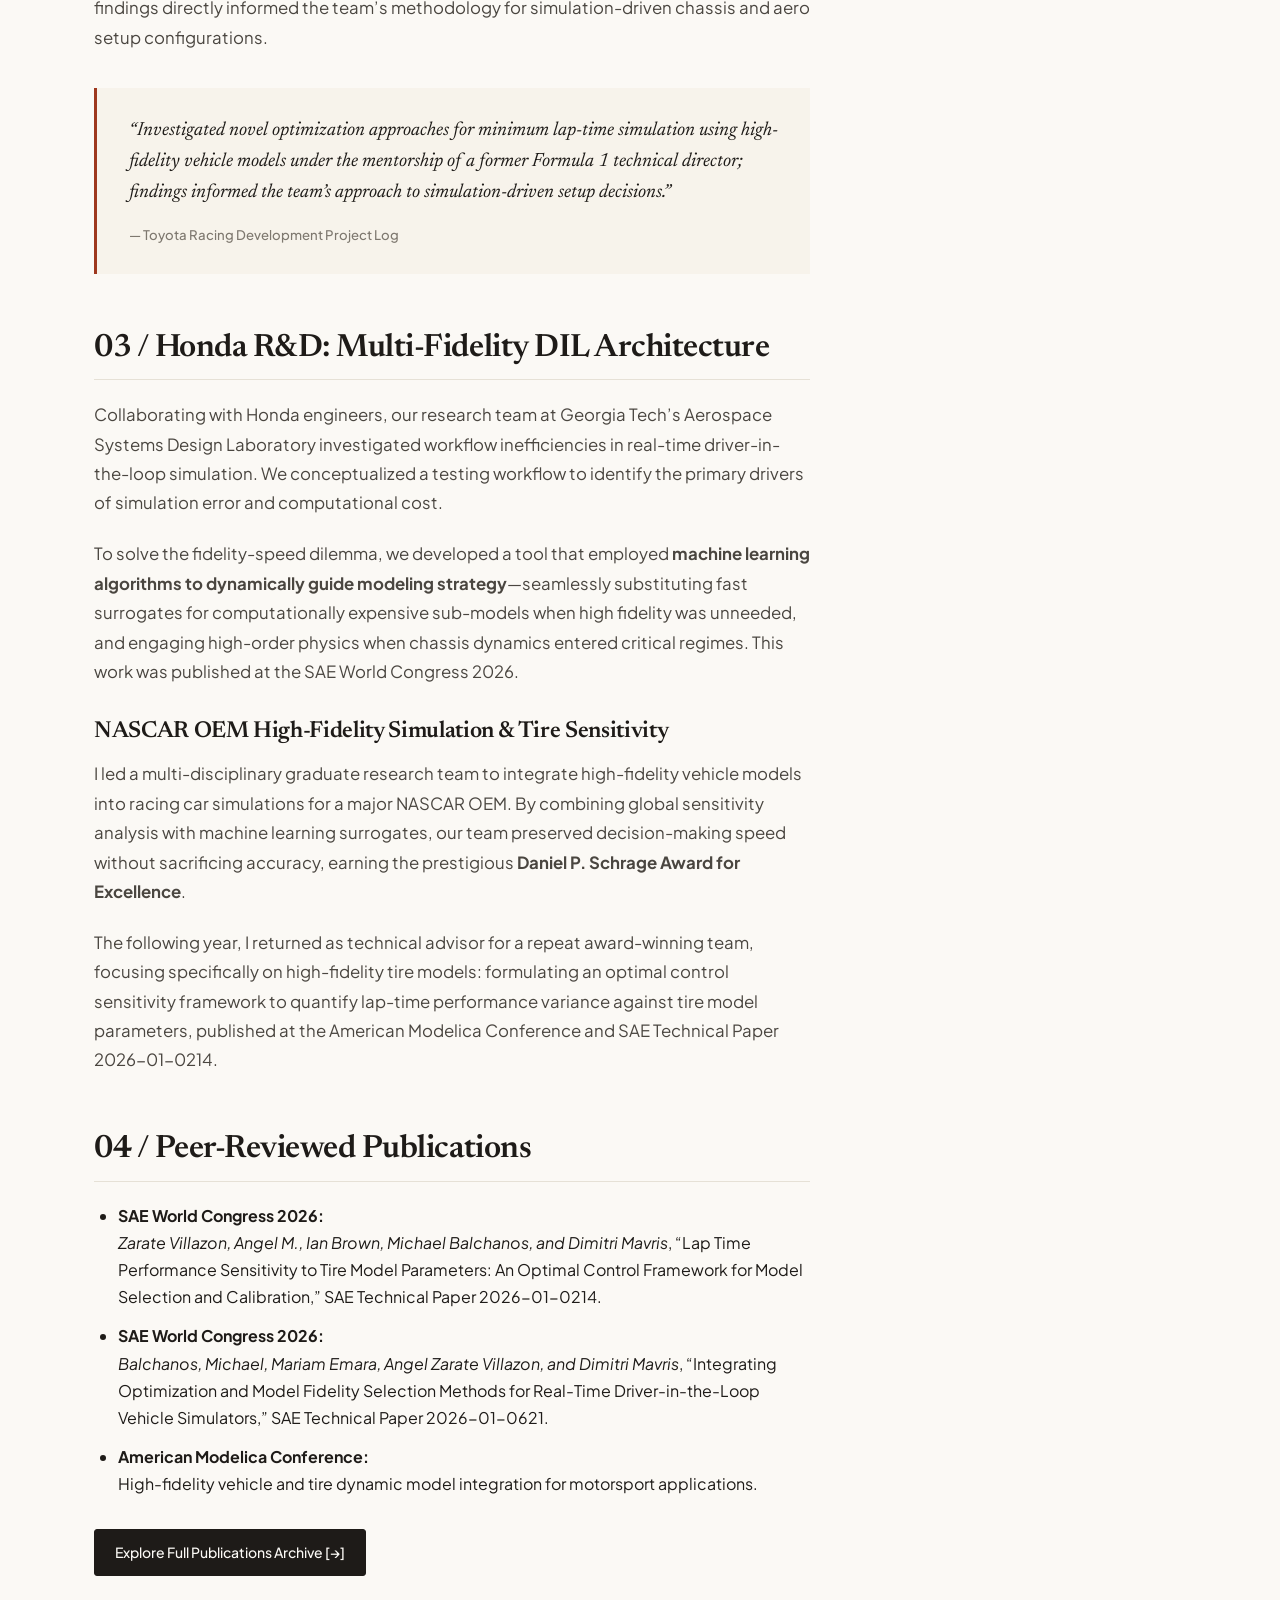
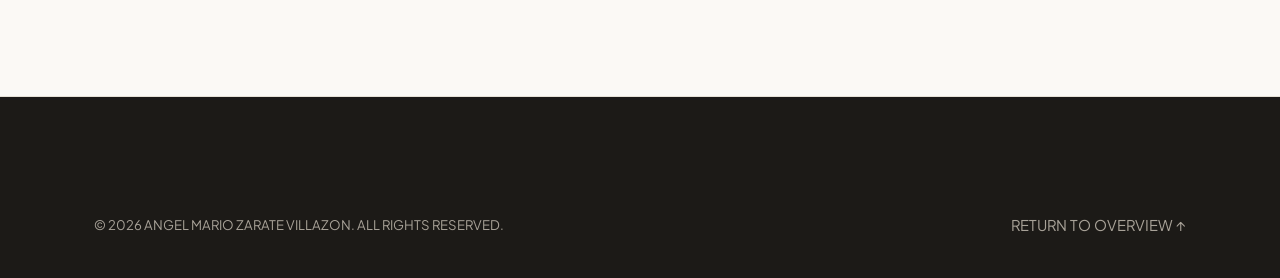
<file: dossiers/motorsports-vehicle-dynamics.html>
<!DOCTYPE html>
<html lang="en">
<head>
  <meta charset="UTF-8">
  <meta name="viewport" content="width=device-width, initial-scale=1.0">
  <title>Motorsports Simulation & Vehicle Dynamics | Angel Mario Zarate Villazon</title>
  <meta name="description" content="Technical Dossier: High-Fidelity Vehicle Dynamics, Minimum Lap-Time Simulation, and Driver-in-the-Loop Modeling with TRD, Honda, and NASCAR.">
  <link rel="stylesheet" href="../css/style.css">
  <link rel="icon" href="data:image/svg+xml,<svg xmlns=%22http://www.w3.org/2000/svg%22 viewBox=%220 0 100 100%22><text y=%22.9em%22 font-size=%2290%22>⚡</text></svg>">
</head>
<body>

  <!-- Editorial Masthead Bar -->
  <aside class="masthead-bar" aria-label="Location and affiliation">
    <div class="masthead-inner">
      <div class="masthead-meta">
        <span>Atlanta, Georgia</span>
        <span>•</span>
        <span>Case Study III: Vehicle Dynamics & Motorsports Simulation</span>
      </div>
      <div class="masthead-contact-links">
        <a href="../index.html" class="masthead-contact-link">← Return to Overview</a>
      </div>
    </div>
  </aside>

  <!-- Site Header -->
  <header class="site-header">
    <div class="header-container">
      <a href="../index.html" class="brand-link">
        <span class="brand-title">Angel Mario Zarate Villazon</span>
        <span class="brand-subtitle">Case Study III // High-Fidelity Vehicle Dynamics & Real-Time Simulators</span>
      </a>

      <button class="mobile-toggle" aria-expanded="false" aria-label="Toggle navigation">Menu [≡]</button>

      <nav class="site-nav">
        <a href="../index.html" class="nav-link">Overview</a>
        <a href="../index.html#case-studies" class="nav-link active">Case Studies</a>
        <a href="../about.html" class="nav-link">Leadership & Bio</a>
        <a href="../publications.html" class="nav-link">Publications</a>
        <div class="nav-actions">
          <a href="../assets/Mario_Zarate_Resume.pdf" class="btn btn-outline btn-sm" target="_blank" rel="noopener">Resume [PDF]</a>
          <a href="../index.html#contact" class="btn btn-primary btn-sm">Get in Touch</a>
        </div>
      </nav>
    </div>
  </header>

  <!-- Main Content -->
  <main class="main-content">

    <!-- Dossier Hero -->
    <section class="dossier-hero">
      <div class="container">
        <div class="breadcrumb">
          <a href="../index.html">INDEX</a> / <a href="../index.html#dossiers">DOSSIERS</a> / <span>REF-03: MOTORSPORTS SIMULATION</span>
        </div>

        <h1 class="dossier-page-title">High-Fidelity Vehicle Dynamics & Real-Time Driver-in-the-Loop Simulators</h1>
        <p class="dossier-page-lead">
          Pioneering multi-fidelity simulation architectures, optimal control lap-time optimization, and machine learning surrogate models for trackside decision support and real-time simulators with Toyota Racing Development, Honda R&D, and a NASCAR OEM.
        </p>

        <!-- Technical Specification Grid -->
        <div class="dossier-spec-grid">
          <div class="spec-item">
            <span class="spec-label">DOMAIN</span>
            <span class="spec-val">Vehicle Dynamics & Optimal Control</span>
          </div>
          <div class="spec-item">
            <span class="spec-label">PARTNERS & SPONSORS</span>
            <span class="spec-val">Toyota Racing Dev, Honda, NASCAR</span>
          </div>
          <div class="spec-item">
            <span class="spec-label">RECOGNITIONS</span>
            <span class="spec-val">Daniel P. Schrage Award (2x)</span>
          </div>
          <div class="spec-item">
            <span class="spec-label">TIMELINE</span>
            <span class="spec-val">September 2022 – June 2025</span>
          </div>
        </div>
      </div>
    </section>

    <!-- Detailed Content Body -->
    <div class="container">
      <div class="dossier-content-grid">
        <div class="content-primary">

          <!-- Section: The Challenge -->
          <article class="content-block">
            <h2>01 / The Real-Time Simulation Dilemma</h2>
            <p>
              In elite motorsport and advanced automotive engineering, the quest for competitive advantage is increasingly waged inside simulation environments. High-fidelity multi-body chassis models and non-linear tire formulations (e.g., thermal-mechanical tire models with transient relaxation length and camber thrust) provide exceptional realism. However, their computational overhead historically prevented them from executing in hard real-time (1000 Hz) required for interactive <strong>Driver-in-the-Loop (DIL)</strong> simulators or high-iteration trackside setup optimizations.
            </p>
            <p>
              Conversely, simplified point-mass or bicycle models run with instantaneous speed but fail to capture subtle transient vehicle behavior—such as curb strikes, aero pitch-sensitivity under braking, or tire grip degradation over stints—leading to sub-optimal engineering setups and poor driver correlation.
            </p>
          </article>

          <!-- Section: TRD Vehicle Simulation -->
          <article class="content-block">
            <h2>02 / Toyota Racing Development (TRD): Minimum Lap-Time Optimization</h2>
            <p>
              As a Vehicle Simulation Intern at Toyota Racing Development (Salisbury, NC), I worked under the mentorship of a former Formula 1 technical director to investigate novel optimization methodologies for minimum lap-time simulation (MLTS).
            </p>
            <p>
              Using optimal control formulations and collocated transcription techniques, we examined how high-fidelity vehicle dynamic constraints could be incorporated directly into lap-time solvers without causing convergence divergence or excessive runtimes. The findings directly informed the team’s methodology for simulation-driven chassis and aero setup configurations.
            </p>

            <blockquote class="quote-dossier">
              “Investigated novel optimization approaches for minimum lap-time simulation using high-fidelity vehicle models under the mentorship of a former Formula 1 technical director; findings informed the team’s approach to simulation-driven setup decisions.”
              <cite>— Toyota Racing Development Project Log</cite>
            </blockquote>
          </article>

          <!-- Section: Honda & NASCAR Research -->
          <article class="content-block">
            <h2>03 / Honda R&D: Multi-Fidelity DIL Architecture</h2>
            <p>
              Collaborating with Honda engineers, our research team at Georgia Tech’s Aerospace Systems Design Laboratory investigated workflow inefficiencies in real-time driver-in-the-loop simulation. We conceptualized a testing workflow to identify the primary drivers of simulation error and computational cost.
            </p>
            <p>
              To solve the fidelity-speed dilemma, we developed a tool that employed <strong>machine learning algorithms to dynamically guide modeling strategy</strong>—seamlessly substituting fast surrogates for computationally expensive sub-models when high fidelity was unneeded, and engaging high-order physics when chassis dynamics entered critical regimes. This work was published at the SAE World Congress 2026.
            </p>

            <h3 style="margin-top: 2rem;">NASCAR OEM High-Fidelity Simulation & Tire Sensitivity</h3>
            <p>
              I led a multi-disciplinary graduate research team to integrate high-fidelity vehicle models into racing car simulations for a major NASCAR OEM. By combining global sensitivity analysis with machine learning surrogates, our team preserved decision-making speed without sacrificing accuracy, earning the prestigious <strong>Daniel P. Schrage Award for Excellence</strong>.
            </p>
            <p>
              The following year, I returned as technical advisor for a repeat award-winning team, focusing specifically on high-fidelity tire models: formulating an optimal control sensitivity framework to quantify lap-time performance variance against tire model parameters, published at the American Modelica Conference and SAE Technical Paper 2026-01-0214.
            </p>
          </article>

          <!-- Section: Publications -->
          <article class="content-block">
            <h2>04 / Peer-Reviewed Publications</h2>
            <ul style="margin-left: 1.5rem; margin-bottom: 1.5rem; color: var(--text-secondary);">
              <li style="margin-bottom: 0.75rem;">
                <strong>SAE World Congress 2026:</strong><br>
                <em>Zarate Villazon, Angel M., Ian Brown, Michael Balchanos, and Dimitri Mavris</em>, “Lap Time Performance Sensitivity to Tire Model Parameters: An Optimal Control Framework for Model Selection and Calibration,” SAE Technical Paper 2026-01-0214.
              </li>
              <li style="margin-bottom: 0.75rem;">
                <strong>SAE World Congress 2026:</strong><br>
                <em>Balchanos, Michael, Mariam Emara, Angel Zarate Villazon, and Dimitri Mavris</em>, “Integrating Optimization and Model Fidelity Selection Methods for Real-Time Driver-in-the-Loop Vehicle Simulators,” SAE Technical Paper 2026-01-0621.
              </li>
              <li style="margin-bottom: 0.75rem;">
                <strong>American Modelica Conference:</strong><br>
                High-fidelity vehicle and tire dynamic model integration for motorsport applications.
              </li>
            </ul>

            <div style="margin-top: 2rem;">
              <a href="../publications.html" class="btn btn-primary">
                Explore Full Publications Archive [→]
              </a>
            </div>
          </article>

        </div>

        <!-- Sidebar Specifications -->
        <aside class="content-secondary">
          <div class="sidebar-card">
            <h3 class="sidebar-title">RESEARCH CREDENTIALS</h3>
            <ul class="telemetry-list" style="border: none; padding-top: 0;">
              <li class="telemetry-list-item">
                <span class="telemetry-list-key">Internship</span>
                <span class="telemetry-list-val">Toyota Racing Development (TRD)</span>
              </li>
              <li class="telemetry-list-item">
                <span class="telemetry-list-key">Sponsors</span>
                <span class="telemetry-list-val">Honda R&D, NASCAR OEM</span>
              </li>
              <li class="telemetry-list-item">
                <span class="telemetry-list-key">Grand Challenge</span>
                <span class="telemetry-list-val">100+ Graduate Peers, 45+ Teams</span>
              </li>
              <li class="telemetry-list-item">
                <span class="telemetry-list-key">Award</span>
                <span class="telemetry-list-val">Daniel P. Schrage Award (2x Winner)</span>
              </li>
            </ul>
          </div>

          <div class="sidebar-card">
            <h3 class="sidebar-title">TECHNICAL TOOLS</h3>
            <div class="matrix-tags" style="gap: 0.5rem;">
              <span class="tag tag-orange">Minimum Lap-Time Sim</span>
              <span class="tag">Optimal Control</span>
              <span class="tag">Driver-in-the-Loop</span>
              <span class="tag">Pacejka '02 Tire Model</span>
              <span class="tag">Modelica</span>
              <span class="tag">Machine Learning Surrogates</span>
            </div>
          </div>

          <div class="sidebar-card">
            <h3 class="sidebar-title">NEXT DOSSIER</h3>
            <p style="font-size: 0.88rem; margin-bottom: 1rem;">Continue exploring flagship engineering dossiers:</p>
            <a href="colibri-nanosatellite.html" class="btn btn-outline btn-sm" style="width: 100%;">
              Dossier 04: Colibri CubeSat [→]
            </a>
          </div>
        </aside>
      </div>
    </div>

  </main>

  <!-- Site Footer -->
  <footer class="site-footer">
    <div class="container footer-bottom">
      <span>© 2026 ANGEL MARIO ZARATE VILLAZON. ALL RIGHTS RESERVED.</span>
      <a href="../index.html" class="footer-nav-link">RETURN TO OVERVIEW ↑</a>
    </div>
  </footer>

  <script src="../js/main.js"></script>
</body>
</html>
</file>
<file: css/style.css>
/* ==========================================================================
   TIMELESS ACADEMIC & EDITORIAL MONOGRAPH DESIGN SYSTEM
   Author: Angel Mario Zarate Villazon
   Aesthetic: Refined Publication, Newsreader Serif, Humanist Typography
   Zero Sci-Fi / Terminal Tropes
   ========================================================================== */

@import url('https://fonts.googleapis.com/css2?family=Instrument+Serif:ital@0;1&family=Newsreader:ital,opsz,wght@0,6..72,300..700;1,6..72,300..700&family=Plus+Jakarta+Sans:wght@300;400;500;600;700&family=JetBrains+Mono:wght@400;500&display=swap');

:root {
  /* Warm Natural Paper & Editorial Surfaces */
  --bg-canvas: #FBF9F5;
  --bg-surface: #FFFFFF;
  --bg-subtle: #F4F0E8;
  --bg-warm-tint: #F7F3EB;
  --bg-dark: #1C1A17;

  /* Rich Organic Inks (Not synthetic hex black) */
  --ink-primary: #1E1B18;
  --ink-secondary: #4A4640;
  --ink-muted: #7E786F;
  --ink-light: #FBF9F5;
  --ink-light-muted: #A8A298;

  /* Refined Editorial Borders */
  --border-paper: #E6E1D6;
  --border-medium: #D0C9BC;
  --border-strong: #1E1B18;
  --border-light: rgba(255, 255, 255, 0.15);

  /* Academic & Handcrafted Signature Accents */
  --accent-sienna: #9E381E;
  --accent-sienna-hover: #7E2A14;
  --accent-sienna-subtle: #F7EDE9;
  --accent-forest: #2B4C38;
  --accent-forest-subtle: #EEF4F0;
  --accent-cobalt: #24415C;

  /* Typography */
  --font-serif: 'Newsreader', Georgia, serif;
  --font-display-serif: 'Instrument Serif', 'Newsreader', Georgia, serif;
  --font-sans: 'Plus Jakarta Sans', -apple-system, BlinkMacSystemFont, sans-serif;
  --font-mono: 'JetBrains Mono', Consolas, monospace;

  /* Layout Constrains */
  --max-width: 1140px;
  --radius-sm: 3px;
  --radius-md: 6px;

  /* Transitions */
  --transition-fast: 0.15s ease;
  --transition-smooth: 0.25s cubic-bezier(0.16, 1, 0.3, 1);
}

/* Base Reset & Defaults */
*, *::before, *::after {
  box-sizing: border-box;
  margin: 0;
  padding: 0;
}

html {
  font-size: 16px;
  scroll-behavior: smooth;
  text-rendering: optimizeLegibility;
  -webkit-font-smoothing: antialiased;
}

body {
  background-color: var(--bg-canvas);
  color: var(--ink-primary);
  font-family: var(--font-sans);
  font-size: 1rem;
  line-height: 1.7;
  min-height: 100vh;
  display: flex;
  flex-direction: column;
}

/* Headings & Typographic System */
h1, h2, h3, h4, h5, h6 {
  font-family: var(--font-serif);
  font-weight: 500;
  line-height: 1.18;
  color: var(--ink-primary);
  letter-spacing: -0.015em;
}

p {
  color: var(--ink-secondary);
  font-size: 1.05rem;
  line-height: 1.75;
}

a {
  color: inherit;
  text-decoration: none;
  transition: color var(--transition-fast);
}

/* Editorial Top Masthead Bar */
.masthead-bar {
  background-color: var(--bg-warm-tint);
  border-bottom: 1px solid var(--border-paper);
  font-size: 0.825rem;
  color: var(--ink-muted);
  padding: 0.5rem 0;
}

.masthead-inner {
  max-width: var(--max-width);
  margin: 0 auto;
  padding: 0 1.5rem;
  display: flex;
  justify-content: space-between;
  align-items: center;
}

.masthead-meta {
  display: flex;
  align-items: center;
  gap: 1.5rem;
}

.masthead-meta span {
  display: inline-flex;
  align-items: center;
  gap: 0.4rem;
}

.masthead-contact-links {
  display: flex;
  align-items: center;
  gap: 1.25rem;
}

.masthead-contact-link {
  color: var(--ink-secondary);
  transition: color var(--transition-fast);
}

.masthead-contact-link:hover {
  color: var(--accent-sienna);
}

/* Primary Navigation Header */
.site-header {
  background-color: var(--bg-canvas);
  border-bottom: 1px solid var(--border-paper);
  position: sticky;
  top: 0;
  z-index: 100;
  backdrop-filter: blur(10px);
  -webkit-backdrop-filter: blur(10px);
}

.header-container {
  max-width: var(--max-width);
  margin: 0 auto;
  padding: 1.25rem 1.5rem;
  display: flex;
  align-items: center;
  justify-content: space-between;
  gap: 2rem;
}

.brand-link {
  display: flex;
  flex-direction: column;
}

.brand-title {
  font-family: var(--font-serif);
  font-size: 1.55rem;
  font-weight: 600;
  color: var(--ink-primary);
  letter-spacing: -0.01em;
  line-height: 1.1;
}

.brand-subtitle {
  font-family: var(--font-sans);
  font-size: 0.775rem;
  color: var(--ink-muted);
  letter-spacing: 0.02em;
  margin-top: 0.2rem;
}

.site-nav {
  display: flex;
  align-items: center;
  gap: 2rem;
}

.nav-link {
  font-family: var(--font-sans);
  font-size: 0.9rem;
  font-weight: 500;
  color: var(--ink-secondary);
  position: relative;
  padding: 0.25rem 0;
  transition: color var(--transition-fast);
}

.nav-link:hover, .nav-link.active {
  color: var(--ink-primary);
}

.nav-link.active::after {
  content: '';
  position: absolute;
  bottom: -4px;
  left: 0;
  width: 100%;
  height: 2px;
  background-color: var(--accent-sienna);
}

.nav-actions {
  display: flex;
  align-items: center;
  gap: 0.85rem;
}

/* Buttons & Editorial Action Tags */
.btn {
  display: inline-flex;
  align-items: center;
  justify-content: center;
  gap: 0.5rem;
  font-family: var(--font-sans);
  font-size: 0.875rem;
  font-weight: 500;
  padding: 0.65rem 1.25rem;
  border-radius: var(--radius-sm);
  transition: all var(--transition-smooth);
  cursor: pointer;
  white-space: nowrap;
}

.btn-primary {
  background-color: var(--ink-primary);
  color: var(--bg-canvas);
  border: 1px solid var(--ink-primary);
}

.btn-primary:hover {
  background-color: var(--accent-sienna);
  border-color: var(--accent-sienna);
  color: #FFFFFF;
}

.btn-outline {
  background-color: transparent;
  color: var(--ink-primary);
  border: 1px solid var(--border-medium);
}

.btn-outline:hover {
  background-color: var(--bg-subtle);
  border-color: var(--ink-primary);
}

.btn-sienna {
  background-color: var(--accent-sienna);
  color: #FFFFFF;
  border: 1px solid var(--accent-sienna);
}

.btn-sienna:hover {
  background-color: var(--accent-sienna-hover);
  border-color: var(--accent-sienna-hover);
}

.btn-sm {
  padding: 0.4rem 0.85rem;
  font-size: 0.8rem;
}

/* Section Shells */
.main-content {
  flex: 1;
}

.container {
  max-width: var(--max-width);
  margin: 0 auto;
  padding: 0 1.5rem;
}

.section {
  padding: 5rem 0;
  border-bottom: 1px solid var(--border-paper);
}

.section:last-of-type {
  border-bottom: none;
}

.section-header {
  display: flex;
  justify-content: space-between;
  align-items: flex-end;
  margin-bottom: 3rem;
  padding-bottom: 1.25rem;
  border-bottom: 1px solid var(--border-paper);
}

.section-eyebrow {
  font-family: var(--font-sans);
  font-size: 0.8rem;
  font-weight: 600;
  text-transform: uppercase;
  letter-spacing: 0.08em;
  color: var(--accent-sienna);
  margin-bottom: 0.4rem;
  display: block;
}

.section-title {
  font-size: 2.5rem;
  font-weight: 500;
}

.section-action {
  font-size: 0.9rem;
  font-weight: 500;
  color: var(--accent-sienna);
  display: inline-flex;
  align-items: center;
  gap: 0.35rem;
}

.section-action:hover {
  text-decoration: underline;
}

/* HERO SECTION */
.hero-section {
  padding: 5.5rem 0 4.5rem;
  border-bottom: 1px solid var(--border-paper);
}

.hero-grid {
  display: grid;
  grid-template-columns: 1.35fr 1fr;
  gap: 4rem;
  align-items: center;
}

.hero-intro-label {
  font-family: var(--font-sans);
  font-size: 0.825rem;
  font-weight: 600;
  text-transform: uppercase;
  letter-spacing: 0.08em;
  color: var(--accent-sienna);
  margin-bottom: 1rem;
  display: block;
}

.hero-title {
  font-size: 3.6rem;
  line-height: 1.1;
  font-weight: 500;
  letter-spacing: -0.02em;
  margin-bottom: 1.75rem;
}

.hero-title em {
  font-family: var(--font-display-serif);
  font-style: italic;
  font-weight: 400;
  color: var(--accent-sienna);
}

.hero-lead-text {
  font-size: 1.2rem;
  line-height: 1.75;
  color: var(--ink-secondary);
  margin-bottom: 2.25rem;
}

.hero-actions {
  display: flex;
  flex-wrap: wrap;
  gap: 1rem;
  align-items: center;
}

/* Hero Monograph Card */
.monograph-card {
  background-color: var(--bg-surface);
  border: 1px solid var(--border-paper);
  border-radius: var(--radius-sm);
  padding: 2.25rem;
  box-shadow: 0 4px 18px rgba(30, 27, 24, 0.03);
}

.monograph-card-heading {
  font-family: var(--font-serif);
  font-size: 1.3rem;
  font-weight: 600;
  padding-bottom: 0.85rem;
  border-bottom: 1px solid var(--border-paper);
  margin-bottom: 1.5rem;
  display: flex;
  justify-content: space-between;
  align-items: baseline;
}

.monograph-meta-row {
  display: grid;
  grid-template-columns: 1fr 1fr;
  gap: 1.5rem;
  margin-bottom: 1.5rem;
}

.monograph-stat {
  padding: 1rem;
  background-color: var(--bg-warm-tint);
  border: 1px solid var(--border-paper);
  border-radius: var(--radius-sm);
}

.monograph-stat-num {
  font-family: var(--font-serif);
  font-size: 2.1rem;
  font-weight: 600;
  color: var(--ink-primary);
  line-height: 1;
}

.monograph-stat-num span {
  font-size: 1rem;
  font-weight: 400;
  color: var(--ink-muted);
}

.monograph-stat-label {
  font-size: 0.8rem;
  color: var(--ink-muted);
  margin-top: 0.35rem;
}

.monograph-list {
  list-style: none;
  border-top: 1px solid var(--border-paper);
  padding-top: 1.25rem;
}

.monograph-list-item {
  display: flex;
  justify-content: space-between;
  align-items: baseline;
  gap: 1.5rem;
  padding: 0.55rem 0;
  font-size: 0.9rem;
  border-bottom: 1px solid var(--border-paper);
}

.monograph-list-item:last-child {
  border-bottom: none;
}

.monograph-list-key {
  font-size: 0.825rem;
  color: var(--ink-muted);
  flex-shrink: 0;
}

.monograph-list-val {
  font-weight: 500;
  color: var(--ink-primary);
  text-align: right;
}

/* CORE CAPABILITIES: EDITORIAL GRID */
.capabilities-grid {
  display: grid;
  grid-template-columns: repeat(4, 1fr);
  gap: 1.75rem;
}

.capability-card {
  background-color: var(--bg-surface);
  border: 1px solid var(--border-paper);
  border-radius: var(--radius-sm);
  padding: 2rem 1.75rem;
  display: flex;
  flex-direction: column;
  transition: transform var(--transition-smooth), border-color var(--transition-smooth);
}

.capability-card:hover {
  transform: translateY(-3px);
  border-color: var(--border-strong);
}

.capability-num {
  font-family: var(--font-serif);
  font-style: italic;
  font-size: 1.1rem;
  color: var(--accent-sienna);
  margin-bottom: 0.75rem;
}

.capability-title {
  font-family: var(--font-serif);
  font-size: 1.45rem;
  font-weight: 600;
  line-height: 1.25;
  margin-bottom: 0.85rem;
}

.capability-desc {
  font-size: 0.95rem;
  color: var(--ink-secondary);
  line-height: 1.65;
  margin-bottom: 1.5rem;
  flex-grow: 1;
}

.capability-tags {
  display: flex;
  flex-wrap: wrap;
  gap: 0.4rem;
}

.badge {
  font-size: 0.75rem;
  font-weight: 500;
  padding: 0.25rem 0.6rem;
  background-color: var(--bg-subtle);
  border: 1px solid var(--border-paper);
  color: var(--ink-secondary);
  border-radius: var(--radius-sm);
}

.badge-sienna {
  background-color: var(--accent-sienna-subtle);
  border-color: rgba(158, 56, 30, 0.2);
  color: var(--accent-sienna);
}

/* FLAGSHIP CASE STUDIES */
.case-study-list {
  display: flex;
  flex-direction: column;
  gap: 2.25rem;
}

.case-study-card {
  background-color: var(--bg-surface);
  border: 1px solid var(--border-paper);
  border-radius: var(--radius-sm);
  transition: border-color var(--transition-smooth), box-shadow var(--transition-smooth);
  overflow: hidden;
}

.case-study-card:hover {
  border-color: var(--border-strong);
  box-shadow: 0 10px 30px rgba(30, 27, 24, 0.04);
}

.case-study-grid {
  display: grid;
  grid-template-columns: 280px 1fr auto;
  gap: 2.5rem;
  padding: 2.5rem;
  align-items: start;
}

.case-study-meta {
  border-right: 1px solid var(--border-paper);
  padding-right: 2rem;
  display: flex;
  flex-direction: column;
  gap: 0.85rem;
}

.case-study-num {
  font-family: var(--font-serif);
  font-style: italic;
  font-size: 1.15rem;
  color: var(--accent-sienna);
}

.case-study-domain {
  font-size: 0.825rem;
  font-weight: 600;
  text-transform: uppercase;
  letter-spacing: 0.05em;
  color: var(--ink-muted);
}

.case-study-collaborators {
  font-size: 0.95rem;
  font-weight: 600;
  color: var(--ink-primary);
}

.case-study-timeline {
  font-size: 0.825rem;
  color: var(--ink-secondary);
}

.case-study-body {
  display: flex;
  flex-direction: column;
  gap: 1rem;
}

.case-study-title {
  font-size: 1.95rem;
  font-weight: 600;
  line-height: 1.2;
}

.case-study-summary {
  font-size: 1.05rem;
  color: var(--ink-secondary);
  line-height: 1.7;
}

.case-study-bullets {
  list-style: none;
  display: flex;
  flex-direction: column;
  gap: 0.5rem;
  margin-top: 0.5rem;
}

.case-study-bullet-item {
  font-size: 0.95rem;
  color: var(--ink-secondary);
  display: flex;
  align-items: flex-start;
  gap: 0.75rem;
  line-height: 1.6;
}

.case-study-bullet-item::before {
  content: '—';
  color: var(--accent-sienna);
  font-weight: 600;
}

.case-study-cta-col {
  display: flex;
  flex-direction: column;
  align-items: flex-end;
  justify-content: space-between;
  height: 100%;
  gap: 2rem;
}

.link-out {
  font-size: 0.85rem;
  font-weight: 500;
  color: var(--accent-sienna);
  display: inline-flex;
  align-items: center;
  gap: 0.35rem;
}

.link-out:hover {
  text-decoration: underline;
}

/* LEADERSHIP SECTION */
.leadership-grid {
  display: grid;
  grid-template-columns: repeat(3, 1fr);
  gap: 1.75rem;
}

.lead-card {
  background-color: var(--bg-surface);
  border: 1px solid var(--border-paper);
  border-radius: var(--radius-sm);
  padding: 2.25rem 2rem;
  display: flex;
  flex-direction: column;
  justify-content: space-between;
  transition: border-color var(--transition-smooth);
}

.lead-card:hover {
  border-color: var(--border-strong);
}

.lead-role-title {
  font-size: 1.55rem;
  font-weight: 600;
  line-height: 1.25;
  margin: 0.35rem 0 0.2rem;
}

.lead-org-name {
  font-size: 0.85rem;
  font-weight: 600;
  text-transform: uppercase;
  letter-spacing: 0.05em;
  color: var(--accent-sienna);
}

.lead-tenure {
  font-size: 0.825rem;
  color: var(--ink-muted);
  margin-bottom: 1.25rem;
}

.lead-body-text {
  font-size: 0.95rem;
  color: var(--ink-secondary);
  line-height: 1.7;
  margin-bottom: 1.5rem;
}

/* PUBLICATIONS TABLE */
.pub-table {
  width: 100%;
  border-collapse: collapse;
  font-size: 0.95rem;
  background-color: var(--bg-surface);
  border: 1px solid var(--border-paper);
}

.pub-table th {
  font-size: 0.775rem;
  font-weight: 600;
  text-transform: uppercase;
  letter-spacing: 0.06em;
  color: var(--ink-muted);
  background-color: var(--bg-warm-tint);
  padding: 1rem 1.5rem;
  border-bottom: 1px solid var(--border-paper);
  text-align: left;
}

.pub-table td {
  padding: 1.35rem 1.5rem;
  border-bottom: 1px solid var(--border-paper);
  vertical-align: top;
}

.pub-table tr:last-child td {
  border-bottom: none;
}

.pub-table tr:hover td {
  background-color: var(--bg-canvas);
}

.pub-venue-badge {
  display: inline-block;
  font-size: 0.8rem;
  font-weight: 600;
  padding: 0.25rem 0.6rem;
  background-color: var(--bg-warm-tint);
  border: 1px solid var(--border-paper);
  color: var(--ink-primary);
  border-radius: var(--radius-sm);
}

.pub-title-cell {
  font-family: var(--font-serif);
  font-size: 1.15rem;
  font-weight: 600;
  color: var(--ink-primary);
  margin-bottom: 0.4rem;
  line-height: 1.35;
}

.pub-authors-cell {
  font-size: 0.875rem;
  color: var(--ink-muted);
}

.pub-meta-cell {
  font-size: 0.875rem;
  color: var(--ink-secondary);
  white-space: nowrap;
}

/* FOOTER */
.site-footer {
  background-color: var(--bg-dark);
  color: var(--ink-light);
  padding: 5rem 0 2.5rem;
  margin-top: auto;
  border-top: 1px solid var(--border-paper);
}

.footer-grid {
  display: grid;
  grid-template-columns: 1.5fr 1fr 1fr;
  gap: 4rem;
  padding-bottom: 4rem;
  border-bottom: 1px solid var(--border-light);
}

.footer-brand-title {
  font-family: var(--font-serif);
  font-size: 1.75rem;
  font-weight: 600;
  color: #FFFFFF;
  margin-bottom: 0.75rem;
  display: block;
}

.footer-brand-desc {
  color: var(--ink-light-muted);
  font-size: 0.95rem;
  line-height: 1.7;
  max-width: 26rem;
}

.footer-col-title {
  font-size: 0.8rem;
  font-weight: 600;
  text-transform: uppercase;
  letter-spacing: 0.08em;
  color: #D88E77;
  margin-bottom: 1.25rem;
}

.footer-nav-list {
  list-style: none;
  display: flex;
  flex-direction: column;
  gap: 0.75rem;
}

.footer-nav-link {
  color: var(--ink-light-muted);
  font-size: 0.925rem;
  transition: color var(--transition-fast);
}

.footer-nav-link:hover {
  color: #FFFFFF;
}

.footer-bottom {
  display: flex;
  justify-content: space-between;
  align-items: center;
  padding-top: 2.25rem;
  font-size: 0.825rem;
  color: var(--ink-light-muted);
}

/* DOSSIER DETAIL PAGES */
.dossier-hero {
  padding: 4.5rem 0 3.5rem;
  border-bottom: 1px solid var(--border-paper);
  background-color: var(--bg-surface);
}

.breadcrumb {
  font-size: 0.8rem;
  color: var(--ink-muted);
  margin-bottom: 1.5rem;
  display: flex;
  align-items: center;
  gap: 0.5rem;
}

.breadcrumb a {
  color: var(--accent-sienna);
}

.dossier-page-title {
  font-size: 3.25rem;
  line-height: 1.15;
  font-weight: 500;
  margin-bottom: 1.25rem;
}

.dossier-page-lead {
  font-size: 1.25rem;
  color: var(--ink-secondary);
  line-height: 1.75;
  max-width: 52rem;
}

.dossier-spec-grid {
  display: grid;
  grid-template-columns: repeat(4, 1fr);
  gap: 1.5rem;
  margin-top: 3rem;
  padding-top: 2.25rem;
  border-top: 1px solid var(--border-paper);
}

.spec-item {
  display: flex;
  flex-direction: column;
}

.spec-label {
  font-size: 0.75rem;
  font-weight: 600;
  color: var(--ink-muted);
  text-transform: uppercase;
  letter-spacing: 0.05em;
  margin-bottom: 0.35rem;
}

.spec-val {
  font-family: var(--font-serif);
  font-size: 1.25rem;
  font-weight: 600;
  color: var(--ink-primary);
}

.dossier-content-grid {
  display: grid;
  grid-template-columns: 2.3fr 1fr;
  gap: 4rem;
  padding: 4rem 0;
}

.content-block {
  margin-bottom: 3.5rem;
}

.content-block h2 {
  font-size: 2rem;
  font-weight: 600;
  margin-bottom: 1.25rem;
  padding-bottom: 0.75rem;
  border-bottom: 1px solid var(--border-paper);
}

.content-block h3 {
  font-size: 1.45rem;
  font-weight: 600;
  margin: 2rem 0 0.85rem;
}

.content-block p {
  margin-bottom: 1.35rem;
}

.quote-dossier {
  background-color: var(--bg-warm-tint);
  border-left: 3px solid var(--accent-sienna);
  padding: 1.75rem 2rem;
  margin: 2.25rem 0;
  font-family: var(--font-serif);
  font-size: 1.2rem;
  font-style: italic;
  color: var(--ink-primary);
  line-height: 1.6;
}

.quote-dossier cite {
  display: block;
  font-family: var(--font-sans);
  font-size: 0.825rem;
  font-style: normal;
  font-weight: 500;
  color: var(--ink-muted);
  margin-top: 1rem;
}

.sidebar-card {
  background-color: var(--bg-surface);
  border: 1px solid var(--border-paper);
  border-radius: var(--radius-sm);
  padding: 1.75rem;
  margin-bottom: 1.75rem;
}

.sidebar-title {
  font-size: 0.8rem;
  font-weight: 600;
  text-transform: uppercase;
  letter-spacing: 0.06em;
  color: var(--accent-sienna);
  margin-bottom: 1rem;
  padding-bottom: 0.5rem;
  border-bottom: 1px solid var(--border-paper);
}

/* RESPONSIVE DESIGN */
@media (max-width: 992px) {
  .hero-grid {
    grid-template-columns: 1fr;
    gap: 3rem;
  }
  .capabilities-grid {
    grid-template-columns: repeat(2, 1fr);
  }
  .case-study-grid {
    grid-template-columns: 1fr;
    gap: 1.75rem;
  }
  .case-study-meta {
    border-right: none;
    border-bottom: 1px solid var(--border-paper);
    padding-right: 0;
    padding-bottom: 1.5rem;
  }
  .case-study-cta-col {
    align-items: flex-start;
  }
  .leadership-grid {
    grid-template-columns: 1fr;
  }
  .footer-grid {
    grid-template-columns: 1fr;
    gap: 2.5rem;
  }
  .dossier-content-grid {
    grid-template-columns: 1fr;
  }
  .dossier-spec-grid {
    grid-template-columns: repeat(2, 1fr);
  }
}

@media (max-width: 768px) {
  .hero-title {
    font-size: 2.65rem;
  }
  .capabilities-grid {
    grid-template-columns: 1fr;
  }
  .site-nav {
    display: none;
  }
  .site-nav.mobile-open {
    display: flex;
    flex-direction: column;
    position: absolute;
    top: 68px;
    left: 0;
    right: 0;
    background-color: var(--bg-canvas);
    border-bottom: 1px solid var(--border-paper);
    padding: 1.5rem;
    gap: 1.25rem;
    box-shadow: 0 8px 24px rgba(30, 27, 24, 0.08);
  }
  .mobile-toggle {
    display: flex !important;
  }
}

.mobile-toggle {
  display: none;
  background: none;
  border: 1px solid var(--border-paper);
  padding: 0.4rem 0.75rem;
  font-family: var(--font-sans);
  font-size: 0.85rem;
  cursor: pointer;
}
</file>
